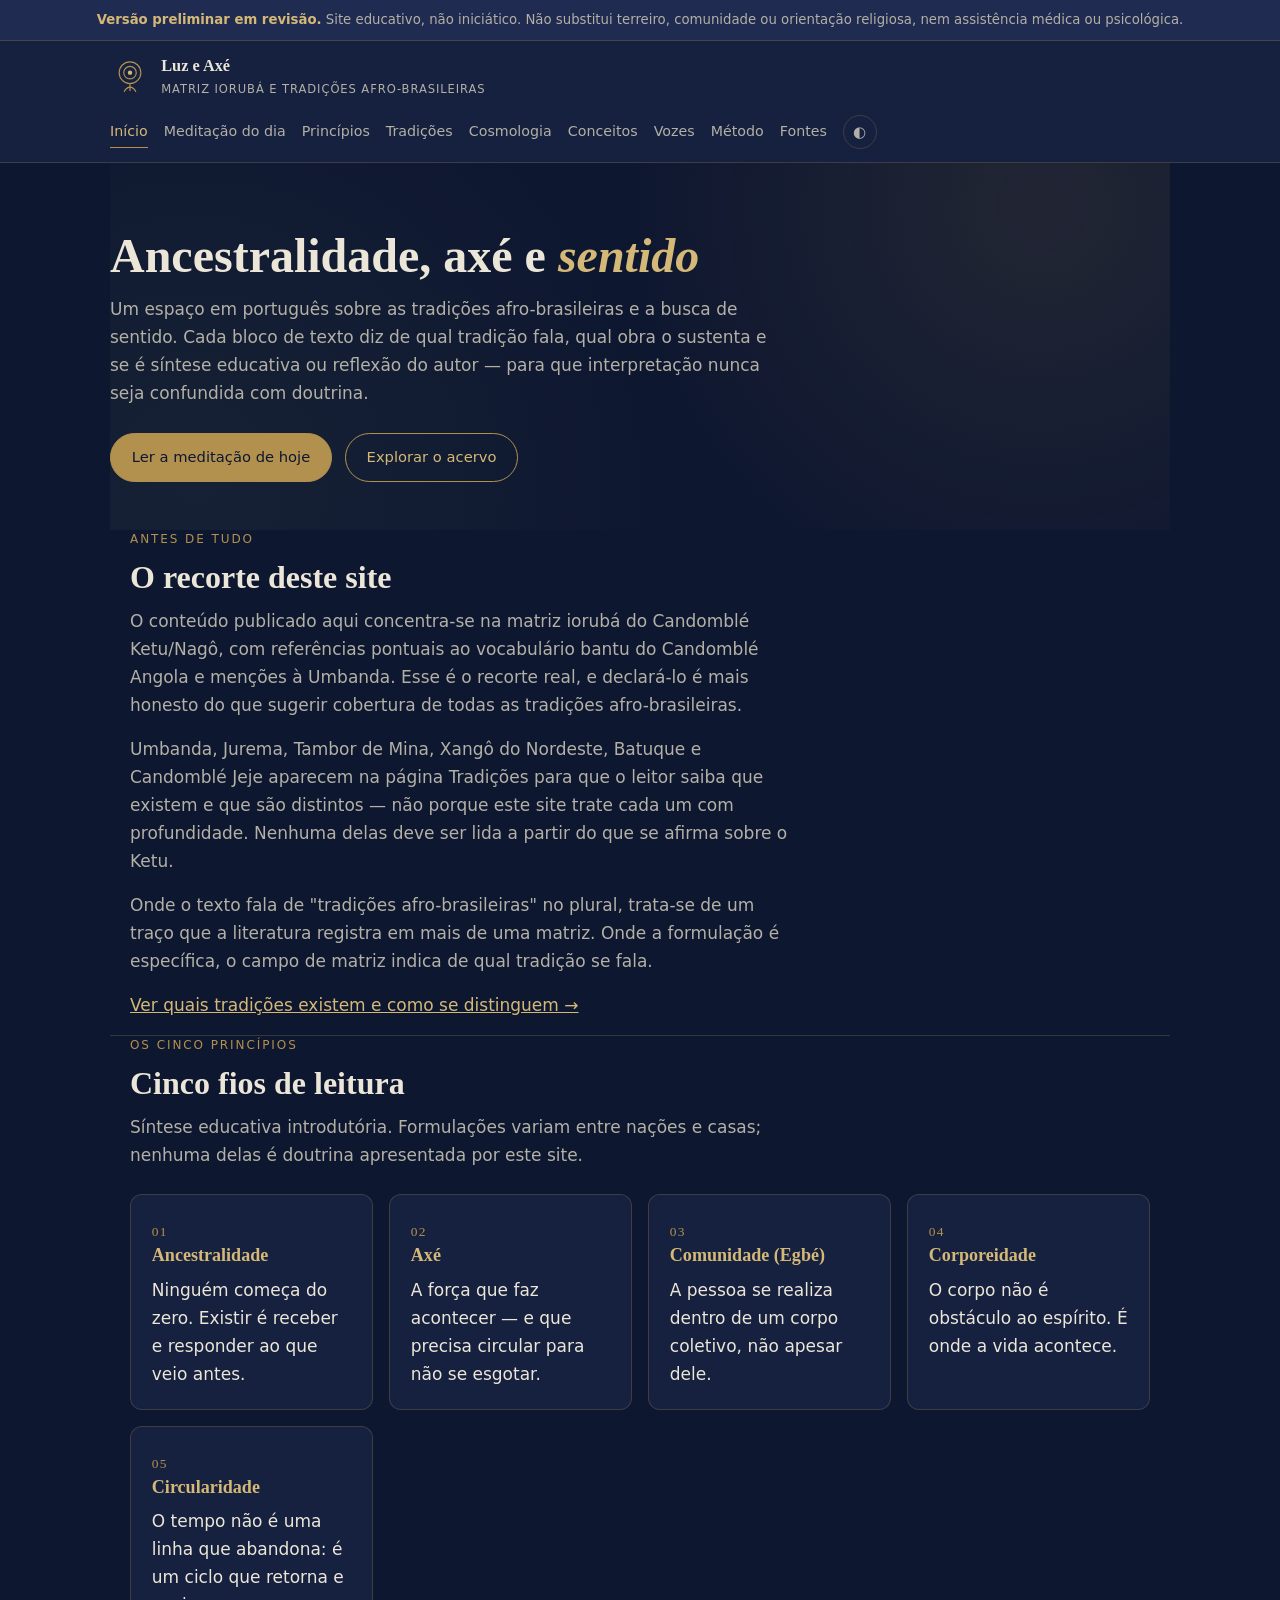
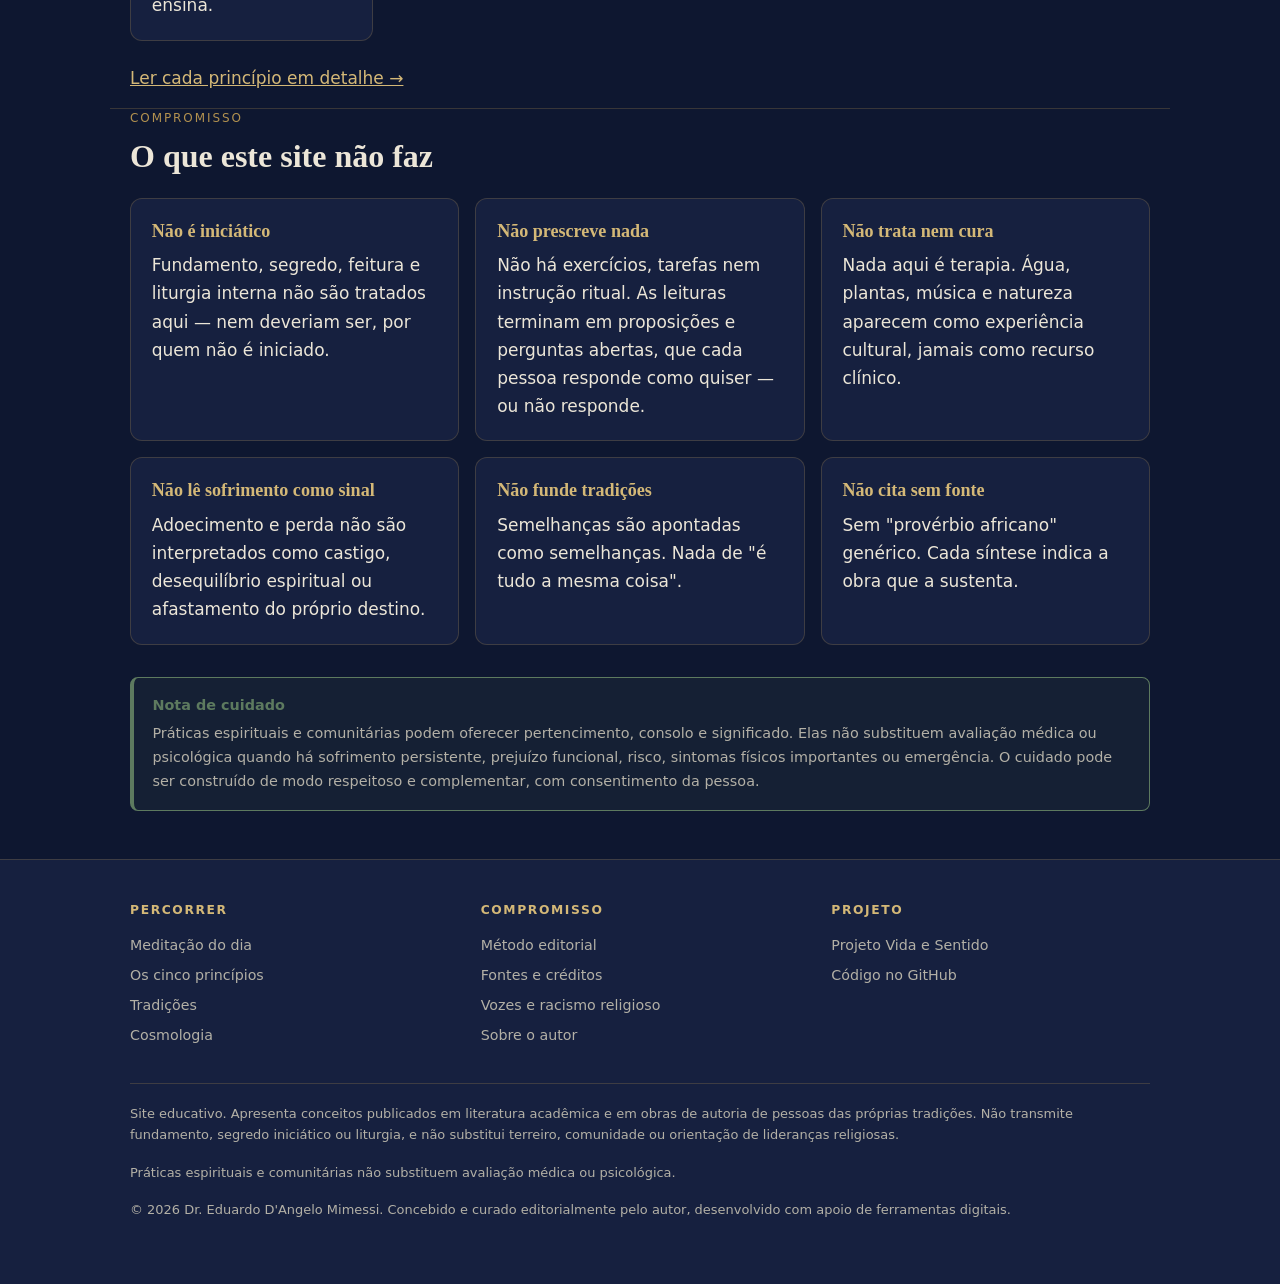
<file: docs/index.html>
<!doctype html>
<html lang="pt-BR" data-tema="escuro">
<head>
<meta charset="utf-8">
<meta name="viewport" content="width=device-width, initial-scale=1, viewport-fit=cover">
<title>Luz e Axé — Matriz iorubá e tradições afro-brasileiras</title>
<meta name="description" content="Ancestralidade, axé, comunidade, corporeidade e circularidade a partir da matriz iorubá do Candomblé Ketu, com fontes nomeadas e distinção explícita entre tradição e reflexão autoral.">
<meta name="author" content="Dr. Eduardo D'Angelo Mimessi">
<meta name="theme-color" content="#0e1730">
<link rel="canonical" href="https://luzeaxe.com.br/">
<meta property="og:type" content="website">
<meta property="og:locale" content="pt_BR">
<meta property="og:site_name" content="Luz e Axé">
<meta property="og:title" content="Luz e Axé — Matriz iorubá e tradições afro-brasileiras">
<meta property="og:description" content="Ancestralidade, axé, comunidade, corporeidade e circularidade a partir da matriz iorubá do Candomblé Ketu, com fontes nomeadas e distinção explícita entre tradição e reflexão autoral.">
<link rel="manifest" href="manifest.webmanifest">
<link rel="stylesheet" href="assets/css/site.css">
</head>
<body>
<a class="pular" href="#conteudo">Ir para o conteúdo</a>

<div class="tarja">
  <strong>Versão preliminar em revisão.</strong> Site educativo, não iniciático. Não substitui terreiro, comunidade ou orientação religiosa, nem assistência médica ou psicológica.
</div>

<header class="topo">
  <div class="envolt topo-linha">
    <a class="marca" href="index.html">
      <svg class="selo-marca" viewBox="0 0 48 48" aria-hidden="true" focusable="false">
  <circle cx="24" cy="20" r="13"/><circle cx="24" cy="20" r="7.5"/>
  <circle class="nucleo" cx="24" cy="20" r="2.6"/>
  <path d="M24 33 V42 M24 37 C20 38 18 40 17 43 M24 37 C28 38 30 40 31 43"/>
</svg>
      <span><b>Luz e Axé</b><span>Matriz iorubá e tradições afro-brasileiras</span></span>
    </a>
    <nav class="menu" aria-label="Principal">
        <a href="index.html" aria-current="page">Início</a>
        <a href="devocional.html">Meditação do dia</a>
        <a href="principios.html">Princípios</a>
        <a href="tradicoes.html">Tradições</a>
        <a href="orixas.html">Cosmologia</a>
        <a href="conceitos.html">Conceitos</a>
        <a href="vozes.html">Vozes</a>
        <a href="metodo-editorial.html">Método</a>
        <a href="fontes.html">Fontes</a>
      <button class="tema" type="button" aria-label="Alternar tema">◐</button>
    </nav>
  </div>
</header>

<main id="conteudo">

  <div class="envolt hero">
    <h1>Ancestralidade, axé e <em>sentido</em></h1>
    <p class="sub">Um espaço em português sobre as tradições afro-brasileiras e a busca de sentido. Cada bloco de texto diz de qual tradição fala, qual obra o sustenta e se é síntese educativa ou reflexão do autor — para que interpretação nunca seja confundida com doutrina.</p>
    <div class="acoes">
      <a class="botao cheio" href="devocional.html">Ler a meditação de hoje</a>
      <a class="botao" href="devocional.html#acervo">Explorar o acervo</a>
    </div>
  </div>

  <section class="envolt">
    <span class="olho">Antes de tudo</span>
    <h2>O recorte deste site</h2>
    <p class="sub">O conteúdo publicado aqui concentra-se na matriz iorubá do Candomblé Ketu/Nagô, com referências pontuais ao vocabulário bantu do Candomblé Angola e menções à Umbanda. Esse é o recorte real, e declará-lo é mais honesto do que sugerir cobertura de todas as tradições afro-brasileiras.</p>
    <p class="sub">Umbanda, Jurema, Tambor de Mina, Xangô do Nordeste, Batuque e Candomblé Jeje aparecem na página Tradições para que o leitor saiba que existem e que são distintos — não porque este site trate cada um com profundidade. Nenhuma delas deve ser lida a partir do que se afirma sobre o Ketu.</p>
    <p class="sub">Onde o texto fala de "tradições afro-brasileiras" no plural, trata-se de um traço que a literatura registra em mais de uma matriz. Onde a formulação é específica, o campo de matriz indica de qual tradição se fala.</p>
    <p style="margin-top:1rem"><a href="tradicoes.html">Ver quais tradições existem e como se distinguem →</a></p>
  </section>

  <section class="envolt">
    <span class="olho">Os cinco princípios</span>
    <h2>Cinco fios de leitura</h2>
    <p class="sub">Síntese educativa introdutória. Formulações variam entre nações e casas; nenhuma delas é doutrina apresentada por este site.</p>
    <div class="grade g3" style="margin-top:1.6rem">
      <article class="cartao">
        <span class="num">01</span>
        <h3>Ancestralidade</h3>
        <p>Ninguém começa do zero. Existir é receber e responder ao que veio antes.</p>
      </article>
      <article class="cartao">
        <span class="num">02</span>
        <h3>Axé</h3>
        <p>A força que faz acontecer — e que precisa circular para não se esgotar.</p>
      </article>
      <article class="cartao">
        <span class="num">03</span>
        <h3>Comunidade (Egbé)</h3>
        <p>A pessoa se realiza dentro de um corpo coletivo, não apesar dele.</p>
      </article>
      <article class="cartao">
        <span class="num">04</span>
        <h3>Corporeidade</h3>
        <p>O corpo não é obstáculo ao espírito. É onde a vida acontece.</p>
      </article>
      <article class="cartao">
        <span class="num">05</span>
        <h3>Circularidade</h3>
        <p>O tempo não é uma linha que abandona: é um ciclo que retorna e ensina.</p>
      </article>
    </div>
    <p style="margin-top:1.4rem"><a href="principios.html">Ler cada princípio em detalhe →</a></p>
  </section>

  <section class="envolt">
    <span class="olho">Compromisso</span>
    <h2>O que este site não faz</h2>
    <div class="grade g2" style="margin-top:1.4rem">
      <article class="cartao"><h3>Não é iniciático</h3><p>Fundamento, segredo, feitura e liturgia interna não são tratados aqui — nem deveriam ser, por quem não é iniciado.</p></article>
      <article class="cartao"><h3>Não prescreve nada</h3><p>Não há exercícios, tarefas nem instrução ritual. As leituras terminam em proposições e perguntas abertas, que cada pessoa responde como quiser — ou não responde.</p></article>
      <article class="cartao"><h3>Não trata nem cura</h3><p>Nada aqui é terapia. Água, plantas, música e natureza aparecem como experiência cultural, jamais como recurso clínico.</p></article>
      <article class="cartao"><h3>Não lê sofrimento como sinal</h3><p>Adoecimento e perda não são interpretados como castigo, desequilíbrio espiritual ou afastamento do próprio destino.</p></article>
      <article class="cartao"><h3>Não funde tradições</h3><p>Semelhanças são apontadas como semelhanças. Nada de "é tudo a mesma coisa".</p></article>
      <article class="cartao"><h3>Não cita sem fonte</h3><p>Sem "provérbio africano" genérico. Cada síntese indica a obra que a sustenta.</p></article>
    </div>
  </section>

  <div class="envolt" style="padding-bottom:3rem">
    <div class="nota-cuidado">
      <strong>Nota de cuidado</strong>
      <p>Práticas espirituais e comunitárias podem oferecer pertencimento, consolo e significado. Elas não substituem avaliação médica ou psicológica quando há sofrimento persistente, prejuízo funcional, risco, sintomas físicos importantes ou emergência. O cuidado pode ser construído de modo respeitoso e complementar, com consentimento da pessoa.</p>
    </div>
  </div>
</main>

<footer class="rodape">
  <div class="envolt">
    <div class="rodape-grade">
      <div>
        <h4>Percorrer</h4>
        <a href="devocional.html">Meditação do dia</a>
        <a href="principios.html">Os cinco princípios</a>
        <a href="tradicoes.html">Tradições</a>
        <a href="orixas.html">Cosmologia</a>
      </div>
      <div>
        <h4>Compromisso</h4>
        <a href="metodo-editorial.html">Método editorial</a>
        <a href="fontes.html">Fontes e créditos</a>
        <a href="vozes.html">Vozes e racismo religioso</a>
        <a href="autor.html">Sobre o autor</a>
      </div>
      <div>
        <h4>Projeto</h4>
        <a href="https://vidaesentido.com.br" rel="noopener">Projeto Vida e Sentido</a>
        <a href="https://github.com/edumimessi/luzeaxe" rel="noopener">Código no GitHub</a>
      </div>
    </div>
    <div class="legal">
      <p>Site educativo. Apresenta conceitos publicados em literatura acadêmica e em obras de autoria de pessoas das próprias tradições. Não transmite fundamento, segredo iniciático ou liturgia, e não substitui terreiro, comunidade ou orientação de lideranças religiosas.</p>
      <p>Práticas espirituais e comunitárias não substituem avaliação médica ou psicológica.</p>
      <p>© <span id="ano">2026</span> Dr. Eduardo D'Angelo Mimessi. Concebido e curado editorialmente pelo autor, desenvolvido com apoio de ferramentas digitais.</p>
    </div>
  </div>
</footer>
<script src="assets/js/app.js"></script>

</body>
</html>
</file>
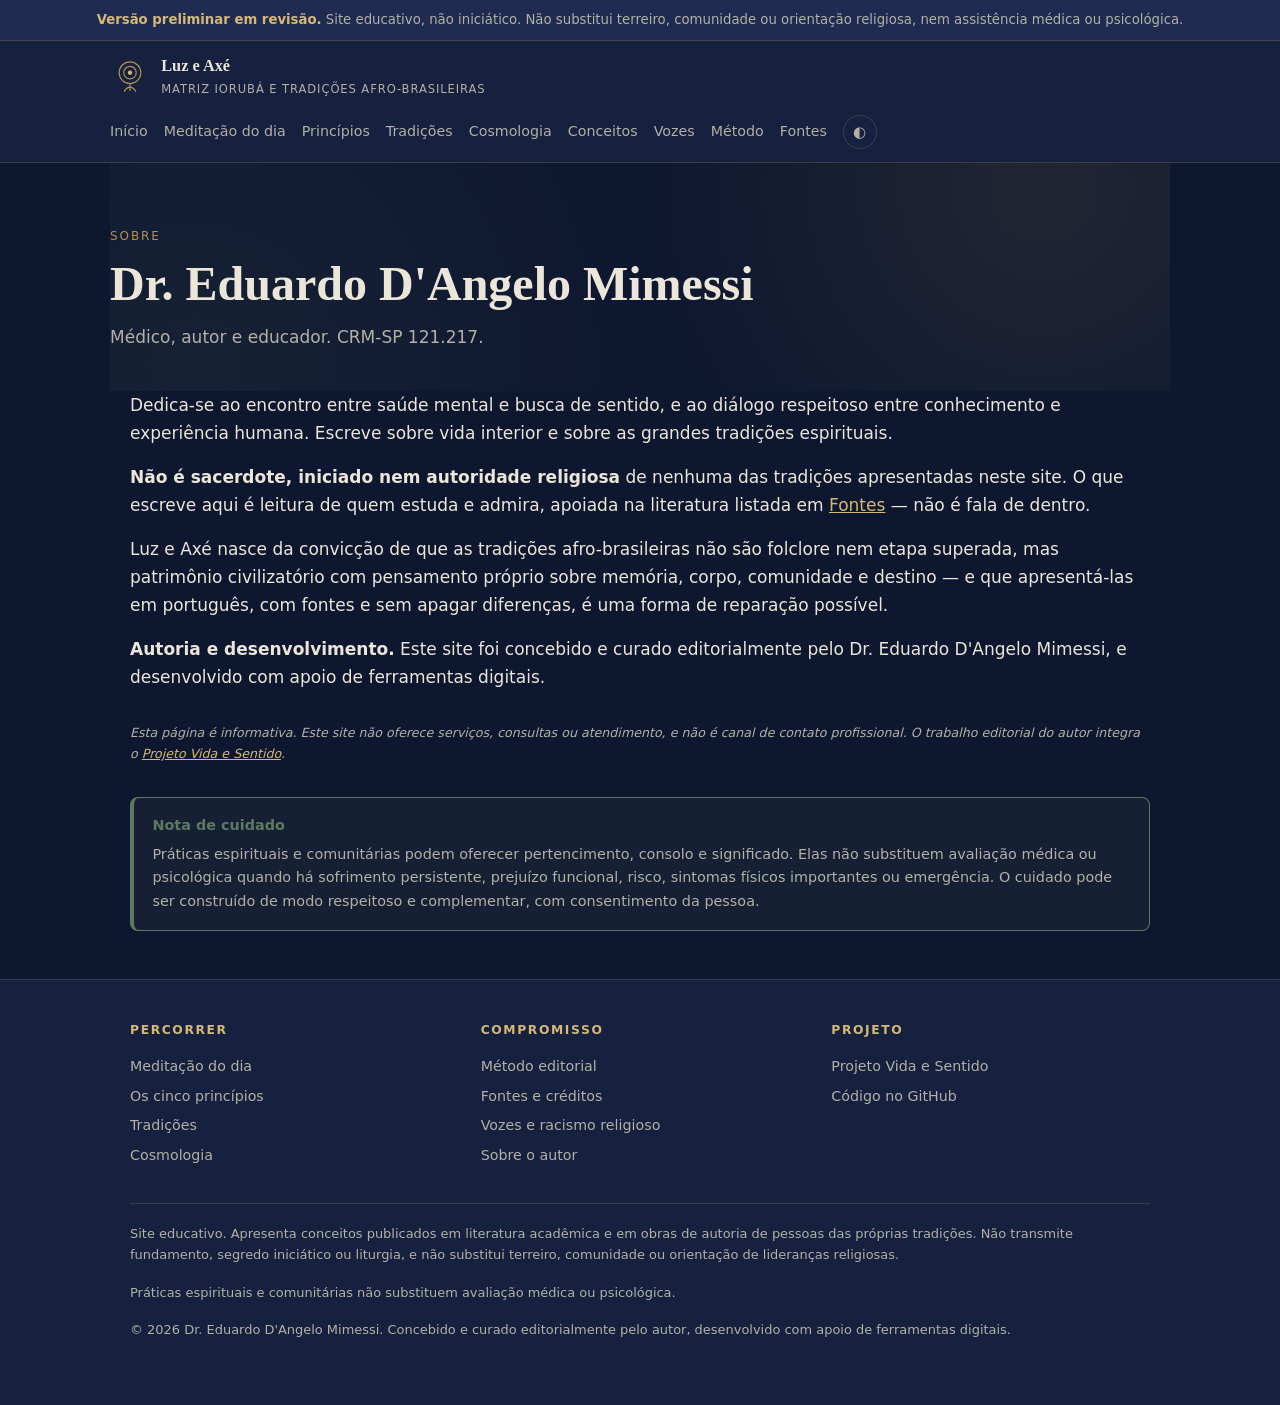
<file: docs/autor.html>
<!doctype html>
<html lang="pt-BR" data-tema="escuro">
<head>
<meta charset="utf-8">
<meta name="viewport" content="width=device-width, initial-scale=1, viewport-fit=cover">
<title>Sobre o autor — Luz e Axé</title>
<meta name="description" content="Dr. Eduardo D'Angelo Mimessi, médico, autor e educador. Quem escreve este site e em que condição.">
<meta name="author" content="Dr. Eduardo D'Angelo Mimessi">
<meta name="theme-color" content="#0e1730">
<link rel="canonical" href="https://luzeaxe.com.br/autor.html">
<meta property="og:type" content="website">
<meta property="og:locale" content="pt_BR">
<meta property="og:site_name" content="Luz e Axé">
<meta property="og:title" content="Sobre o autor — Luz e Axé">
<meta property="og:description" content="Dr. Eduardo D'Angelo Mimessi, médico, autor e educador. Quem escreve este site e em que condição.">
<link rel="manifest" href="manifest.webmanifest">
<link rel="stylesheet" href="assets/css/site.css">
</head>
<body>
<a class="pular" href="#conteudo">Ir para o conteúdo</a>

<div class="tarja">
  <strong>Versão preliminar em revisão.</strong> Site educativo, não iniciático. Não substitui terreiro, comunidade ou orientação religiosa, nem assistência médica ou psicológica.
</div>

<header class="topo">
  <div class="envolt topo-linha">
    <a class="marca" href="index.html">
      <svg class="selo-marca" viewBox="0 0 48 48" aria-hidden="true" focusable="false">
  <circle cx="24" cy="20" r="13"/><circle cx="24" cy="20" r="7.5"/>
  <circle class="nucleo" cx="24" cy="20" r="2.6"/>
  <path d="M24 33 V42 M24 37 C20 38 18 40 17 43 M24 37 C28 38 30 40 31 43"/>
</svg>
      <span><b>Luz e Axé</b><span>Matriz iorubá e tradições afro-brasileiras</span></span>
    </a>
    <nav class="menu" aria-label="Principal">
        <a href="index.html">Início</a>
        <a href="devocional.html">Meditação do dia</a>
        <a href="principios.html">Princípios</a>
        <a href="tradicoes.html">Tradições</a>
        <a href="orixas.html">Cosmologia</a>
        <a href="conceitos.html">Conceitos</a>
        <a href="vozes.html">Vozes</a>
        <a href="metodo-editorial.html">Método</a>
        <a href="fontes.html">Fontes</a>
      <button class="tema" type="button" aria-label="Alternar tema">◐</button>
    </nav>
  </div>
</header>

<main id="conteudo">

  <div class="envolt hero" style="padding-bottom:1.5rem">
    <span class="olho">Sobre</span>
    <h1>Dr. Eduardo D'Angelo Mimessi</h1>
    <p class="sub">Médico, autor e educador. CRM-SP 121.217.</p>
  </div>
  <section class="envolt" style="border-top:0;padding-top:0">
    <p>Dedica-se ao encontro entre saúde mental e busca de sentido, e ao diálogo respeitoso entre conhecimento e experiência humana. Escreve sobre vida interior e sobre as grandes tradições espirituais.</p>
    <p><strong>Não é sacerdote, iniciado nem autoridade religiosa</strong> de nenhuma das tradições apresentadas neste site. O que escreve aqui é leitura de quem estuda e admira, apoiada na literatura listada em <a href="fontes.html">Fontes</a> — não é fala de dentro.</p>
    <p>Luz e Axé nasce da convicção de que as tradições afro-brasileiras não são folclore nem etapa superada, mas patrimônio civilizatório com pensamento próprio sobre memória, corpo, comunidade e destino — e que apresentá-las em português, com fontes e sem apagar diferenças, é uma forma de reparação possível.</p>
    <p><strong>Autoria e desenvolvimento.</strong> Este site foi concebido e curado editorialmente pelo Dr. Eduardo D'Angelo Mimessi, e desenvolvido com apoio de ferramentas digitais.</p>
    <p class="origem" style="margin-top:2rem">Esta página é informativa. Este site não oferece serviços, consultas ou atendimento, e não é canal de contato profissional. O trabalho editorial do autor integra o <a href="https://vidaesentido.com.br" rel="noopener">Projeto Vida e Sentido</a>.</p>
  </section>

  <div class="envolt" style="padding-bottom:3rem">
    <div class="nota-cuidado">
      <strong>Nota de cuidado</strong>
      <p>Práticas espirituais e comunitárias podem oferecer pertencimento, consolo e significado. Elas não substituem avaliação médica ou psicológica quando há sofrimento persistente, prejuízo funcional, risco, sintomas físicos importantes ou emergência. O cuidado pode ser construído de modo respeitoso e complementar, com consentimento da pessoa.</p>
    </div>
  </div>
</main>

<footer class="rodape">
  <div class="envolt">
    <div class="rodape-grade">
      <div>
        <h4>Percorrer</h4>
        <a href="devocional.html">Meditação do dia</a>
        <a href="principios.html">Os cinco princípios</a>
        <a href="tradicoes.html">Tradições</a>
        <a href="orixas.html">Cosmologia</a>
      </div>
      <div>
        <h4>Compromisso</h4>
        <a href="metodo-editorial.html">Método editorial</a>
        <a href="fontes.html">Fontes e créditos</a>
        <a href="vozes.html">Vozes e racismo religioso</a>
        <a href="autor.html">Sobre o autor</a>
      </div>
      <div>
        <h4>Projeto</h4>
        <a href="https://vidaesentido.com.br" rel="noopener">Projeto Vida e Sentido</a>
        <a href="https://github.com/edumimessi/luzeaxe" rel="noopener">Código no GitHub</a>
      </div>
    </div>
    <div class="legal">
      <p>Site educativo. Apresenta conceitos publicados em literatura acadêmica e em obras de autoria de pessoas das próprias tradições. Não transmite fundamento, segredo iniciático ou liturgia, e não substitui terreiro, comunidade ou orientação de lideranças religiosas.</p>
      <p>Práticas espirituais e comunitárias não substituem avaliação médica ou psicológica.</p>
      <p>© <span id="ano">2026</span> Dr. Eduardo D'Angelo Mimessi. Concebido e curado editorialmente pelo autor, desenvolvido com apoio de ferramentas digitais.</p>
    </div>
  </div>
</footer>
<script src="assets/js/app.js"></script>

</body>
</html>
</file>
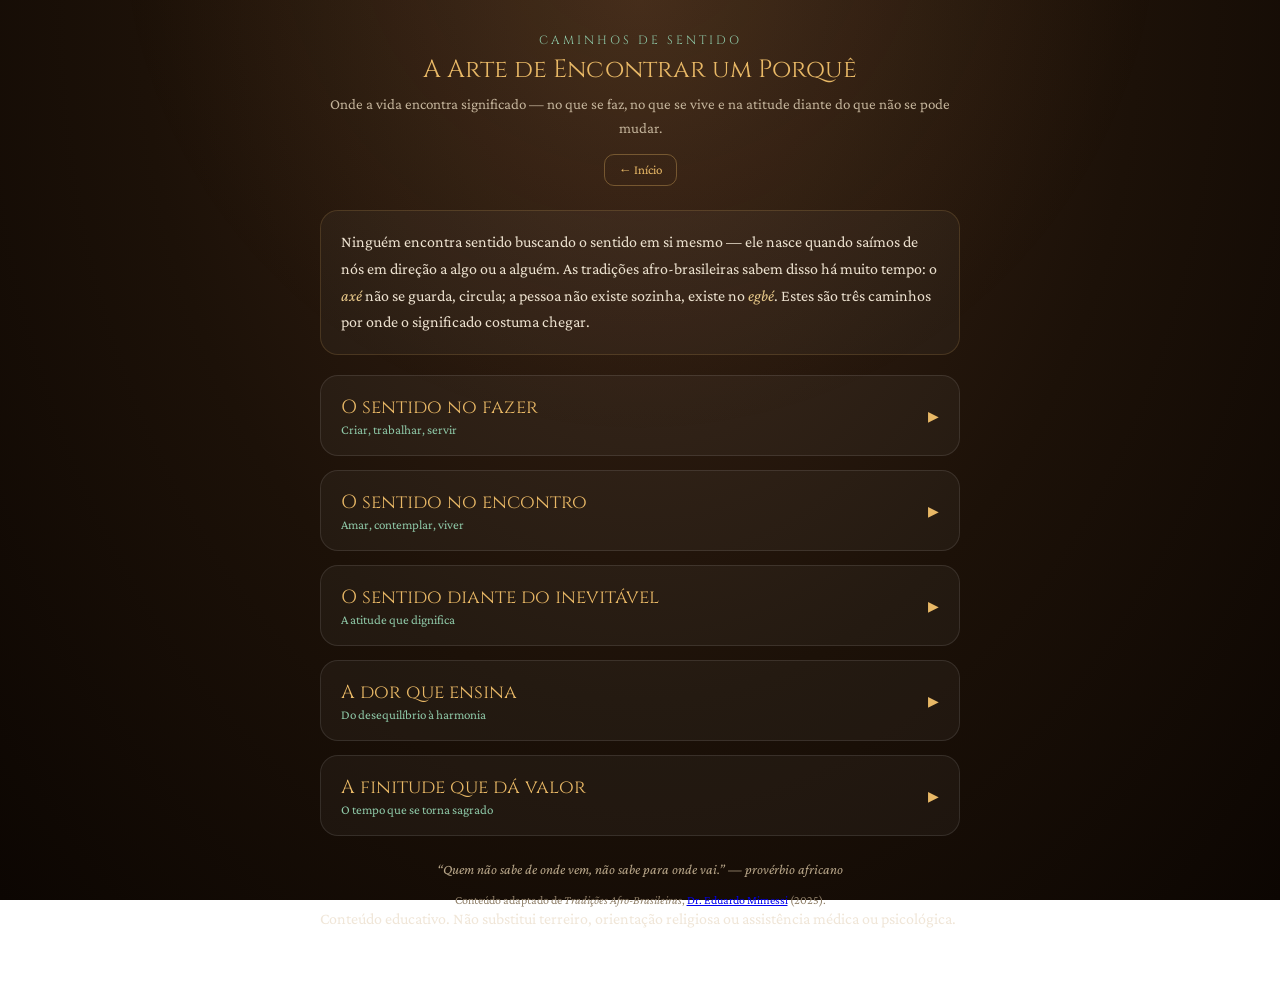
<file: docs/caminhos.html>
<!doctype html>
<html lang="pt-BR">
<head>
  <meta charset="UTF-8" />
  <meta name="viewport" content="width=device-width, initial-scale=1.0" />
  <title>Caminhos de Sentido — Luz e Axé</title>
  <meta name="description" content="Reflexões sobre propósito, valores e a arte de encontrar significado para a vida — inclusive diante do sofrimento — à luz das tradições afro-brasileiras. Por Dr. Eduardo Mimessi." />
  <meta name="theme-color" content="#1c1108" />
  <meta http-equiv="Cache-Control" content="no-cache, must-revalidate" />
  <link rel="preconnect" href="https://fonts.googleapis.com" />
  <link rel="preconnect" href="https://fonts.gstatic.com" crossorigin />
  <link href="https://fonts.googleapis.com/css2?family=Cinzel:wght@500;700&family=Crimson+Pro:ital,wght@0,400;0,600;1,400&display=swap" rel="stylesheet" />
  <style>
    * { margin:0; padding:0; box-sizing:border-box; }
    html,body { min-height:100%; }
    body { min-height:100vh; padding:32px 20px 56px; font-family:"Crimson Pro",Georgia,serif; color:#f0e6d8;
      background:radial-gradient(ellipse at 50% 0%, #3a2416 0%, #1c1108 55%, #0c0602 100%); background-attachment:fixed; }
    .rays { position:fixed; inset:0; pointer-events:none; z-index:0; opacity:.5;
      background:radial-gradient(circle at 50% -10%, rgba(232,184,102,.16), transparent 45%); }
    .wrap { position:relative; z-index:1; width:100%; max-width:640px; margin:0 auto; }
    header { text-align:center; margin-bottom:24px; }
    .kicker { font-family:"Cinzel",serif; font-size:12px; letter-spacing:3px; text-transform:uppercase; color:#8fc9a8; }
    .h1 { font-family:"Cinzel",serif; font-size:25px; color:#e8b866; margin-top:6px; line-height:1.25; }
    .lead { font-size:15px; color:#c3b39a; margin-top:8px; line-height:1.55; }
    .backlink { display:inline-block; margin-top:14px; font-size:13px; color:#e8b866; text-decoration:none;
      border:1px solid rgba(232,184,102,.35); padding:7px 14px; border-radius:10px; }
    .backlink:hover { background:rgba(232,184,102,.12); }
    .intro { background:rgba(255,255,255,.035); border:1px solid rgba(232,184,102,.16); border-radius:18px;
      padding:18px 20px; margin-bottom:20px; font-size:16px; line-height:1.68; color:#ece1cf; }
    .intro em { color:#e8c98a; }
    .p { background:rgba(255,255,255,.04); border:1px solid rgba(255,255,255,.10); border-radius:18px;
      padding:18px 20px; margin-bottom:14px; overflow:hidden; }
    .p > summary { cursor:pointer; list-style:none; display:flex; align-items:center; justify-content:space-between; gap:10px; }
    .p > summary::-webkit-details-marker { display:none; }
    .pn { font-family:"Cinzel",serif; font-size:19px; color:#e8b866; }
    .ps { font-size:13px; color:#8fc9a8; margin-top:2px; }
    .chev { color:#e8b866; transition:transform .2s; font-size:14px; }
    .p[open] > summary .chev { transform:rotate(90deg); }
    .body { margin-top:14px; }
    .body p { font-size:16.5px; line-height:1.72; color:#ece1cf; margin-bottom:13px; text-align:justify; }
    .body p:last-child { margin-bottom:0; }
    .body em { color:#e8c98a; }
    .foot { text-align:center; margin-top:22px; font-size:12px; color:#8f7f68; line-height:1.6; }
    .foot .frase { font-style:italic; color:#b8a689; font-size:14px; display:block; margin-bottom:10px; }
  </style>
</head>
<body>
  <div class="rays"></div>
  <div class="wrap">
    <header>
      <div class="kicker">Caminhos de Sentido</div>
      <div class="h1">A Arte de Encontrar um Porquê</div>
      <p class="lead">Onde a vida encontra significado — no que se faz, no que se vive e na atitude diante do que não se pode mudar.</p>
      <a class="backlink" href="index.html">← Início</a>
    </header>

    <div class="intro">
      <p>Ninguém encontra sentido buscando o sentido em si mesmo — ele nasce quando saímos de nós em direção a
      algo ou a alguém. As tradições afro-brasileiras sabem disso há muito tempo: o <em>axé</em> não se guarda,
      circula; a pessoa não existe sozinha, existe no <em>egbé</em>. Estes são três caminhos por onde o significado
      costuma chegar.</p>
    </div>

    <details class="p">
      <summary><div><div class="pn">O sentido no fazer</div><div class="ps">Criar, trabalhar, servir</div></div><span class="chev">▶</span></summary>
      <div class="body">
        <p>Há um sentido que nasce daquilo que fazemos e criamos — do trabalho que deixa uma marca, da obra que
        carrega a nossa visão de mundo, do gesto que transforma alguma coisa ao redor. É o <em>axé</em> em ação:
        a força vital que não se acumula parada, mas se realiza no criar e no fazer.</p>
        <p>E a forma mais profunda desse caminho talvez seja <em>servir</em>. Quando cuidamos de alguém, quando
        contribuímos para a comunidade, quando nos fazemos úteis a algo maior do que nós, deixamos de girar em
        torno de nós mesmos — e é justamente aí que a vida ganha peso. Quem se fixa apenas em si adoece; quem se
        entrega a uma tarefa que o transcende encontra um porquê para levantar de manhã.</p>
      </div>
    </details>

    <details class="p">
      <summary><div><div class="pn">O sentido no encontro</div><div class="ps">Amar, contemplar, viver</div></div><span class="chev">▶</span></summary>
      <div class="body">
        <p>Nem todo sentido vem do que fazemos: muito dele vem daquilo que nos deixamos viver. A beleza da
        natureza, a música, a dança, o sabor de um encontro verdadeiro — tudo isso é fonte legítima de plenitude.
        Nas tradições afro-brasileiras, o corpo não se opõe ao espírito: ele é caminho de saber e de comunhão.
        Sente-se o sagrado na pele, no ritmo, na presença.</p>
        <p>E a mais alta dessas vivências é o amor — não como simples atração, mas como a capacidade de enxergar
        o outro no que ele tem de único e insubstituível. Abrir-se para amar, para se maravilhar, para se deixar
        tocar pela existência: quem preserva essa capacidade nunca fica sem razões para viver, porque o mundo
        inteiro se torna oferta.</p>
      </div>
    </details>

    <details class="p">
      <summary><div><div class="pn">O sentido diante do inevitável</div><div class="ps">A atitude que dignifica</div></div><span class="chev">▶</span></summary>
      <div class="body">
        <p>Há dores que se podem mudar — e, para essas, agimos. Mas há aquilo que não se pode mudar: a perda, a
        doença que não passa, o limite que veio para ficar. Diante do imutável, ainda resta uma liberdade que
        ninguém nos tira: a de escolher <em>como</em> vamos atravessá-lo.</p>
        <p>As tradições afro-brasileiras nasceram e floresceram em meio à adversidade, e ensinaram algo raro:
        resistir sem perder a alegria. Dançar não porque a vida é fácil, mas porque a vida é sagrada. Celebrar
        mesmo em tempos difíceis é uma afirmação espiritual poderosa. Quando o sofrimento é inevitável, a maneira
        digna de enfrentá-lo pode se tornar, ela mesma, uma das formas mais altas de sentido.</p>
      </div>
    </details>

    <details class="p">
      <summary><div><div class="pn">A dor que ensina</div><div class="ps">Do desequilíbrio à harmonia</div></div><span class="chev">▶</span></summary>
      <div class="body">
        <p>Nossa época tem pressa de anestesiar toda dor, de negá-la ou medicá-la depressa. Mas há sofrimentos
        que, acolhidos, ensinam. Na visão afro-brasileira, a doença é um desequilíbrio, e a cura é o retorno à
        harmonia — não apenas do corpo, mas dos vínculos, da relação com a natureza, com a comunidade, com os que
        vieram antes.</p>
        <p>Curar, nesse sentido, é reconectar. É perguntar-se o que saiu do lugar e o que precisa ser reparado
        — nas relações, no ritmo de vida, na direção que se tomou. A dor deixa de ser apenas peso quando encontra
        um sentido: então ela se torna mestra, e não inimiga.</p>
      </div>
    </details>

    <details class="p">
      <summary><div><div class="pn">A finitude que dá valor</div><div class="ps">O tempo que se torna sagrado</div></div><span class="chev">▶</span></summary>
      <div class="body">
        <p>Vivemos como se o tempo fosse infinito, e por isso o desperdiçamos. Mas é justamente porque a vida
        acaba que cada gesto ganha valor. A cosmovisão afro-brasileira vê o tempo como círculo: tudo retorna,
        tudo se refaz, e a morte não é o fim de uma linha, mas parte de uma continuidade — os ancestrais não
        estão ausentes, seguem presentes em cada gesto e em cada palavra.</p>
        <p>Reconhecer a própria finitude não é motivo de angústia, mas de clareza. Pergunte-se: que legado eu
        gostaria de deixar? Que histórias e saberes quero transmitir a quem vier depois? Caminhar para frente
        com os pés firmados nas pegadas dos ancestrais — e, ao mesmo tempo, semeando para os que ainda virão —
        é descobrir um propósito que atravessa até a morte.</p>
      </div>
    </details>

    <p class="foot">
      <span class="frase">“Quem não sabe de onde vem, não sabe para onde vai.” — provérbio africano</span>
      Conteúdo adaptado de <em>Tradições Afro-Brasileiras</em>, <a href="autor.html">Dr. Eduardo Mimessi</a> (2025).
    </p>
  </div>
  <aside class="wrap" aria-label="Nota de cuidado">
    <p>Conteúdo educativo. Não substitui terreiro, orientação religiosa ou assistência médica ou psicológica.</p>
  </aside>
</body>
</html>
</file>
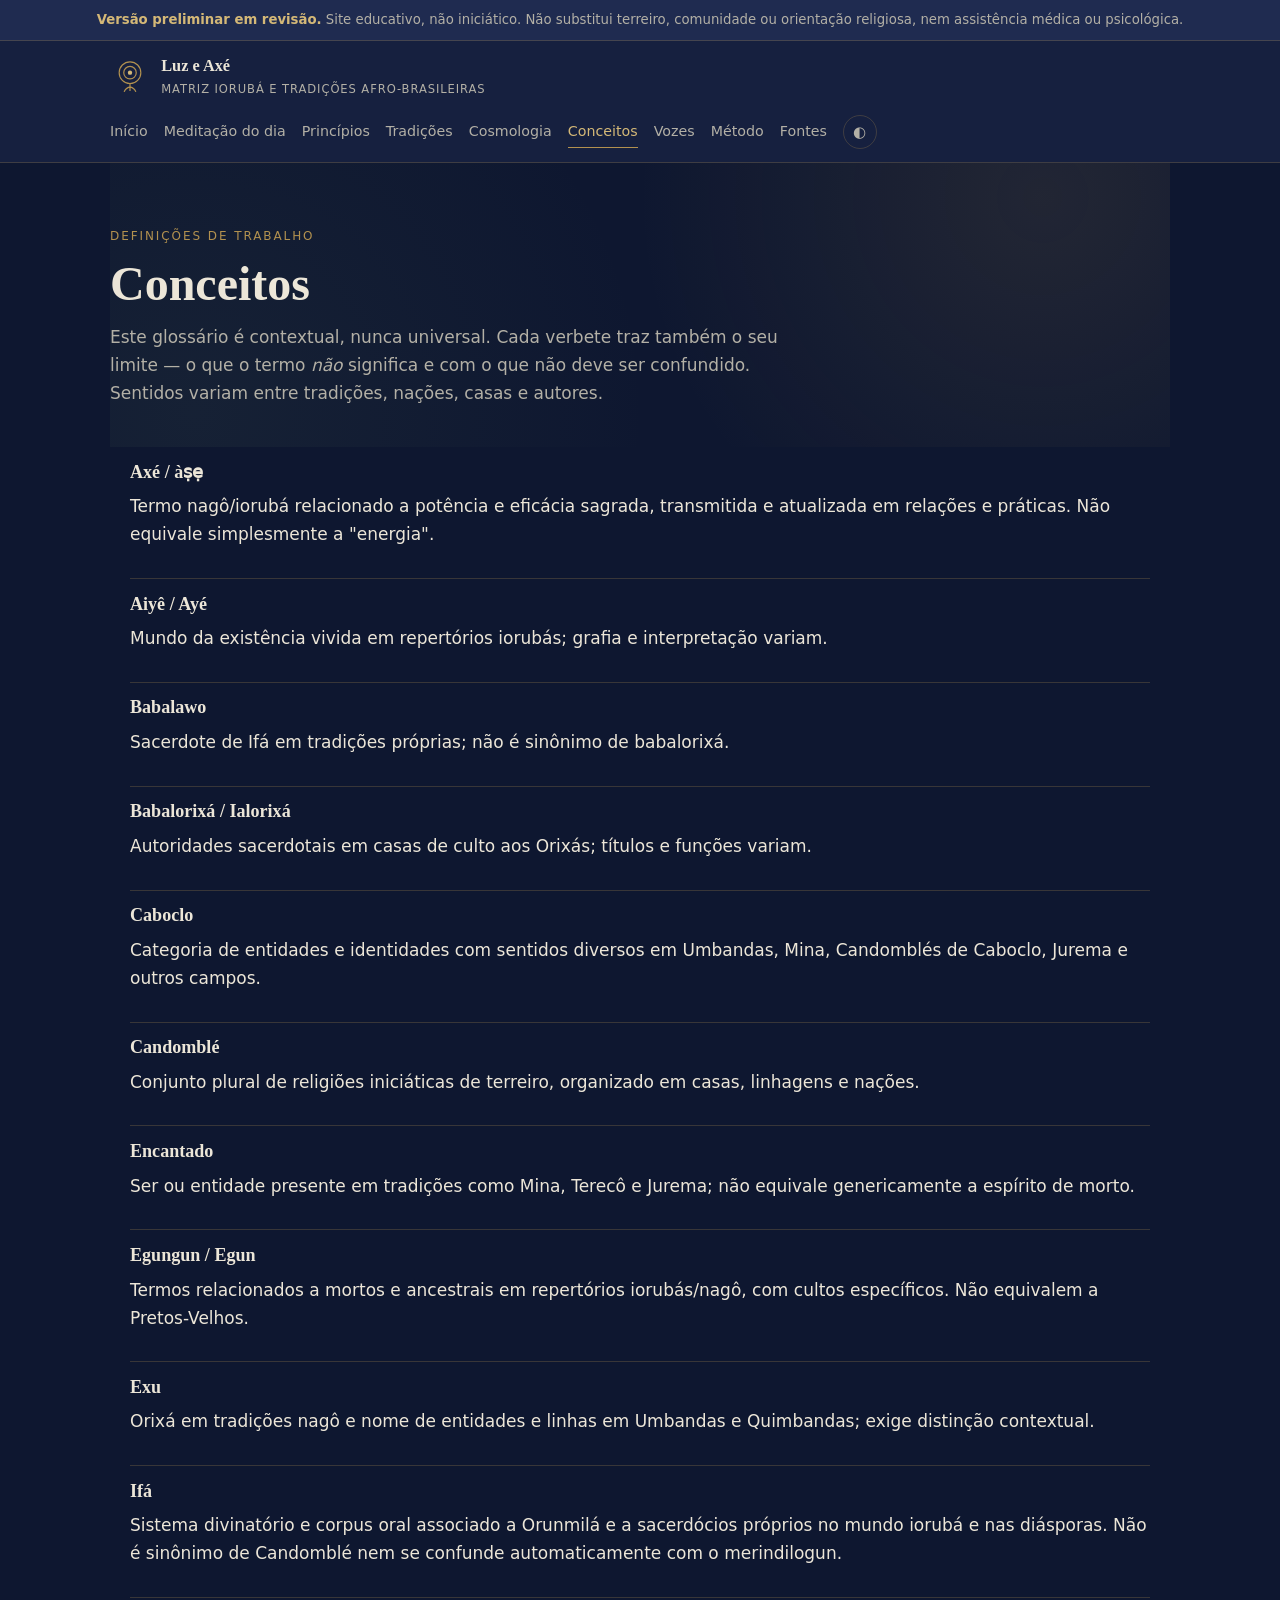
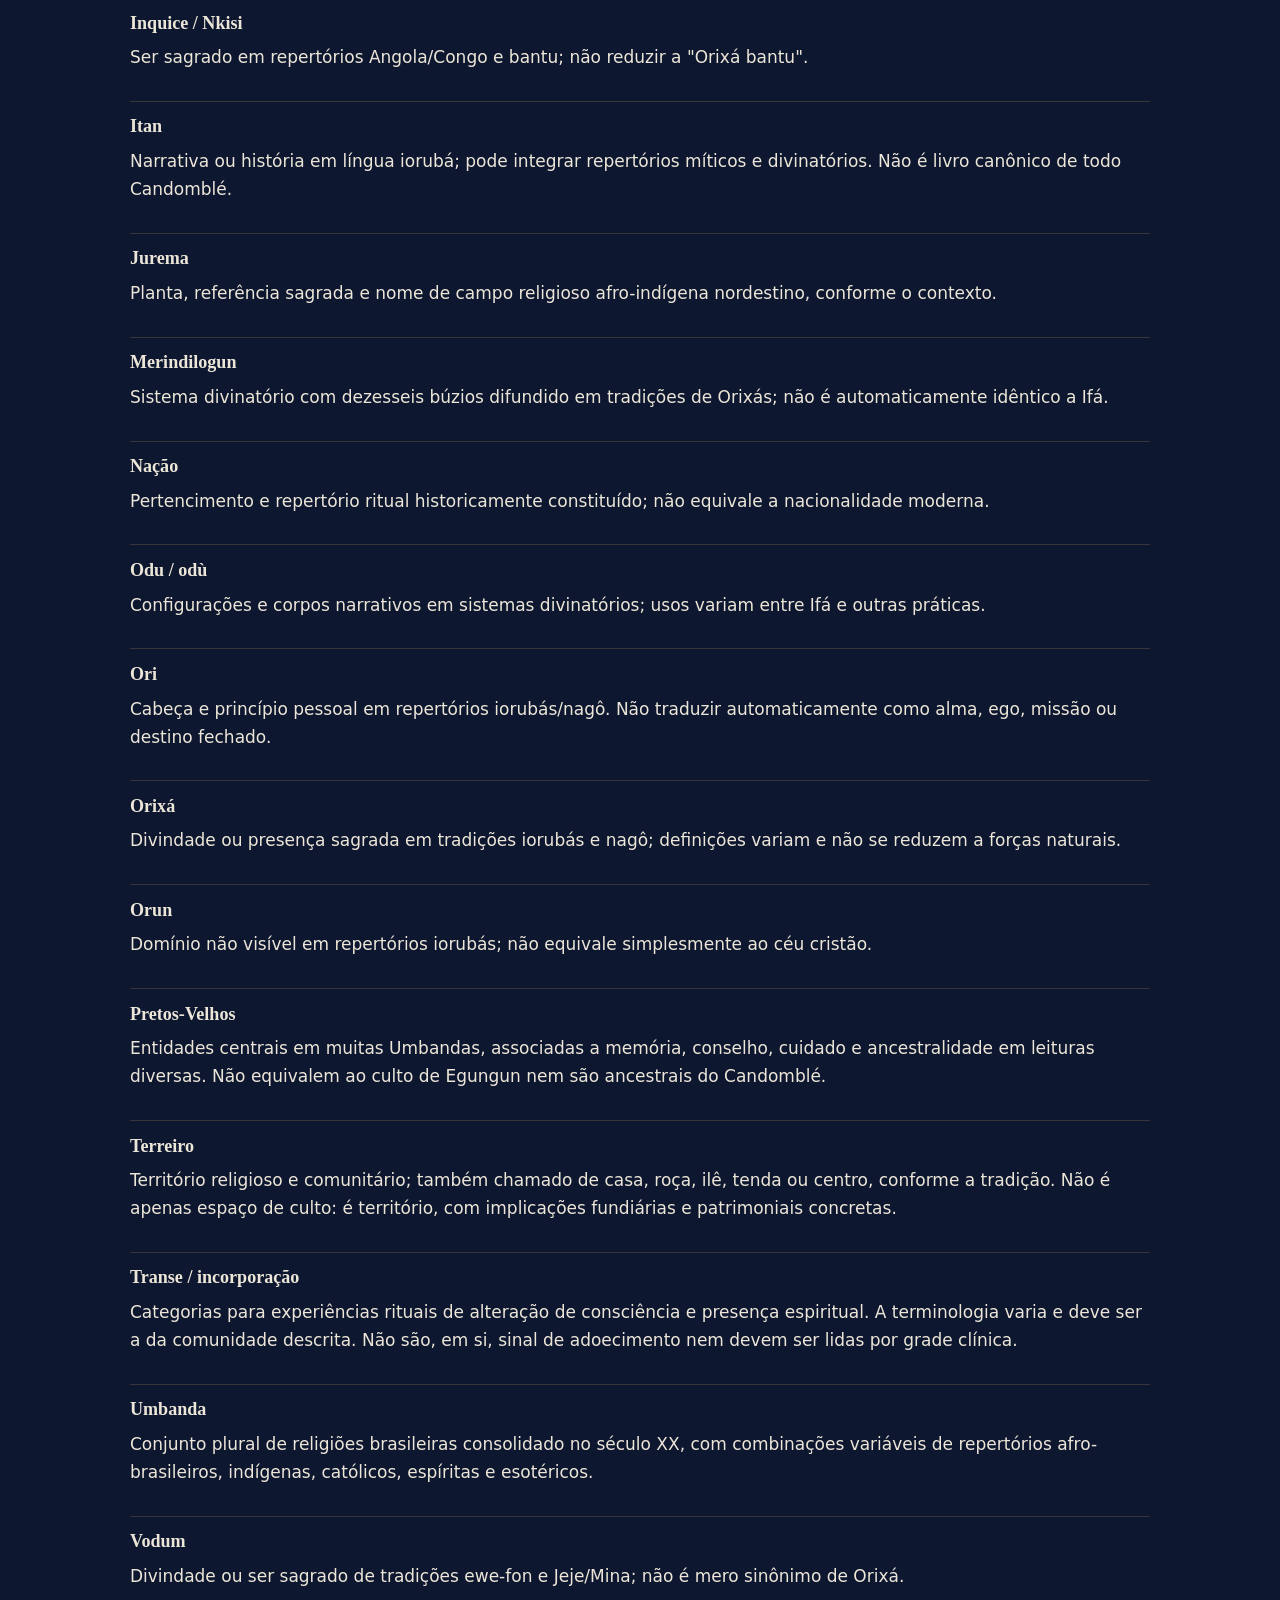
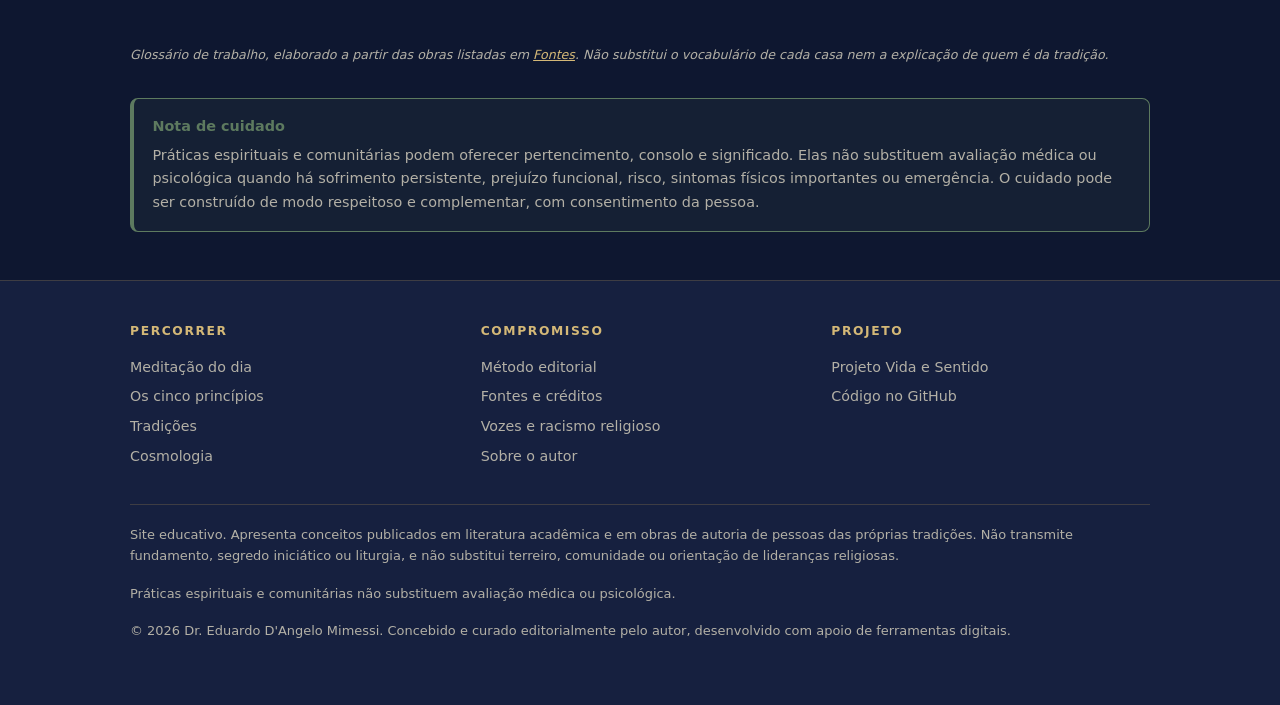
<file: docs/conceitos.html>
<!doctype html>
<html lang="pt-BR" data-tema="escuro">
<head>
<meta charset="utf-8">
<meta name="viewport" content="width=device-width, initial-scale=1, viewport-fit=cover">
<title>Conceitos — glossário de trabalho | Luz e Axé</title>
<meta name="description" content="Glossário contextual de termos das tradições afro-brasileiras: axé, ori, orixá, vodum, inquice, encantado, egun, preto-velho, exu, terreiro e outros, com limites declarados.">
<meta name="author" content="Dr. Eduardo D'Angelo Mimessi">
<meta name="theme-color" content="#0e1730">
<link rel="canonical" href="https://luzeaxe.com.br/conceitos.html">
<meta property="og:type" content="website">
<meta property="og:locale" content="pt_BR">
<meta property="og:site_name" content="Luz e Axé">
<meta property="og:title" content="Conceitos — glossário de trabalho | Luz e Axé">
<meta property="og:description" content="Glossário contextual de termos das tradições afro-brasileiras: axé, ori, orixá, vodum, inquice, encantado, egun, preto-velho, exu, terreiro e outros, com limites declarados.">
<link rel="manifest" href="manifest.webmanifest">
<link rel="stylesheet" href="assets/css/site.css">
</head>
<body>
<a class="pular" href="#conteudo">Ir para o conteúdo</a>

<div class="tarja">
  <strong>Versão preliminar em revisão.</strong> Site educativo, não iniciático. Não substitui terreiro, comunidade ou orientação religiosa, nem assistência médica ou psicológica.
</div>

<header class="topo">
  <div class="envolt topo-linha">
    <a class="marca" href="index.html">
      <svg class="selo-marca" viewBox="0 0 48 48" aria-hidden="true" focusable="false">
  <circle cx="24" cy="20" r="13"/><circle cx="24" cy="20" r="7.5"/>
  <circle class="nucleo" cx="24" cy="20" r="2.6"/>
  <path d="M24 33 V42 M24 37 C20 38 18 40 17 43 M24 37 C28 38 30 40 31 43"/>
</svg>
      <span><b>Luz e Axé</b><span>Matriz iorubá e tradições afro-brasileiras</span></span>
    </a>
    <nav class="menu" aria-label="Principal">
        <a href="index.html">Início</a>
        <a href="devocional.html">Meditação do dia</a>
        <a href="principios.html">Princípios</a>
        <a href="tradicoes.html">Tradições</a>
        <a href="orixas.html">Cosmologia</a>
        <a href="conceitos.html" aria-current="page">Conceitos</a>
        <a href="vozes.html">Vozes</a>
        <a href="metodo-editorial.html">Método</a>
        <a href="fontes.html">Fontes</a>
      <button class="tema" type="button" aria-label="Alternar tema">◐</button>
    </nav>
  </div>
</header>

<main id="conteudo">

  <div class="envolt hero" style="padding-bottom:1.5rem">
    <span class="olho">Definições de trabalho</span>
    <h1>Conceitos</h1>
    <p class="sub">Este glossário é contextual, nunca universal. Cada verbete traz também o seu limite — o que o termo <em>não</em> significa e com o que não deve ser confundido. Sentidos variam entre tradições, nações, casas e autores.</p>
  </div>
  <section class="envolt" style="border-top:0;padding-top:0">
    <ul class="limpa">
      <li><h3>Axé / àṣẹ</h3><p>Termo nagô/iorubá relacionado a potência e eficácia sagrada, transmitida e atualizada em relações e práticas. Não equivale simplesmente a "energia".</p></li>
      <li><h3>Aiyê / Ayé</h3><p>Mundo da existência vivida em repertórios iorubás; grafia e interpretação variam.</p></li>
      <li><h3>Babalawo</h3><p>Sacerdote de Ifá em tradições próprias; não é sinônimo de babalorixá.</p></li>
      <li><h3>Babalorixá / Ialorixá</h3><p>Autoridades sacerdotais em casas de culto aos Orixás; títulos e funções variam.</p></li>
      <li><h3>Caboclo</h3><p>Categoria de entidades e identidades com sentidos diversos em Umbandas, Mina, Candomblés de Caboclo, Jurema e outros campos.</p></li>
      <li><h3>Candomblé</h3><p>Conjunto plural de religiões iniciáticas de terreiro, organizado em casas, linhagens e nações.</p></li>
      <li><h3>Encantado</h3><p>Ser ou entidade presente em tradições como Mina, Terecô e Jurema; não equivale genericamente a espírito de morto.</p></li>
      <li><h3>Egungun / Egun</h3><p>Termos relacionados a mortos e ancestrais em repertórios iorubás/nagô, com cultos específicos. Não equivalem a Pretos-Velhos.</p></li>
      <li><h3>Exu</h3><p>Orixá em tradições nagô e nome de entidades e linhas em Umbandas e Quimbandas; exige distinção contextual.</p></li>
      <li><h3>Ifá</h3><p>Sistema divinatório e corpus oral associado a Orunmilá e a sacerdócios próprios no mundo iorubá e nas diásporas. Não é sinônimo de Candomblé nem se confunde automaticamente com o merindilogun.</p></li>
      <li><h3>Inquice / Nkisi</h3><p>Ser sagrado em repertórios Angola/Congo e bantu; não reduzir a "Orixá bantu".</p></li>
      <li><h3>Itan</h3><p>Narrativa ou história em língua iorubá; pode integrar repertórios míticos e divinatórios. Não é livro canônico de todo Candomblé.</p></li>
      <li><h3>Jurema</h3><p>Planta, referência sagrada e nome de campo religioso afro-indígena nordestino, conforme o contexto.</p></li>
      <li><h3>Merindilogun</h3><p>Sistema divinatório com dezesseis búzios difundido em tradições de Orixás; não é automaticamente idêntico a Ifá.</p></li>
      <li><h3>Nação</h3><p>Pertencimento e repertório ritual historicamente constituído; não equivale a nacionalidade moderna.</p></li>
      <li><h3>Odu / odù</h3><p>Configurações e corpos narrativos em sistemas divinatórios; usos variam entre Ifá e outras práticas.</p></li>
      <li><h3>Ori</h3><p>Cabeça e princípio pessoal em repertórios iorubás/nagô. Não traduzir automaticamente como alma, ego, missão ou destino fechado.</p></li>
      <li><h3>Orixá</h3><p>Divindade ou presença sagrada em tradições iorubás e nagô; definições variam e não se reduzem a forças naturais.</p></li>
      <li><h3>Orun</h3><p>Domínio não visível em repertórios iorubás; não equivale simplesmente ao céu cristão.</p></li>
      <li><h3>Pretos-Velhos</h3><p>Entidades centrais em muitas Umbandas, associadas a memória, conselho, cuidado e ancestralidade em leituras diversas. Não equivalem ao culto de Egungun nem são ancestrais do Candomblé.</p></li>
      <li><h3>Terreiro</h3><p>Território religioso e comunitário; também chamado de casa, roça, ilê, tenda ou centro, conforme a tradição. Não é apenas espaço de culto: é território, com implicações fundiárias e patrimoniais concretas.</p></li>
      <li><h3>Transe / incorporação</h3><p>Categorias para experiências rituais de alteração de consciência e presença espiritual. A terminologia varia e deve ser a da comunidade descrita. Não são, em si, sinal de adoecimento nem devem ser lidas por grade clínica.</p></li>
      <li><h3>Umbanda</h3><p>Conjunto plural de religiões brasileiras consolidado no século XX, com combinações variáveis de repertórios afro-brasileiros, indígenas, católicos, espíritas e esotéricos.</p></li>
      <li><h3>Vodum</h3><p>Divindade ou ser sagrado de tradições ewe-fon e Jeje/Mina; não é mero sinônimo de Orixá.</p></li>
    </ul>
    <p class="origem" style="margin-top:1.6rem">Glossário de trabalho, elaborado a partir das obras listadas em <a href="fontes.html">Fontes</a>. Não substitui o vocabulário de cada casa nem a explicação de quem é da tradição.</p>
  </section>

  <div class="envolt" style="padding-bottom:3rem">
    <div class="nota-cuidado">
      <strong>Nota de cuidado</strong>
      <p>Práticas espirituais e comunitárias podem oferecer pertencimento, consolo e significado. Elas não substituem avaliação médica ou psicológica quando há sofrimento persistente, prejuízo funcional, risco, sintomas físicos importantes ou emergência. O cuidado pode ser construído de modo respeitoso e complementar, com consentimento da pessoa.</p>
    </div>
  </div>
</main>

<footer class="rodape">
  <div class="envolt">
    <div class="rodape-grade">
      <div>
        <h4>Percorrer</h4>
        <a href="devocional.html">Meditação do dia</a>
        <a href="principios.html">Os cinco princípios</a>
        <a href="tradicoes.html">Tradições</a>
        <a href="orixas.html">Cosmologia</a>
      </div>
      <div>
        <h4>Compromisso</h4>
        <a href="metodo-editorial.html">Método editorial</a>
        <a href="fontes.html">Fontes e créditos</a>
        <a href="vozes.html">Vozes e racismo religioso</a>
        <a href="autor.html">Sobre o autor</a>
      </div>
      <div>
        <h4>Projeto</h4>
        <a href="https://vidaesentido.com.br" rel="noopener">Projeto Vida e Sentido</a>
        <a href="https://github.com/edumimessi/luzeaxe" rel="noopener">Código no GitHub</a>
      </div>
    </div>
    <div class="legal">
      <p>Site educativo. Apresenta conceitos publicados em literatura acadêmica e em obras de autoria de pessoas das próprias tradições. Não transmite fundamento, segredo iniciático ou liturgia, e não substitui terreiro, comunidade ou orientação de lideranças religiosas.</p>
      <p>Práticas espirituais e comunitárias não substituem avaliação médica ou psicológica.</p>
      <p>© <span id="ano">2026</span> Dr. Eduardo D'Angelo Mimessi. Concebido e curado editorialmente pelo autor, desenvolvido com apoio de ferramentas digitais.</p>
    </div>
  </div>
</footer>
<script src="assets/js/app.js"></script>

</body>
</html>
</file>
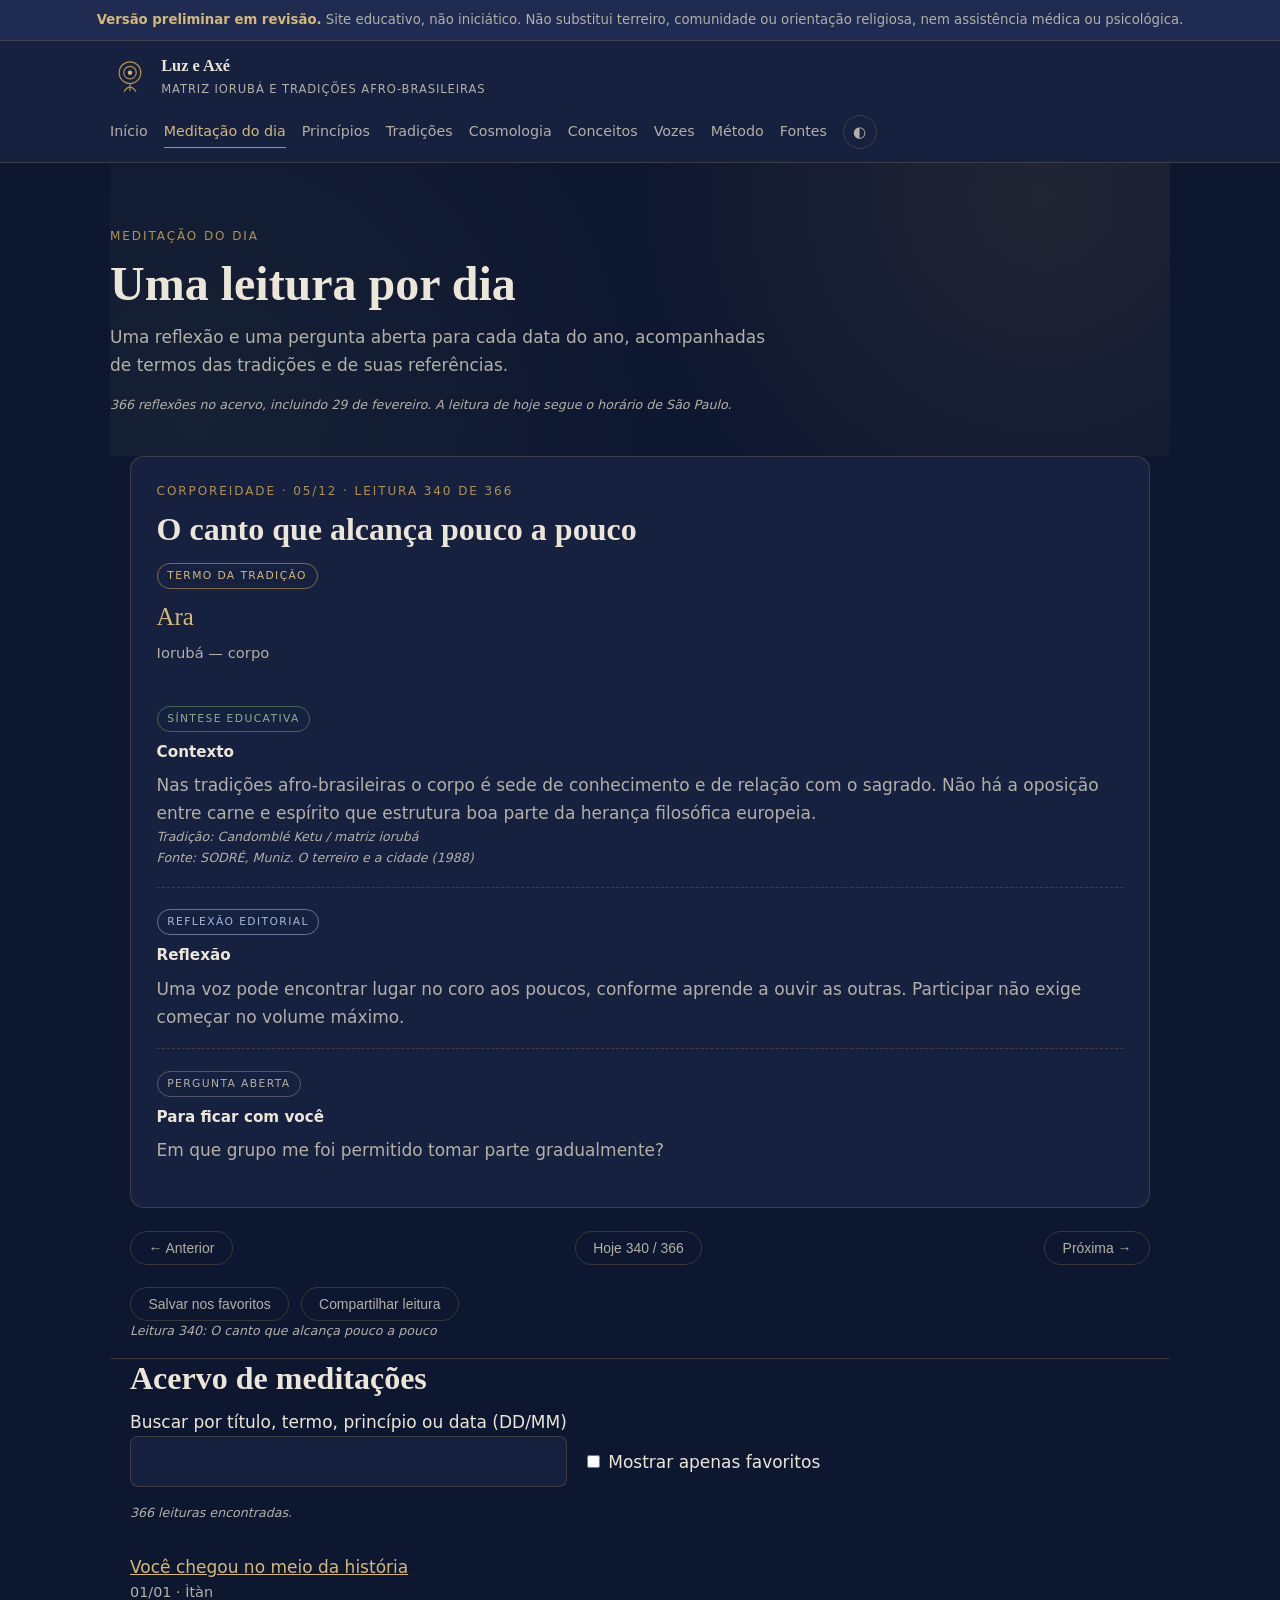
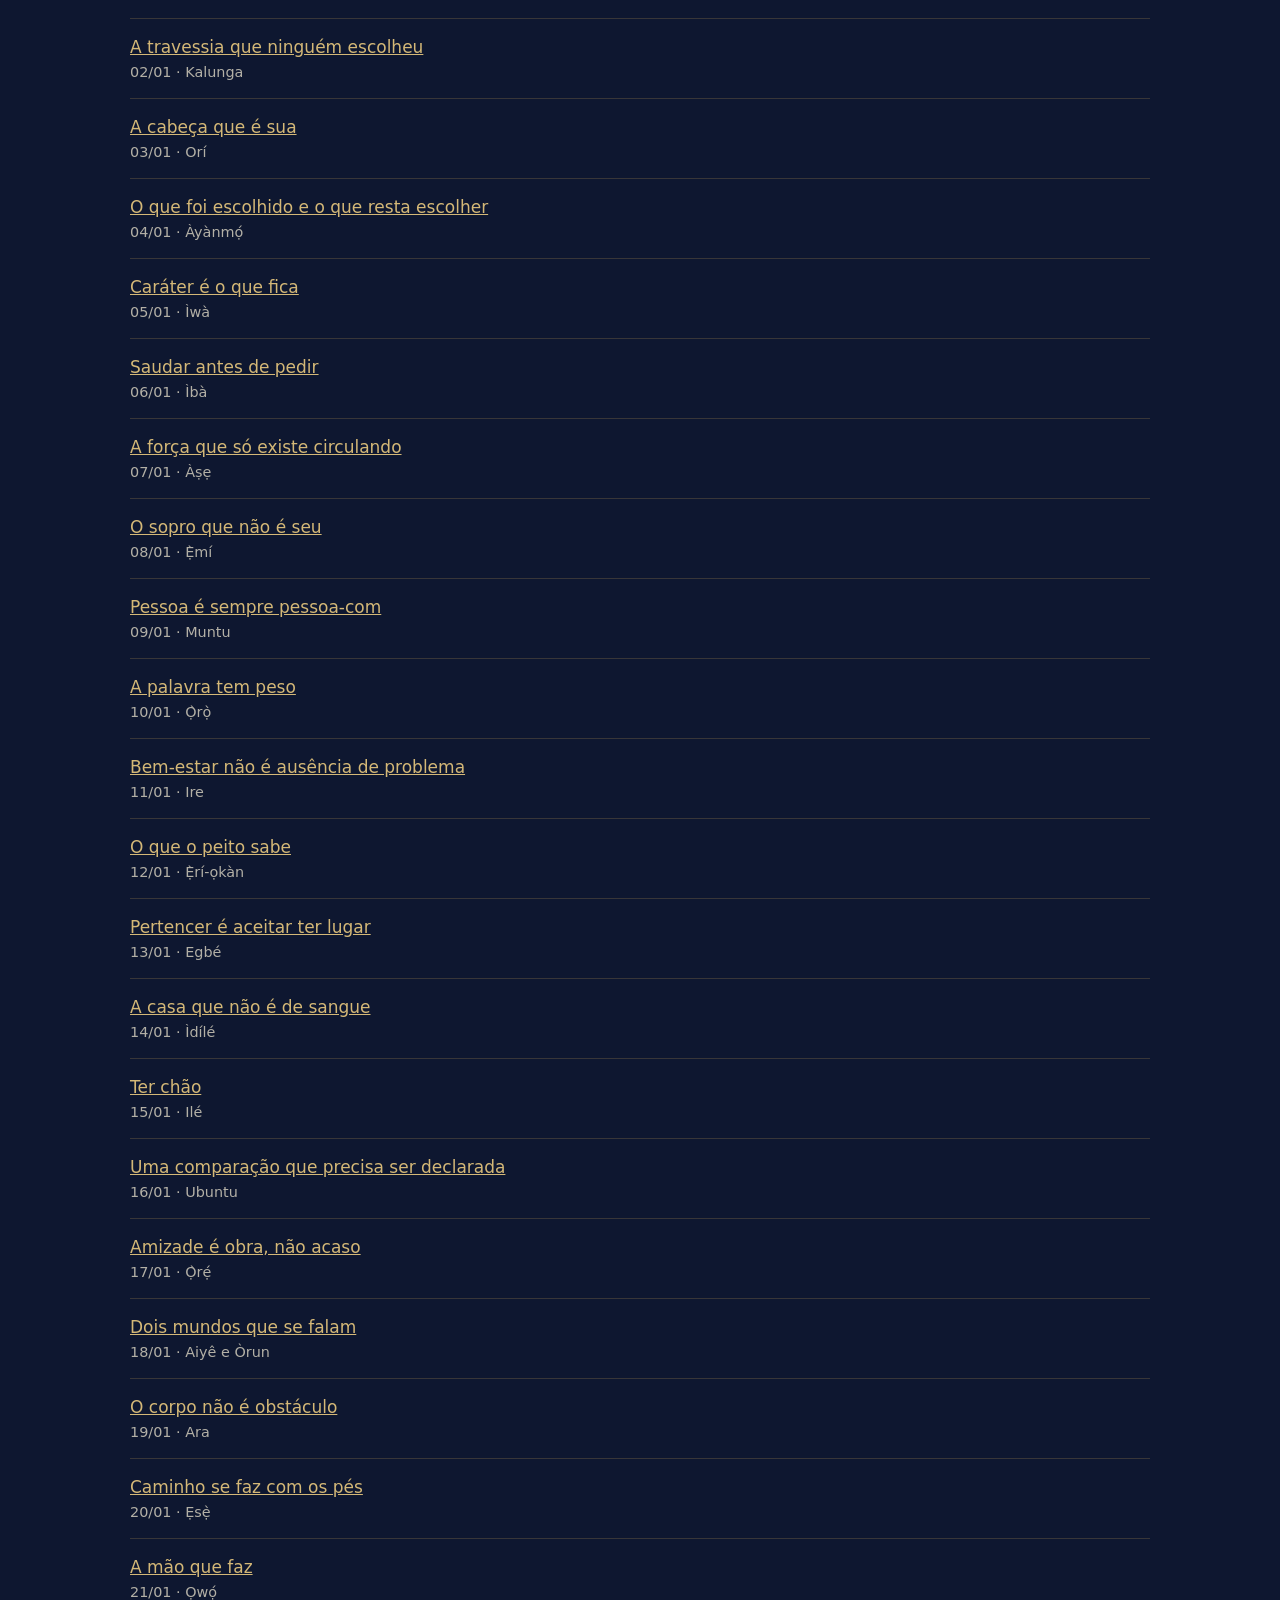
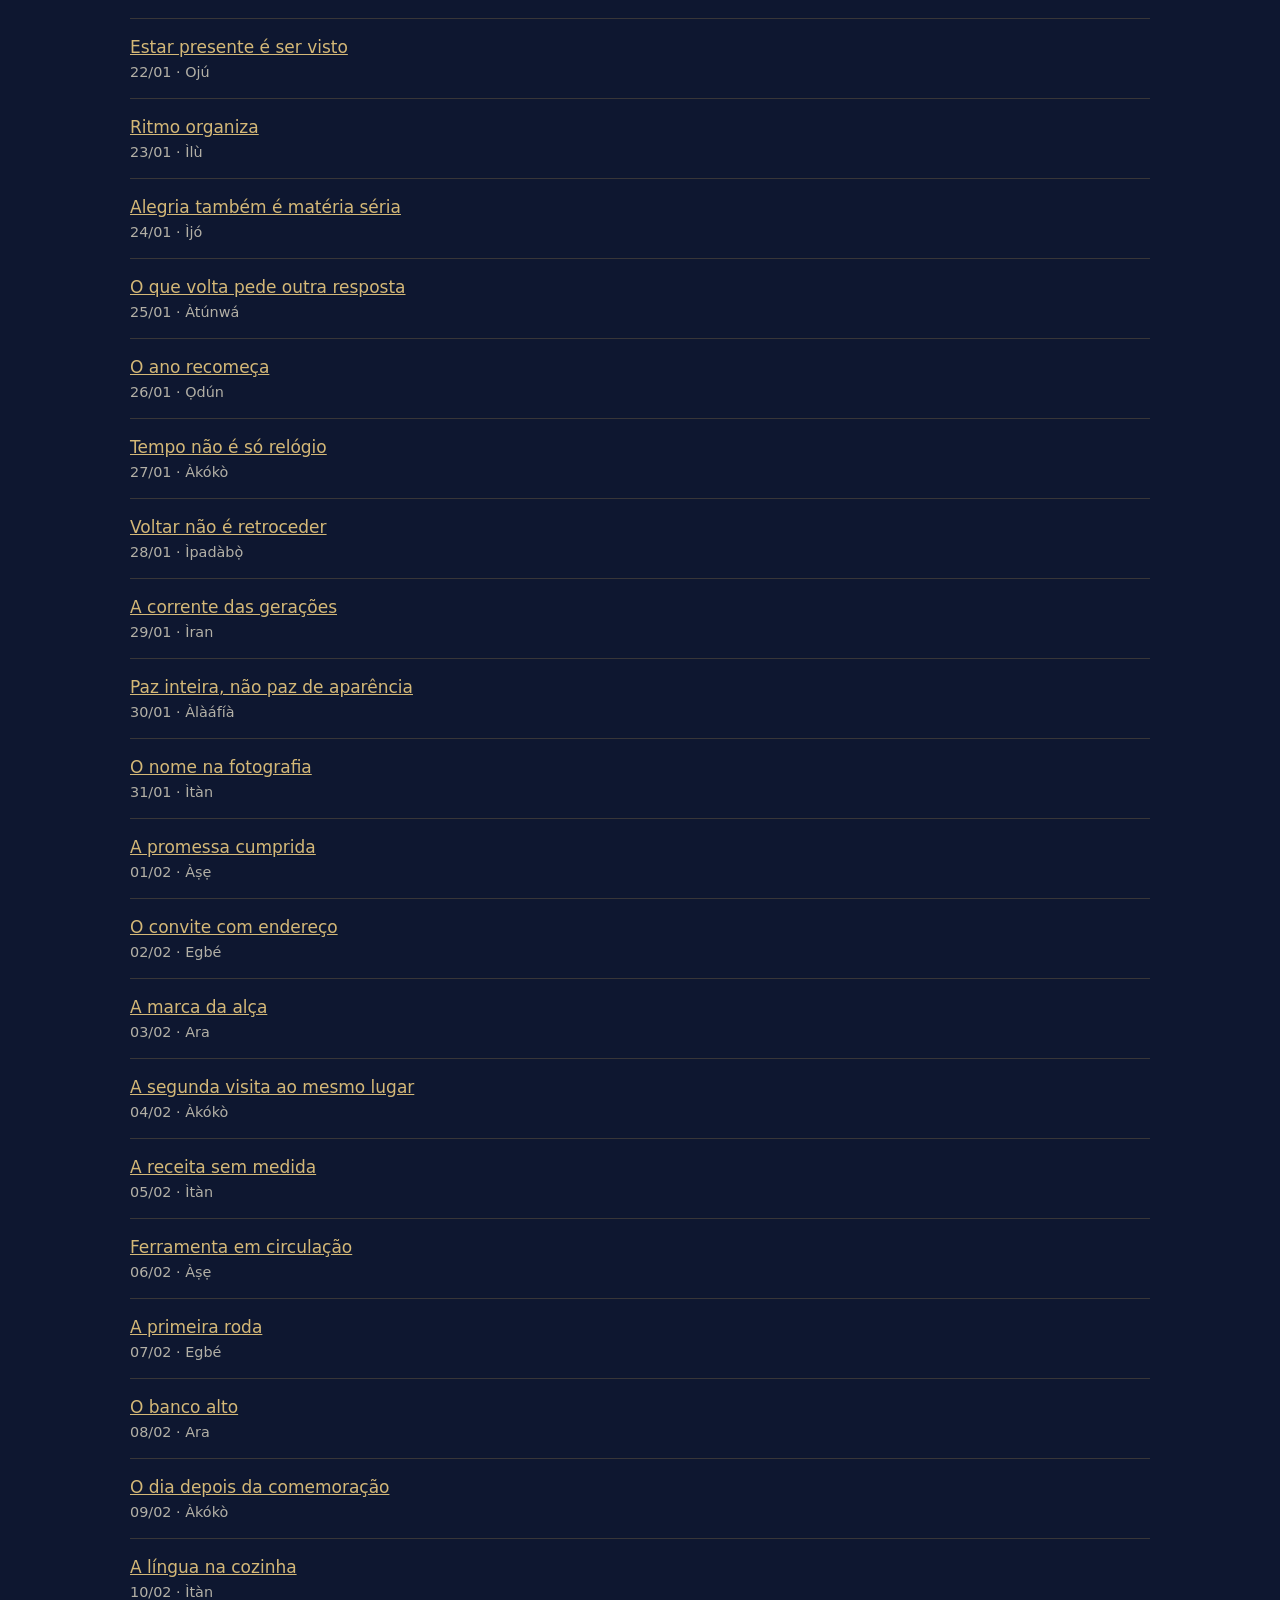
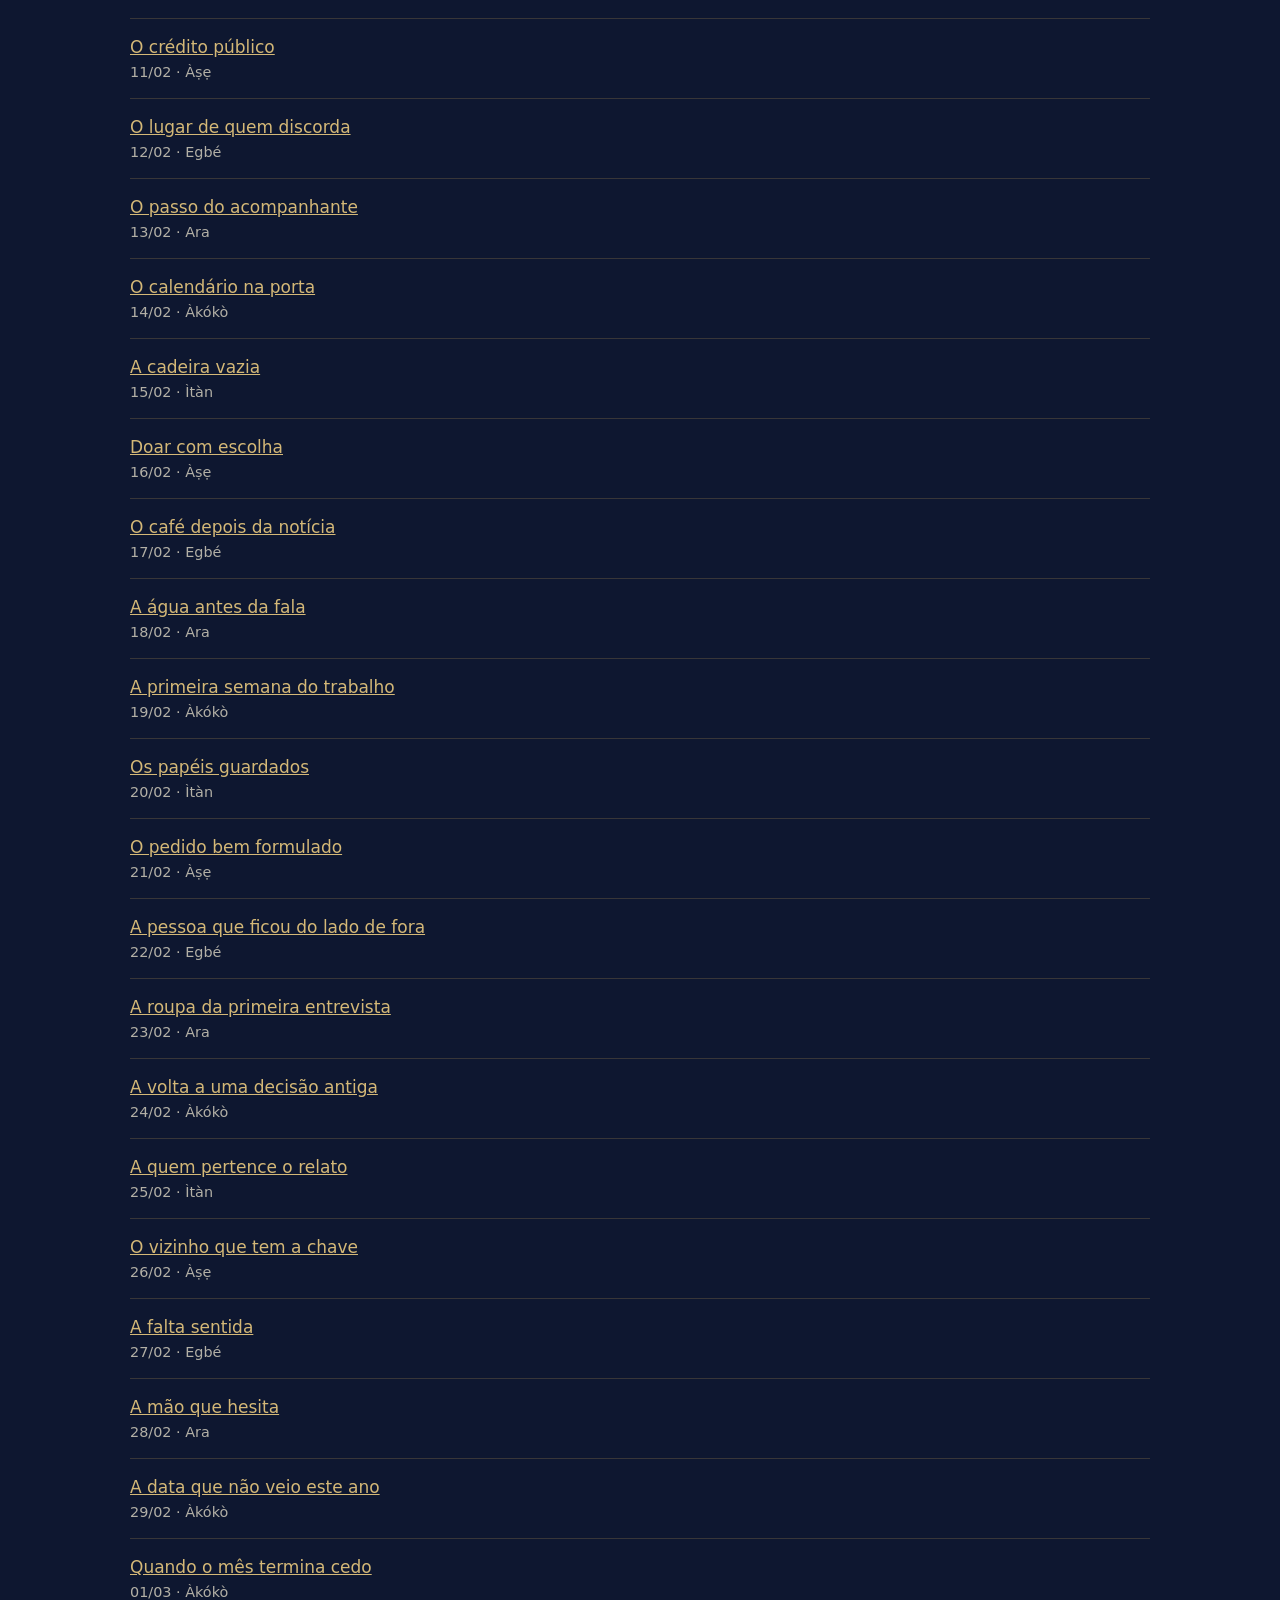
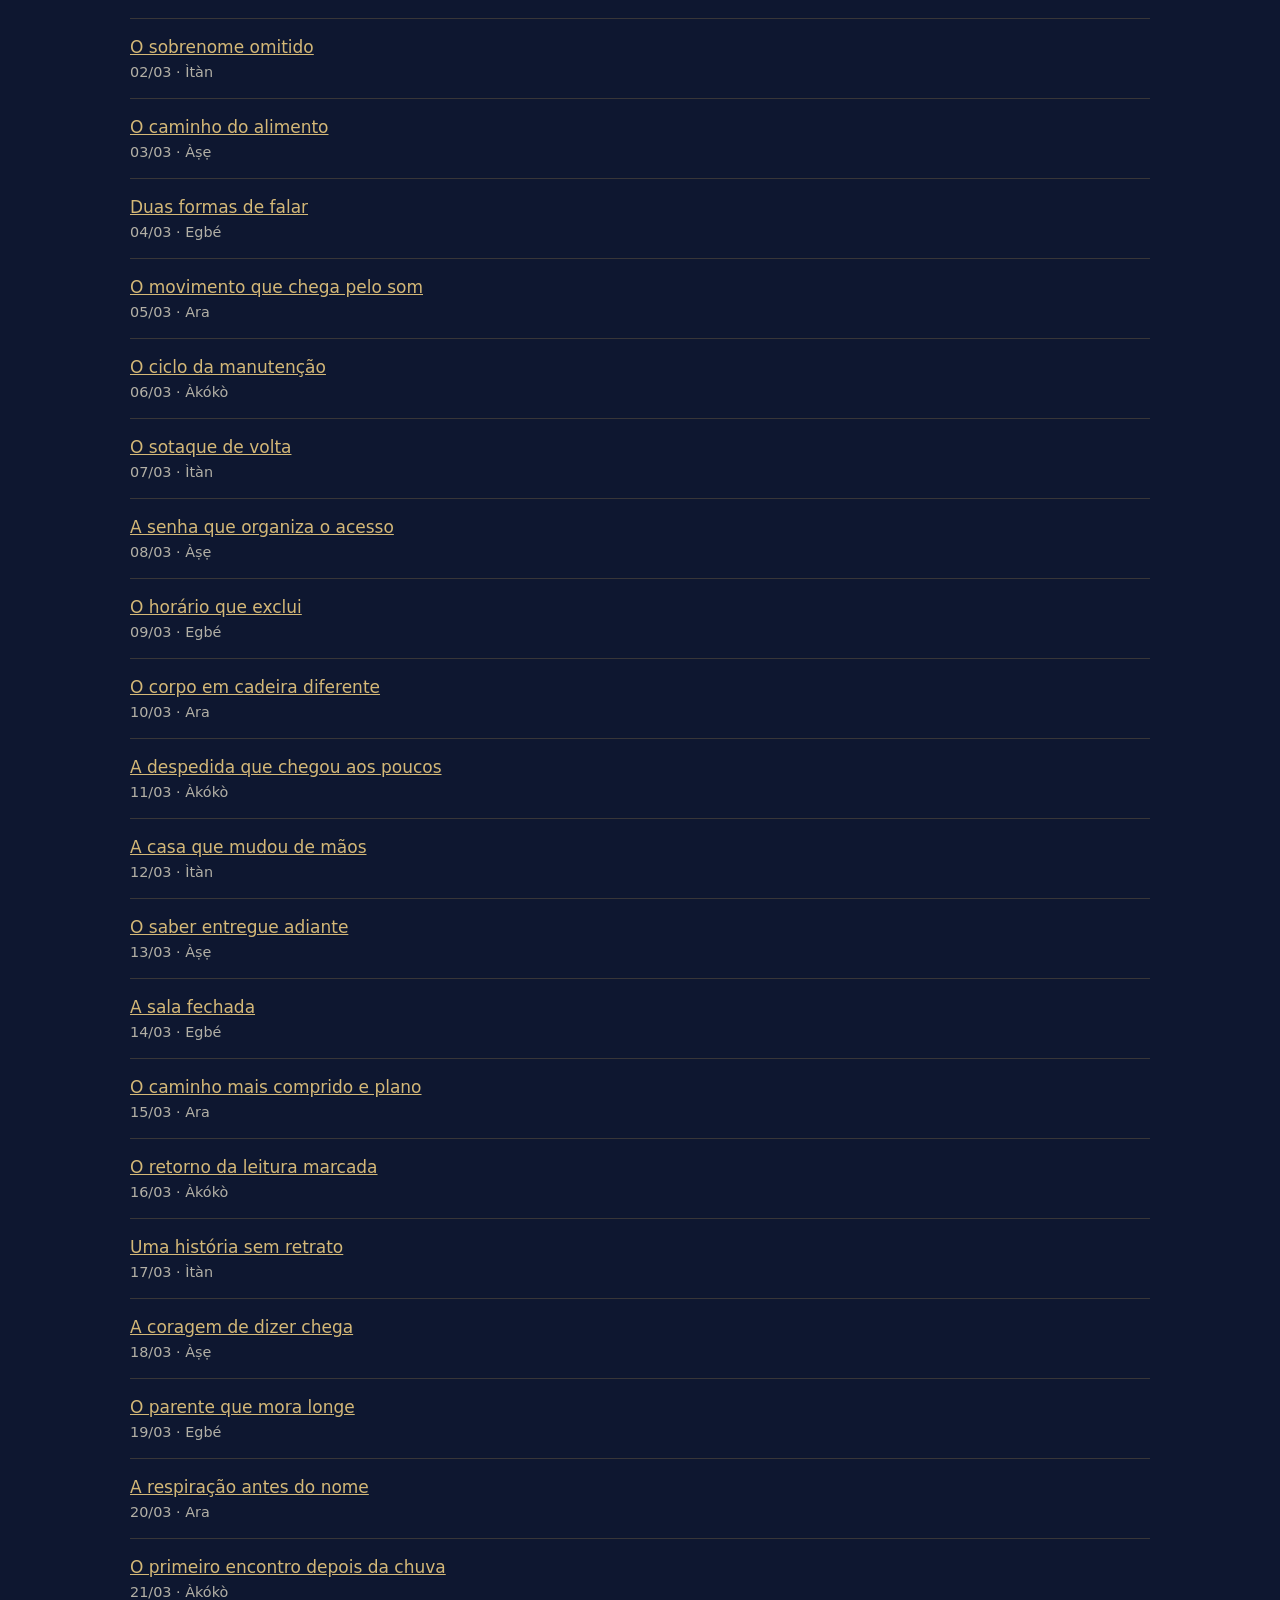
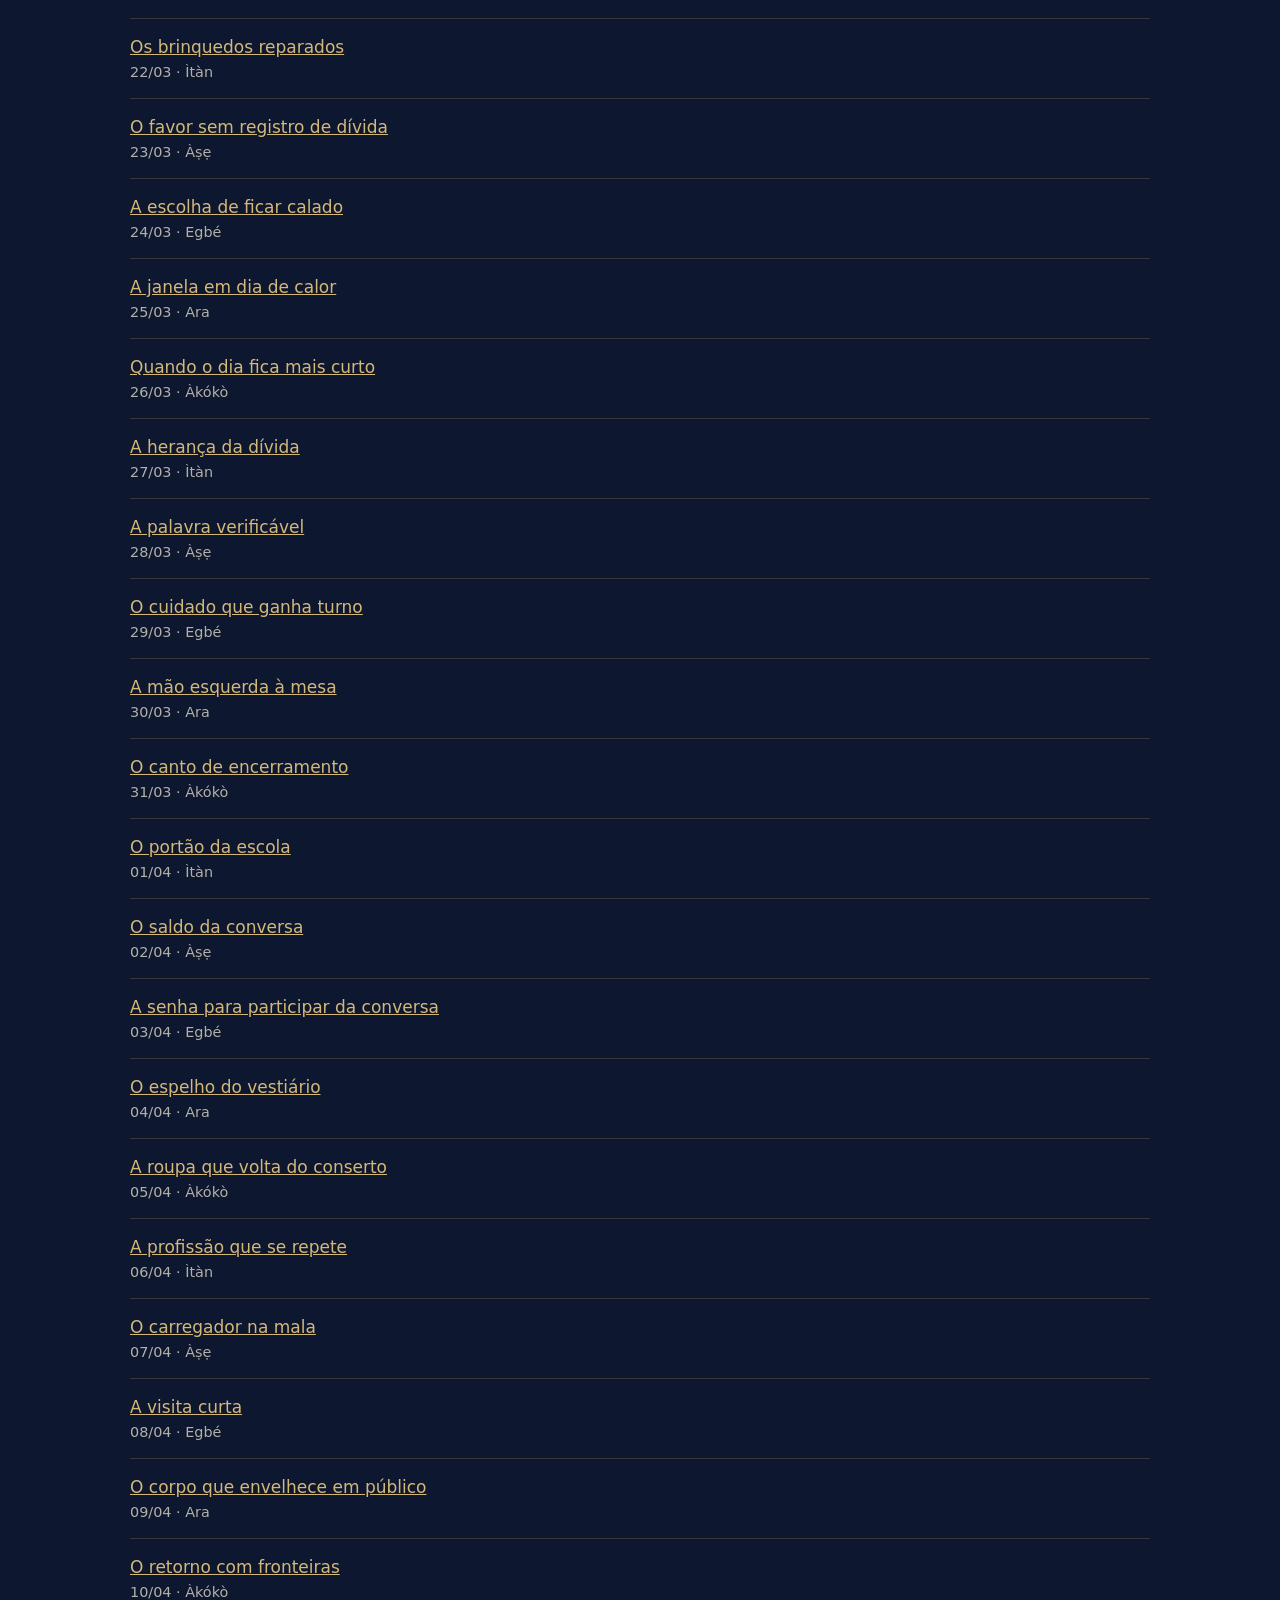
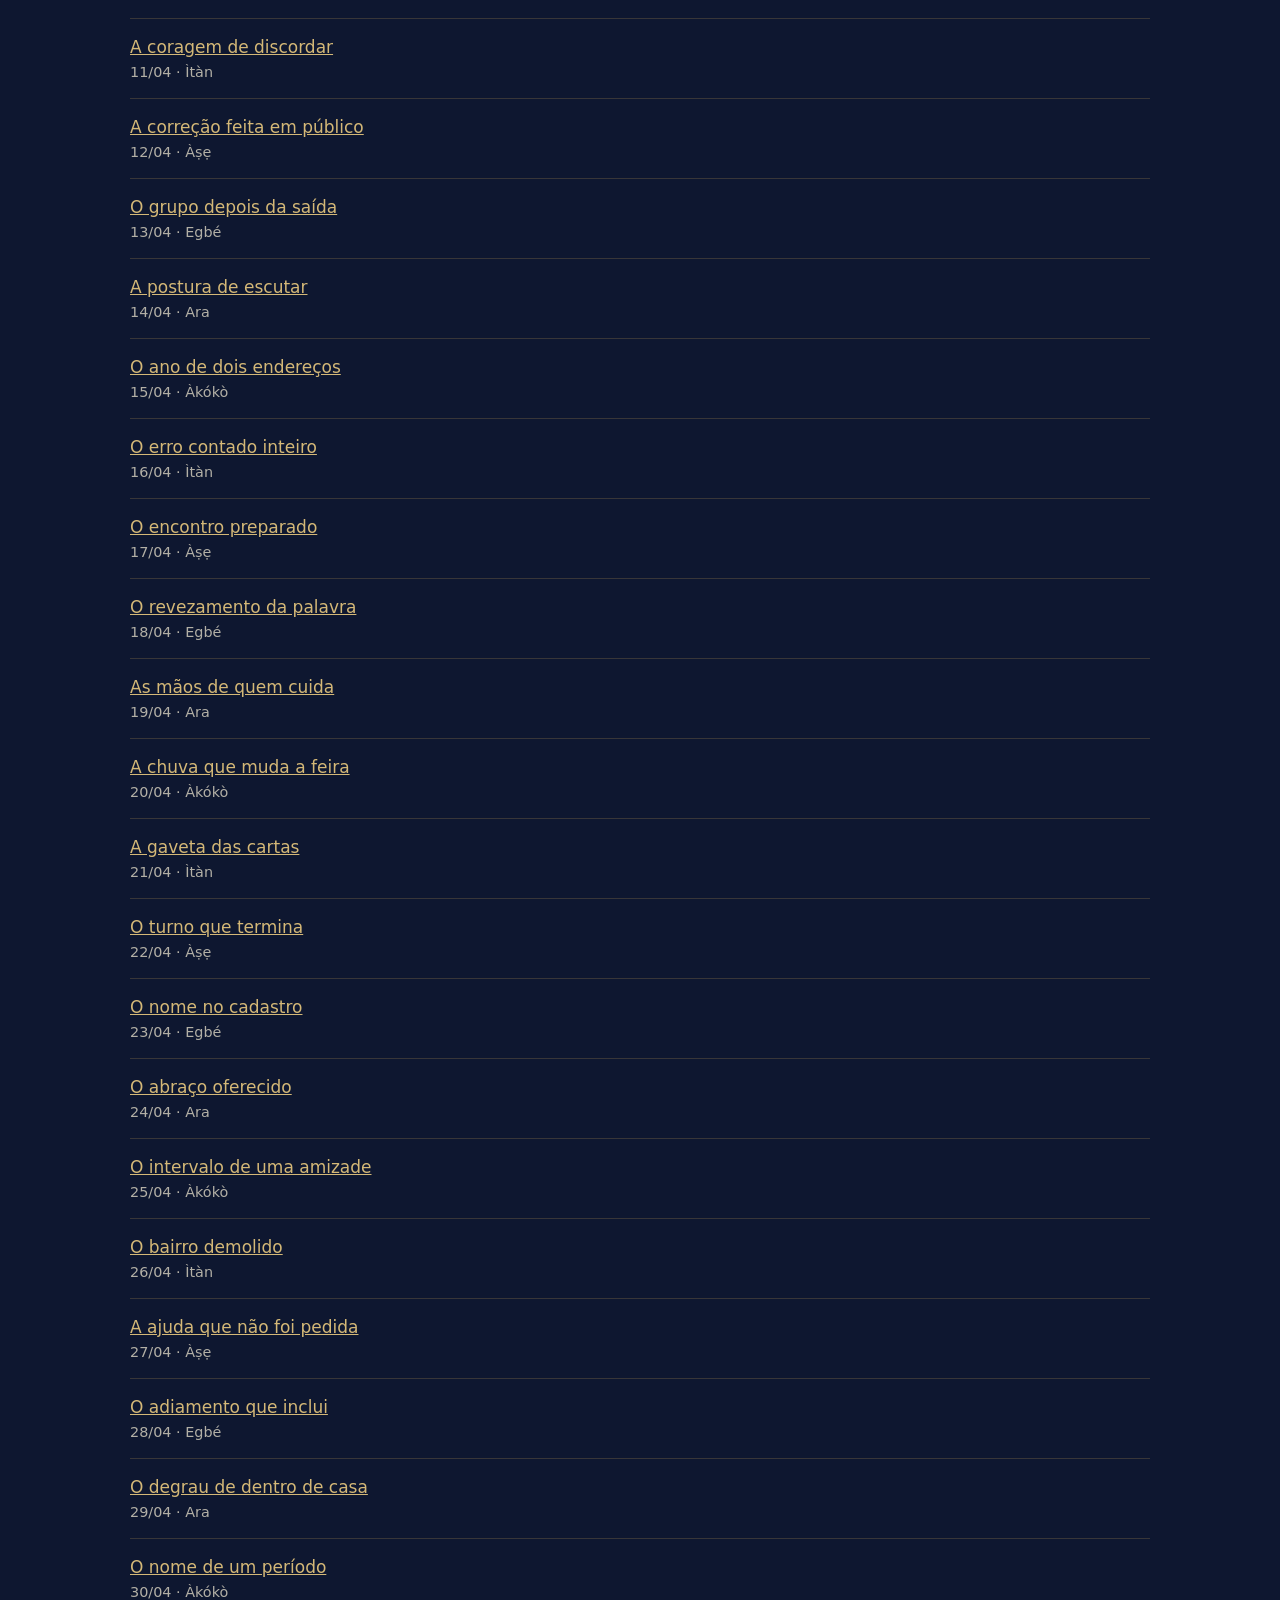
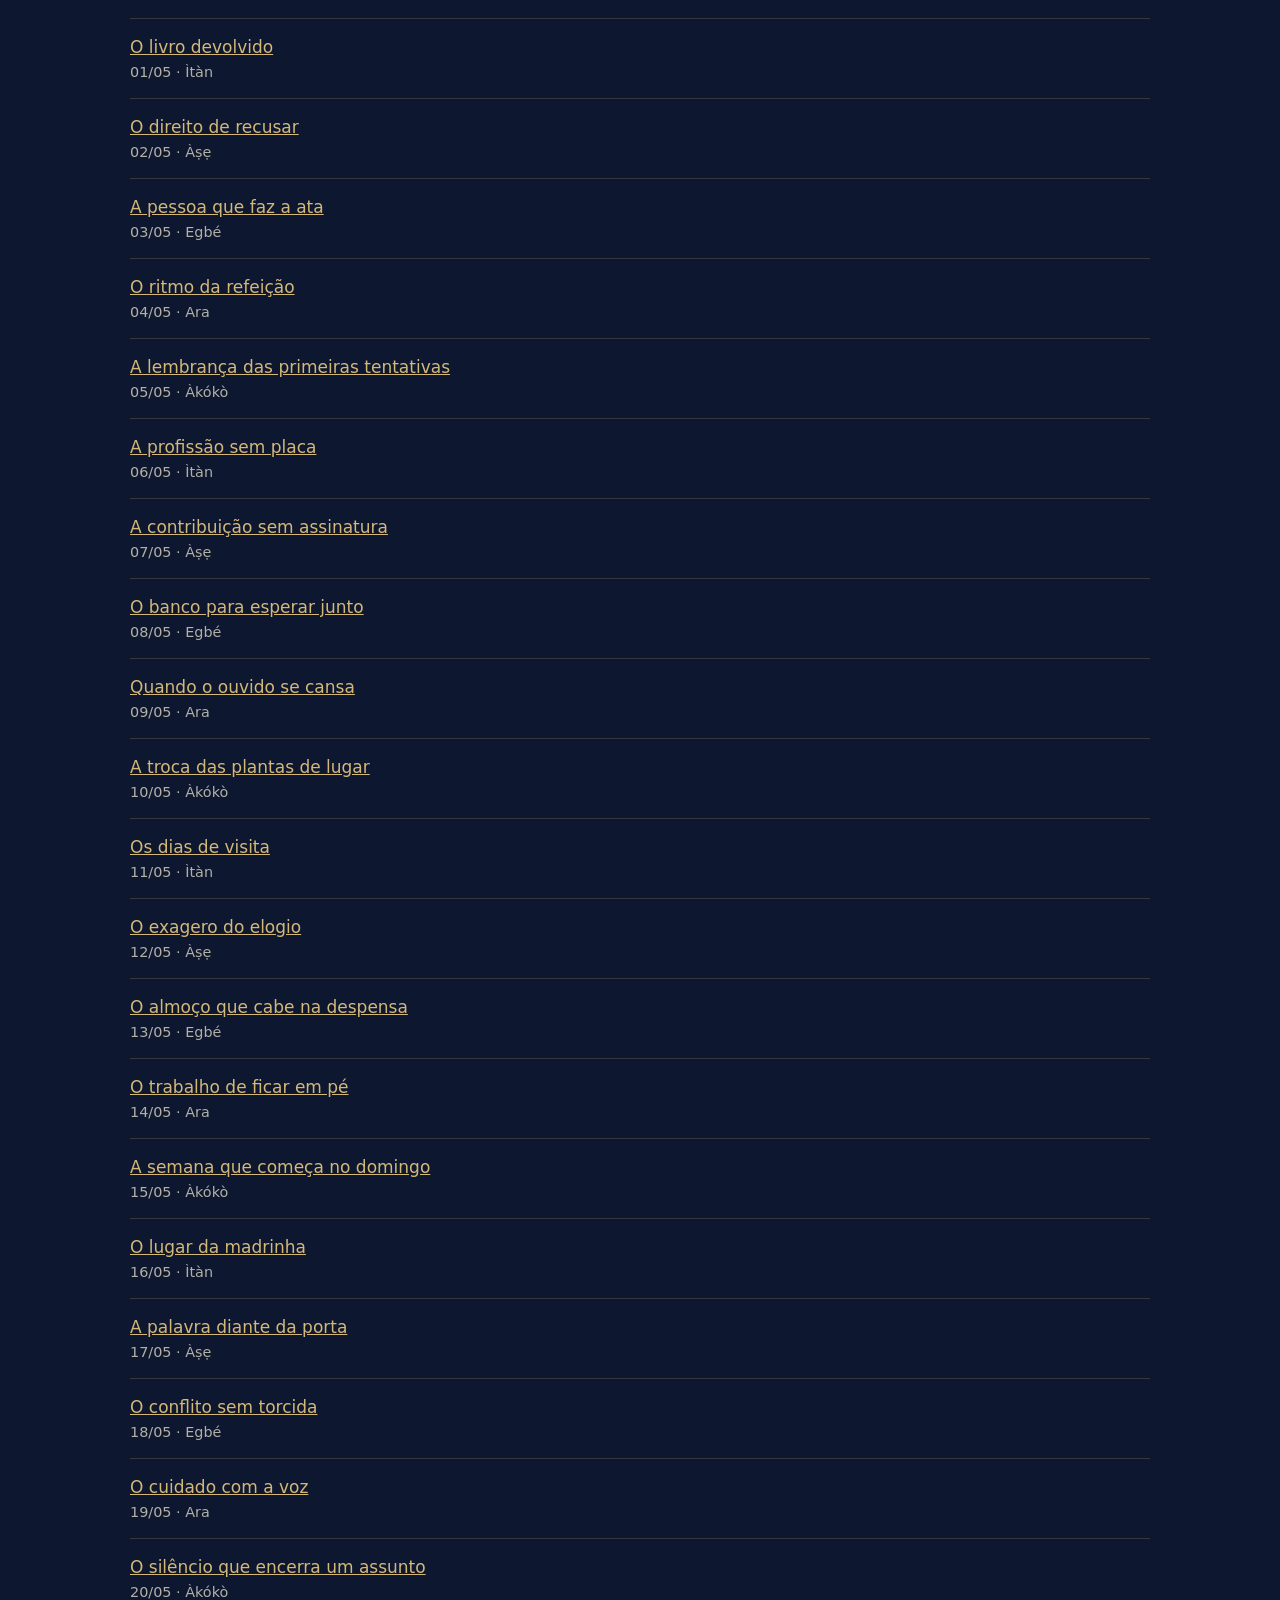
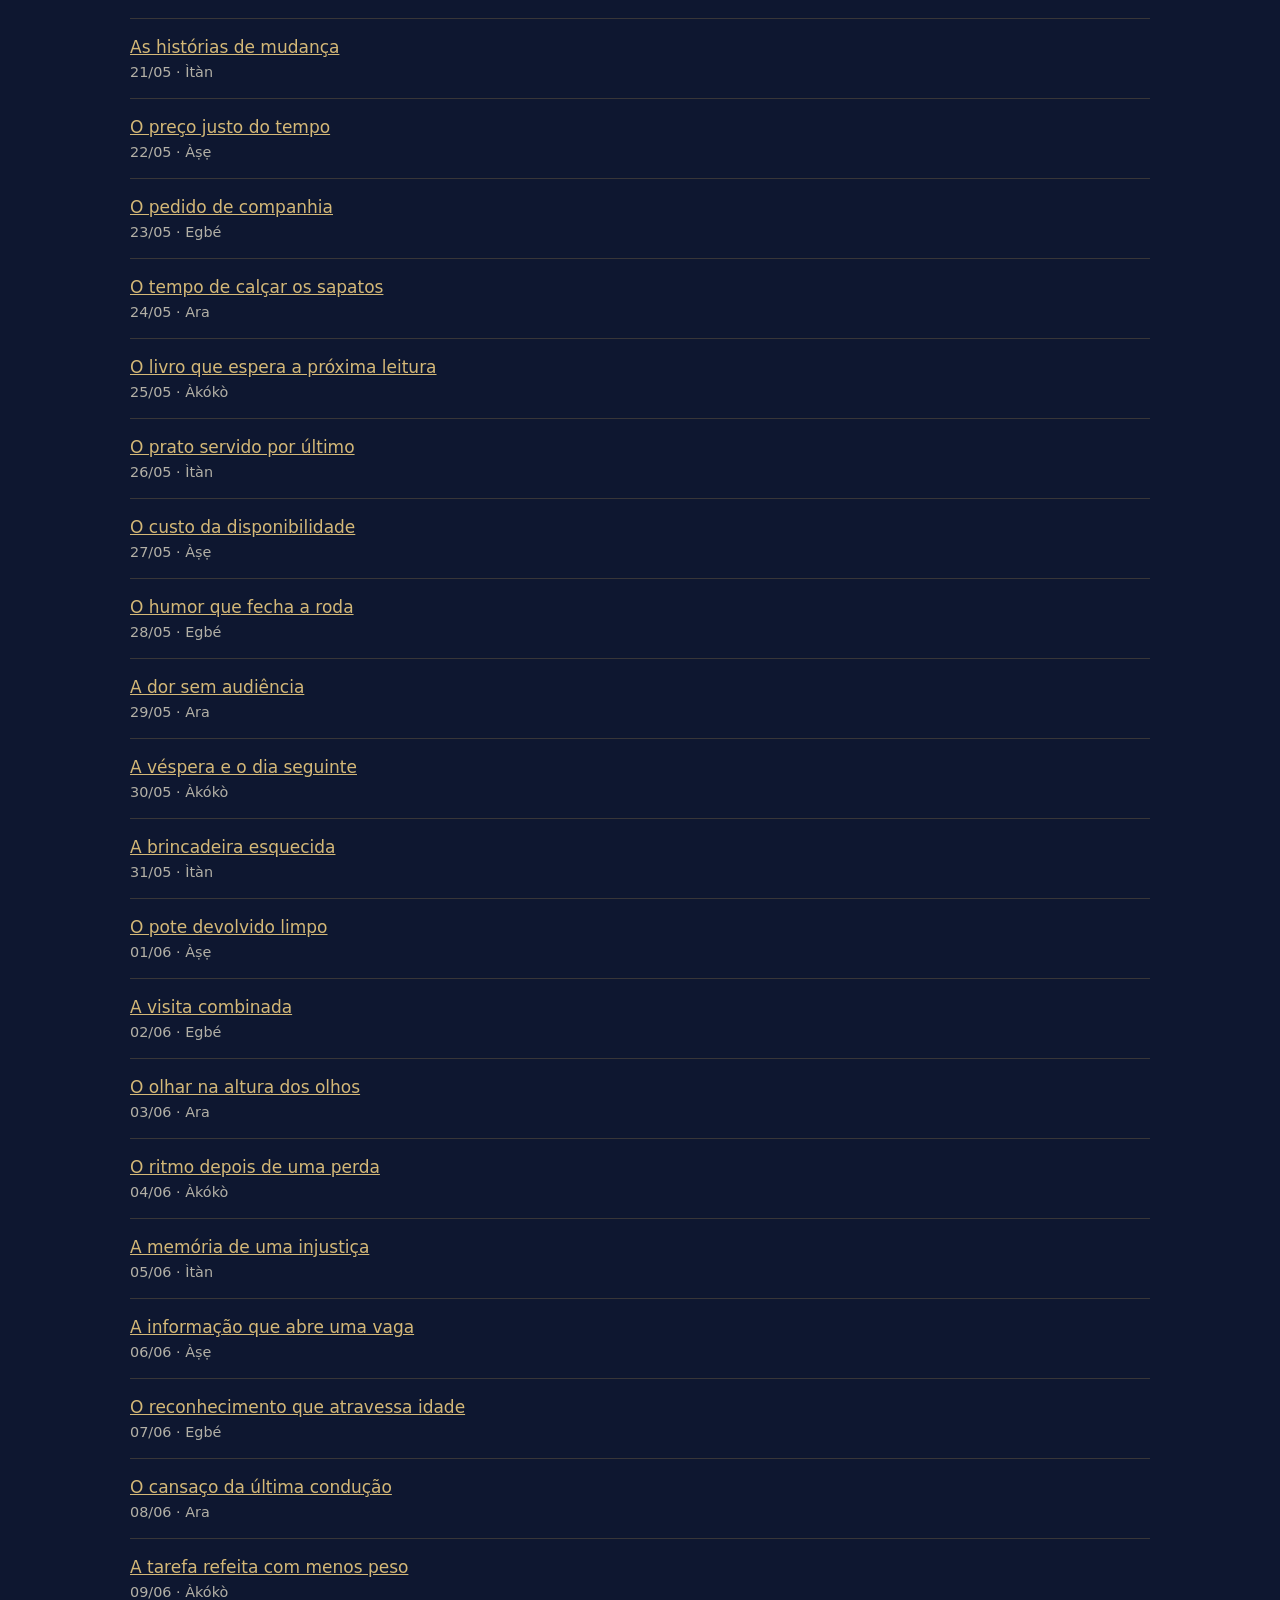
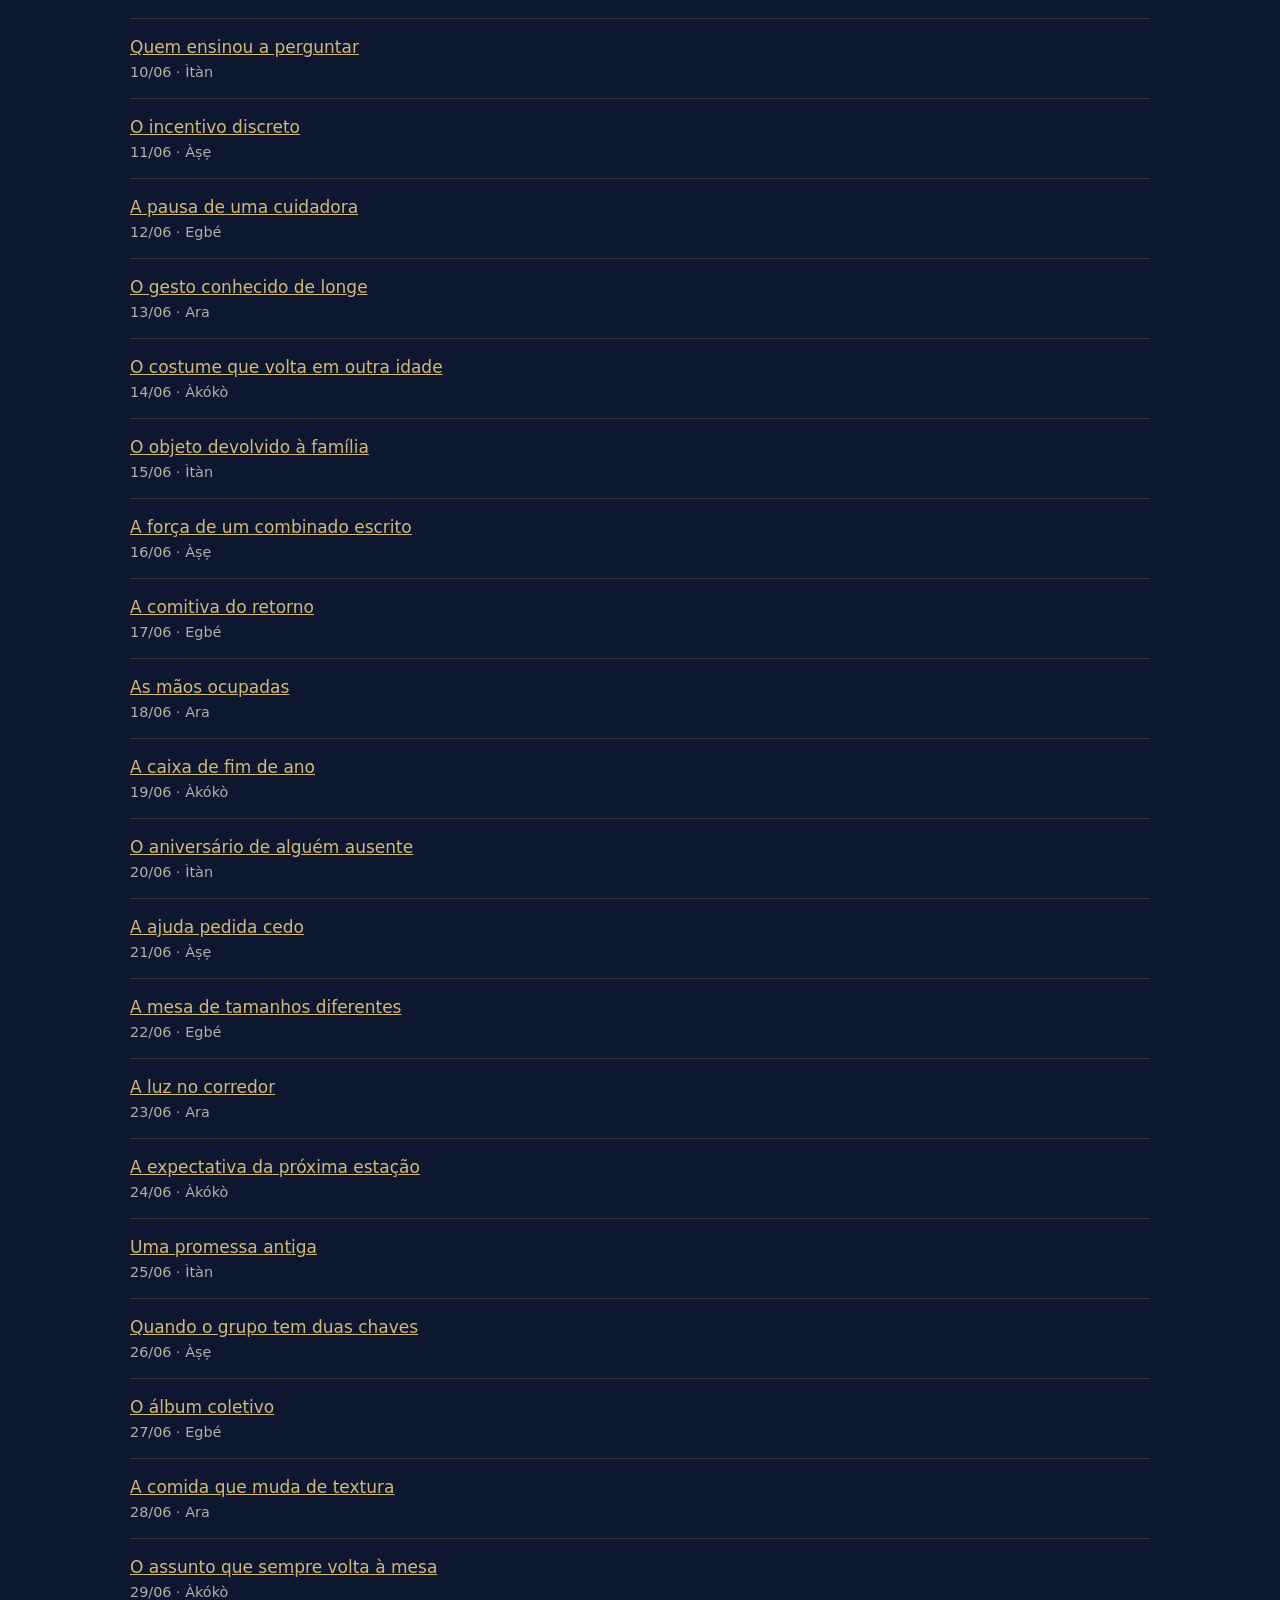
<file: docs/devocional.html>
<!doctype html>
<html lang="pt-BR" data-tema="escuro">
<head>
<meta charset="utf-8">
<meta name="viewport" content="width=device-width, initial-scale=1, viewport-fit=cover">
<title>Meditação do dia — Luz e Axé</title>
<meta name="description" content="Uma leitura por dia: termo da tradição com fonte, síntese educativa, reflexão autoral, diálogo existencial proposto pelo autor e uma aplicação para o dia.">
<meta name="author" content="Dr. Eduardo D'Angelo Mimessi">
<meta name="theme-color" content="#0e1730">
<link rel="canonical" href="https://luzeaxe.com.br/devocional.html">
<meta property="og:type" content="website">
<meta property="og:locale" content="pt_BR">
<meta property="og:site_name" content="Luz e Axé">
<meta property="og:title" content="Meditação do dia — Luz e Axé">
<meta property="og:description" content="Uma leitura por dia: termo da tradição com fonte, síntese educativa, reflexão autoral, diálogo existencial proposto pelo autor e uma aplicação para o dia.">
<link rel="manifest" href="manifest.webmanifest">
<link rel="stylesheet" href="assets/css/site.css">
</head>
<body>
<a class="pular" href="#conteudo">Ir para o conteúdo</a>

<div class="tarja">
  <strong>Versão preliminar em revisão.</strong> Site educativo, não iniciático. Não substitui terreiro, comunidade ou orientação religiosa, nem assistência médica ou psicológica.
</div>

<header class="topo">
  <div class="envolt topo-linha">
    <a class="marca" href="index.html">
      <svg class="selo-marca" viewBox="0 0 48 48" aria-hidden="true" focusable="false">
  <circle cx="24" cy="20" r="13"/><circle cx="24" cy="20" r="7.5"/>
  <circle class="nucleo" cx="24" cy="20" r="2.6"/>
  <path d="M24 33 V42 M24 37 C20 38 18 40 17 43 M24 37 C28 38 30 40 31 43"/>
</svg>
      <span><b>Luz e Axé</b><span>Matriz iorubá e tradições afro-brasileiras</span></span>
    </a>
    <nav class="menu" aria-label="Principal">
        <a href="index.html">Início</a>
        <a href="devocional.html" aria-current="page">Meditação do dia</a>
        <a href="principios.html">Princípios</a>
        <a href="tradicoes.html">Tradições</a>
        <a href="orixas.html">Cosmologia</a>
        <a href="conceitos.html">Conceitos</a>
        <a href="vozes.html">Vozes</a>
        <a href="metodo-editorial.html">Método</a>
        <a href="fontes.html">Fontes</a>
      <button class="tema" type="button" aria-label="Alternar tema">◐</button>
    </nav>
  </div>
</header>

<main id="conteudo">

  <div class="envolt hero" style="padding-bottom:1.5rem">
    <span class="olho">Meditação do dia</span>
    <h1>Uma leitura por dia</h1>
    <p class="sub">Uma reflexão e uma pergunta aberta para cada data do ano, acompanhadas de termos das tradições e de suas referências.</p>
    <p class="origem">366 reflexões no acervo, incluindo 29 de fevereiro. A leitura de hoje segue o horário de São Paulo.</p>
  </div>

  <section class="envolt" style="border-top:0;padding-top:0">
    <div class="leitor" id="leitor"><p>Carregando a leitura de hoje…</p></div>
    <div class="navega">
      <button type="button" id="anterior">← Anterior</button>
      <button type="button" id="hoje">Hoje <span id="posicao" aria-hidden="true"></span></button>
      <button type="button" id="proxima">Próxima →</button>
    </div>
    <div class="navega leitor-acoes">
      <button type="button" id="favoritar" aria-pressed="false">Salvar nos favoritos</button>
      <button type="button" id="compartilhar">Compartilhar leitura</button>
    </div>
    <p id="leitor-status" class="origem" role="status"></p>
    <div id="link-leitura" hidden>
      <label for="url-leitura">Link da leitura</label>
      <input id="url-leitura" type="url" readonly>
    </div>
  </section>

  <section class="envolt acervo" id="acervo">
    <h2>Acervo de meditações</h2>
    <div class="acervo-filtros">
      <label>Buscar por título, termo, princípio ou data (DD/MM)
        <input id="buscar-leitura" type="search" autocomplete="off">
      </label>
      <label class="so-favoritos"><input id="so-favoritos" type="checkbox"> Mostrar apenas favoritos</label>
    </div>
    <p id="resultado-acervo" class="origem" role="status"></p>
    <ul class="limpa acervo-lista">
      <li data-leitura="1" data-data="01/01"><a href="devocional.html?leitura=1#leitor">Você chegou no meio da história</a><span>01/01 · Ìtàn</span></li>
      <li data-leitura="2" data-data="02/01"><a href="devocional.html?leitura=2#leitor">A travessia que ninguém escolheu</a><span>02/01 · Kalunga</span></li>
      <li data-leitura="3" data-data="03/01"><a href="devocional.html?leitura=3#leitor">A cabeça que é sua</a><span>03/01 · Orí</span></li>
      <li data-leitura="4" data-data="04/01"><a href="devocional.html?leitura=4#leitor">O que foi escolhido e o que resta escolher</a><span>04/01 · Àyànmọ́</span></li>
      <li data-leitura="5" data-data="05/01"><a href="devocional.html?leitura=5#leitor">Caráter é o que fica</a><span>05/01 · Ìwà</span></li>
      <li data-leitura="6" data-data="06/01"><a href="devocional.html?leitura=6#leitor">Saudar antes de pedir</a><span>06/01 · Ìbà</span></li>
      <li data-leitura="7" data-data="07/01"><a href="devocional.html?leitura=7#leitor">A força que só existe circulando</a><span>07/01 · Àṣẹ</span></li>
      <li data-leitura="8" data-data="08/01"><a href="devocional.html?leitura=8#leitor">O sopro que não é seu</a><span>08/01 · Ẹ̀mí</span></li>
      <li data-leitura="9" data-data="09/01"><a href="devocional.html?leitura=9#leitor">Pessoa é sempre pessoa-com</a><span>09/01 · Muntu</span></li>
      <li data-leitura="10" data-data="10/01"><a href="devocional.html?leitura=10#leitor">A palavra tem peso</a><span>10/01 · Ọ̀rọ̀</span></li>
      <li data-leitura="11" data-data="11/01"><a href="devocional.html?leitura=11#leitor">Bem-estar não é ausência de problema</a><span>11/01 · Ire</span></li>
      <li data-leitura="12" data-data="12/01"><a href="devocional.html?leitura=12#leitor">O que o peito sabe</a><span>12/01 · Ẹ̀rí-ọkàn</span></li>
      <li data-leitura="13" data-data="13/01"><a href="devocional.html?leitura=13#leitor">Pertencer é aceitar ter lugar</a><span>13/01 · Egbé</span></li>
      <li data-leitura="14" data-data="14/01"><a href="devocional.html?leitura=14#leitor">A casa que não é de sangue</a><span>14/01 · Ìdílé</span></li>
      <li data-leitura="15" data-data="15/01"><a href="devocional.html?leitura=15#leitor">Ter chão</a><span>15/01 · Ilé</span></li>
      <li data-leitura="16" data-data="16/01"><a href="devocional.html?leitura=16#leitor">Uma comparação que precisa ser declarada</a><span>16/01 · Ubuntu</span></li>
      <li data-leitura="17" data-data="17/01"><a href="devocional.html?leitura=17#leitor">Amizade é obra, não acaso</a><span>17/01 · Ọ̀rẹ́</span></li>
      <li data-leitura="18" data-data="18/01"><a href="devocional.html?leitura=18#leitor">Dois mundos que se falam</a><span>18/01 · Aiyê e Òrun</span></li>
      <li data-leitura="19" data-data="19/01"><a href="devocional.html?leitura=19#leitor">O corpo não é obstáculo</a><span>19/01 · Ara</span></li>
      <li data-leitura="20" data-data="20/01"><a href="devocional.html?leitura=20#leitor">Caminho se faz com os pés</a><span>20/01 · Ẹsẹ̀</span></li>
      <li data-leitura="21" data-data="21/01"><a href="devocional.html?leitura=21#leitor">A mão que faz</a><span>21/01 · Ọwọ́</span></li>
      <li data-leitura="22" data-data="22/01"><a href="devocional.html?leitura=22#leitor">Estar presente é ser visto</a><span>22/01 · Ojú</span></li>
      <li data-leitura="23" data-data="23/01"><a href="devocional.html?leitura=23#leitor">Ritmo organiza</a><span>23/01 · Ìlù</span></li>
      <li data-leitura="24" data-data="24/01"><a href="devocional.html?leitura=24#leitor">Alegria também é matéria séria</a><span>24/01 · Ìjó</span></li>
      <li data-leitura="25" data-data="25/01"><a href="devocional.html?leitura=25#leitor">O que volta pede outra resposta</a><span>25/01 · Àtúnwá</span></li>
      <li data-leitura="26" data-data="26/01"><a href="devocional.html?leitura=26#leitor">O ano recomeça</a><span>26/01 · Ọdún</span></li>
      <li data-leitura="27" data-data="27/01"><a href="devocional.html?leitura=27#leitor">Tempo não é só relógio</a><span>27/01 · Àkókò</span></li>
      <li data-leitura="28" data-data="28/01"><a href="devocional.html?leitura=28#leitor">Voltar não é retroceder</a><span>28/01 · Ìpadàbọ̀</span></li>
      <li data-leitura="29" data-data="29/01"><a href="devocional.html?leitura=29#leitor">A corrente das gerações</a><span>29/01 · Ìran</span></li>
      <li data-leitura="30" data-data="30/01"><a href="devocional.html?leitura=30#leitor">Paz inteira, não paz de aparência</a><span>30/01 · Àlàáfíà</span></li>
      <li data-leitura="31" data-data="31/01"><a href="devocional.html?leitura=31#leitor">O nome na fotografia</a><span>31/01 · Ìtàn</span></li>
      <li data-leitura="32" data-data="01/02"><a href="devocional.html?leitura=32#leitor">A promessa cumprida</a><span>01/02 · Àṣẹ</span></li>
      <li data-leitura="33" data-data="02/02"><a href="devocional.html?leitura=33#leitor">O convite com endereço</a><span>02/02 · Egbé</span></li>
      <li data-leitura="34" data-data="03/02"><a href="devocional.html?leitura=34#leitor">A marca da alça</a><span>03/02 · Ara</span></li>
      <li data-leitura="35" data-data="04/02"><a href="devocional.html?leitura=35#leitor">A segunda visita ao mesmo lugar</a><span>04/02 · Àkókò</span></li>
      <li data-leitura="36" data-data="05/02"><a href="devocional.html?leitura=36#leitor">A receita sem medida</a><span>05/02 · Ìtàn</span></li>
      <li data-leitura="37" data-data="06/02"><a href="devocional.html?leitura=37#leitor">Ferramenta em circulação</a><span>06/02 · Àṣẹ</span></li>
      <li data-leitura="38" data-data="07/02"><a href="devocional.html?leitura=38#leitor">A primeira roda</a><span>07/02 · Egbé</span></li>
      <li data-leitura="39" data-data="08/02"><a href="devocional.html?leitura=39#leitor">O banco alto</a><span>08/02 · Ara</span></li>
      <li data-leitura="40" data-data="09/02"><a href="devocional.html?leitura=40#leitor">O dia depois da comemoração</a><span>09/02 · Àkókò</span></li>
      <li data-leitura="41" data-data="10/02"><a href="devocional.html?leitura=41#leitor">A língua na cozinha</a><span>10/02 · Ìtàn</span></li>
      <li data-leitura="42" data-data="11/02"><a href="devocional.html?leitura=42#leitor">O crédito público</a><span>11/02 · Àṣẹ</span></li>
      <li data-leitura="43" data-data="12/02"><a href="devocional.html?leitura=43#leitor">O lugar de quem discorda</a><span>12/02 · Egbé</span></li>
      <li data-leitura="44" data-data="13/02"><a href="devocional.html?leitura=44#leitor">O passo do acompanhante</a><span>13/02 · Ara</span></li>
      <li data-leitura="45" data-data="14/02"><a href="devocional.html?leitura=45#leitor">O calendário na porta</a><span>14/02 · Àkókò</span></li>
      <li data-leitura="46" data-data="15/02"><a href="devocional.html?leitura=46#leitor">A cadeira vazia</a><span>15/02 · Ìtàn</span></li>
      <li data-leitura="47" data-data="16/02"><a href="devocional.html?leitura=47#leitor">Doar com escolha</a><span>16/02 · Àṣẹ</span></li>
      <li data-leitura="48" data-data="17/02"><a href="devocional.html?leitura=48#leitor">O café depois da notícia</a><span>17/02 · Egbé</span></li>
      <li data-leitura="49" data-data="18/02"><a href="devocional.html?leitura=49#leitor">A água antes da fala</a><span>18/02 · Ara</span></li>
      <li data-leitura="50" data-data="19/02"><a href="devocional.html?leitura=50#leitor">A primeira semana do trabalho</a><span>19/02 · Àkókò</span></li>
      <li data-leitura="51" data-data="20/02"><a href="devocional.html?leitura=51#leitor">Os papéis guardados</a><span>20/02 · Ìtàn</span></li>
      <li data-leitura="52" data-data="21/02"><a href="devocional.html?leitura=52#leitor">O pedido bem formulado</a><span>21/02 · Àṣẹ</span></li>
      <li data-leitura="53" data-data="22/02"><a href="devocional.html?leitura=53#leitor">A pessoa que ficou do lado de fora</a><span>22/02 · Egbé</span></li>
      <li data-leitura="54" data-data="23/02"><a href="devocional.html?leitura=54#leitor">A roupa da primeira entrevista</a><span>23/02 · Ara</span></li>
      <li data-leitura="55" data-data="24/02"><a href="devocional.html?leitura=55#leitor">A volta a uma decisão antiga</a><span>24/02 · Àkókò</span></li>
      <li data-leitura="56" data-data="25/02"><a href="devocional.html?leitura=56#leitor">A quem pertence o relato</a><span>25/02 · Ìtàn</span></li>
      <li data-leitura="57" data-data="26/02"><a href="devocional.html?leitura=57#leitor">O vizinho que tem a chave</a><span>26/02 · Àṣẹ</span></li>
      <li data-leitura="58" data-data="27/02"><a href="devocional.html?leitura=58#leitor">A falta sentida</a><span>27/02 · Egbé</span></li>
      <li data-leitura="59" data-data="28/02"><a href="devocional.html?leitura=59#leitor">A mão que hesita</a><span>28/02 · Ara</span></li>
      <li data-leitura="60" data-data="29/02"><a href="devocional.html?leitura=60#leitor">A data que não veio este ano</a><span>29/02 · Àkókò</span></li>
      <li data-leitura="61" data-data="01/03"><a href="devocional.html?leitura=61#leitor">Quando o mês termina cedo</a><span>01/03 · Àkókò</span></li>
      <li data-leitura="62" data-data="02/03"><a href="devocional.html?leitura=62#leitor">O sobrenome omitido</a><span>02/03 · Ìtàn</span></li>
      <li data-leitura="63" data-data="03/03"><a href="devocional.html?leitura=63#leitor">O caminho do alimento</a><span>03/03 · Àṣẹ</span></li>
      <li data-leitura="64" data-data="04/03"><a href="devocional.html?leitura=64#leitor">Duas formas de falar</a><span>04/03 · Egbé</span></li>
      <li data-leitura="65" data-data="05/03"><a href="devocional.html?leitura=65#leitor">O movimento que chega pelo som</a><span>05/03 · Ara</span></li>
      <li data-leitura="66" data-data="06/03"><a href="devocional.html?leitura=66#leitor">O ciclo da manutenção</a><span>06/03 · Àkókò</span></li>
      <li data-leitura="67" data-data="07/03"><a href="devocional.html?leitura=67#leitor">O sotaque de volta</a><span>07/03 · Ìtàn</span></li>
      <li data-leitura="68" data-data="08/03"><a href="devocional.html?leitura=68#leitor">A senha que organiza o acesso</a><span>08/03 · Àṣẹ</span></li>
      <li data-leitura="69" data-data="09/03"><a href="devocional.html?leitura=69#leitor">O horário que exclui</a><span>09/03 · Egbé</span></li>
      <li data-leitura="70" data-data="10/03"><a href="devocional.html?leitura=70#leitor">O corpo em cadeira diferente</a><span>10/03 · Ara</span></li>
      <li data-leitura="71" data-data="11/03"><a href="devocional.html?leitura=71#leitor">A despedida que chegou aos poucos</a><span>11/03 · Àkókò</span></li>
      <li data-leitura="72" data-data="12/03"><a href="devocional.html?leitura=72#leitor">A casa que mudou de mãos</a><span>12/03 · Ìtàn</span></li>
      <li data-leitura="73" data-data="13/03"><a href="devocional.html?leitura=73#leitor">O saber entregue adiante</a><span>13/03 · Àṣẹ</span></li>
      <li data-leitura="74" data-data="14/03"><a href="devocional.html?leitura=74#leitor">A sala fechada</a><span>14/03 · Egbé</span></li>
      <li data-leitura="75" data-data="15/03"><a href="devocional.html?leitura=75#leitor">O caminho mais comprido e plano</a><span>15/03 · Ara</span></li>
      <li data-leitura="76" data-data="16/03"><a href="devocional.html?leitura=76#leitor">O retorno da leitura marcada</a><span>16/03 · Àkókò</span></li>
      <li data-leitura="77" data-data="17/03"><a href="devocional.html?leitura=77#leitor">Uma história sem retrato</a><span>17/03 · Ìtàn</span></li>
      <li data-leitura="78" data-data="18/03"><a href="devocional.html?leitura=78#leitor">A coragem de dizer chega</a><span>18/03 · Àṣẹ</span></li>
      <li data-leitura="79" data-data="19/03"><a href="devocional.html?leitura=79#leitor">O parente que mora longe</a><span>19/03 · Egbé</span></li>
      <li data-leitura="80" data-data="20/03"><a href="devocional.html?leitura=80#leitor">A respiração antes do nome</a><span>20/03 · Ara</span></li>
      <li data-leitura="81" data-data="21/03"><a href="devocional.html?leitura=81#leitor">O primeiro encontro depois da chuva</a><span>21/03 · Àkókò</span></li>
      <li data-leitura="82" data-data="22/03"><a href="devocional.html?leitura=82#leitor">Os brinquedos reparados</a><span>22/03 · Ìtàn</span></li>
      <li data-leitura="83" data-data="23/03"><a href="devocional.html?leitura=83#leitor">O favor sem registro de dívida</a><span>23/03 · Àṣẹ</span></li>
      <li data-leitura="84" data-data="24/03"><a href="devocional.html?leitura=84#leitor">A escolha de ficar calado</a><span>24/03 · Egbé</span></li>
      <li data-leitura="85" data-data="25/03"><a href="devocional.html?leitura=85#leitor">A janela em dia de calor</a><span>25/03 · Ara</span></li>
      <li data-leitura="86" data-data="26/03"><a href="devocional.html?leitura=86#leitor">Quando o dia fica mais curto</a><span>26/03 · Àkókò</span></li>
      <li data-leitura="87" data-data="27/03"><a href="devocional.html?leitura=87#leitor">A herança da dívida</a><span>27/03 · Ìtàn</span></li>
      <li data-leitura="88" data-data="28/03"><a href="devocional.html?leitura=88#leitor">A palavra verificável</a><span>28/03 · Àṣẹ</span></li>
      <li data-leitura="89" data-data="29/03"><a href="devocional.html?leitura=89#leitor">O cuidado que ganha turno</a><span>29/03 · Egbé</span></li>
      <li data-leitura="90" data-data="30/03"><a href="devocional.html?leitura=90#leitor">A mão esquerda à mesa</a><span>30/03 · Ara</span></li>
      <li data-leitura="91" data-data="31/03"><a href="devocional.html?leitura=91#leitor">O canto de encerramento</a><span>31/03 · Àkókò</span></li>
      <li data-leitura="92" data-data="01/04"><a href="devocional.html?leitura=92#leitor">O portão da escola</a><span>01/04 · Ìtàn</span></li>
      <li data-leitura="93" data-data="02/04"><a href="devocional.html?leitura=93#leitor">O saldo da conversa</a><span>02/04 · Àṣẹ</span></li>
      <li data-leitura="94" data-data="03/04"><a href="devocional.html?leitura=94#leitor">A senha para participar da conversa</a><span>03/04 · Egbé</span></li>
      <li data-leitura="95" data-data="04/04"><a href="devocional.html?leitura=95#leitor">O espelho do vestiário</a><span>04/04 · Ara</span></li>
      <li data-leitura="96" data-data="05/04"><a href="devocional.html?leitura=96#leitor">A roupa que volta do conserto</a><span>05/04 · Àkókò</span></li>
      <li data-leitura="97" data-data="06/04"><a href="devocional.html?leitura=97#leitor">A profissão que se repete</a><span>06/04 · Ìtàn</span></li>
      <li data-leitura="98" data-data="07/04"><a href="devocional.html?leitura=98#leitor">O carregador na mala</a><span>07/04 · Àṣẹ</span></li>
      <li data-leitura="99" data-data="08/04"><a href="devocional.html?leitura=99#leitor">A visita curta</a><span>08/04 · Egbé</span></li>
      <li data-leitura="100" data-data="09/04"><a href="devocional.html?leitura=100#leitor">O corpo que envelhece em público</a><span>09/04 · Ara</span></li>
      <li data-leitura="101" data-data="10/04"><a href="devocional.html?leitura=101#leitor">O retorno com fronteiras</a><span>10/04 · Àkókò</span></li>
      <li data-leitura="102" data-data="11/04"><a href="devocional.html?leitura=102#leitor">A coragem de discordar</a><span>11/04 · Ìtàn</span></li>
      <li data-leitura="103" data-data="12/04"><a href="devocional.html?leitura=103#leitor">A correção feita em público</a><span>12/04 · Àṣẹ</span></li>
      <li data-leitura="104" data-data="13/04"><a href="devocional.html?leitura=104#leitor">O grupo depois da saída</a><span>13/04 · Egbé</span></li>
      <li data-leitura="105" data-data="14/04"><a href="devocional.html?leitura=105#leitor">A postura de escutar</a><span>14/04 · Ara</span></li>
      <li data-leitura="106" data-data="15/04"><a href="devocional.html?leitura=106#leitor">O ano de dois endereços</a><span>15/04 · Àkókò</span></li>
      <li data-leitura="107" data-data="16/04"><a href="devocional.html?leitura=107#leitor">O erro contado inteiro</a><span>16/04 · Ìtàn</span></li>
      <li data-leitura="108" data-data="17/04"><a href="devocional.html?leitura=108#leitor">O encontro preparado</a><span>17/04 · Àṣẹ</span></li>
      <li data-leitura="109" data-data="18/04"><a href="devocional.html?leitura=109#leitor">O revezamento da palavra</a><span>18/04 · Egbé</span></li>
      <li data-leitura="110" data-data="19/04"><a href="devocional.html?leitura=110#leitor">As mãos de quem cuida</a><span>19/04 · Ara</span></li>
      <li data-leitura="111" data-data="20/04"><a href="devocional.html?leitura=111#leitor">A chuva que muda a feira</a><span>20/04 · Àkókò</span></li>
      <li data-leitura="112" data-data="21/04"><a href="devocional.html?leitura=112#leitor">A gaveta das cartas</a><span>21/04 · Ìtàn</span></li>
      <li data-leitura="113" data-data="22/04"><a href="devocional.html?leitura=113#leitor">O turno que termina</a><span>22/04 · Àṣẹ</span></li>
      <li data-leitura="114" data-data="23/04"><a href="devocional.html?leitura=114#leitor">O nome no cadastro</a><span>23/04 · Egbé</span></li>
      <li data-leitura="115" data-data="24/04"><a href="devocional.html?leitura=115#leitor">O abraço oferecido</a><span>24/04 · Ara</span></li>
      <li data-leitura="116" data-data="25/04"><a href="devocional.html?leitura=116#leitor">O intervalo de uma amizade</a><span>25/04 · Àkókò</span></li>
      <li data-leitura="117" data-data="26/04"><a href="devocional.html?leitura=117#leitor">O bairro demolido</a><span>26/04 · Ìtàn</span></li>
      <li data-leitura="118" data-data="27/04"><a href="devocional.html?leitura=118#leitor">A ajuda que não foi pedida</a><span>27/04 · Àṣẹ</span></li>
      <li data-leitura="119" data-data="28/04"><a href="devocional.html?leitura=119#leitor">O adiamento que inclui</a><span>28/04 · Egbé</span></li>
      <li data-leitura="120" data-data="29/04"><a href="devocional.html?leitura=120#leitor">O degrau de dentro de casa</a><span>29/04 · Ara</span></li>
      <li data-leitura="121" data-data="30/04"><a href="devocional.html?leitura=121#leitor">O nome de um período</a><span>30/04 · Àkókò</span></li>
      <li data-leitura="122" data-data="01/05"><a href="devocional.html?leitura=122#leitor">O livro devolvido</a><span>01/05 · Ìtàn</span></li>
      <li data-leitura="123" data-data="02/05"><a href="devocional.html?leitura=123#leitor">O direito de recusar</a><span>02/05 · Àṣẹ</span></li>
      <li data-leitura="124" data-data="03/05"><a href="devocional.html?leitura=124#leitor">A pessoa que faz a ata</a><span>03/05 · Egbé</span></li>
      <li data-leitura="125" data-data="04/05"><a href="devocional.html?leitura=125#leitor">O ritmo da refeição</a><span>04/05 · Ara</span></li>
      <li data-leitura="126" data-data="05/05"><a href="devocional.html?leitura=126#leitor">A lembrança das primeiras tentativas</a><span>05/05 · Àkókò</span></li>
      <li data-leitura="127" data-data="06/05"><a href="devocional.html?leitura=127#leitor">A profissão sem placa</a><span>06/05 · Ìtàn</span></li>
      <li data-leitura="128" data-data="07/05"><a href="devocional.html?leitura=128#leitor">A contribuição sem assinatura</a><span>07/05 · Àṣẹ</span></li>
      <li data-leitura="129" data-data="08/05"><a href="devocional.html?leitura=129#leitor">O banco para esperar junto</a><span>08/05 · Egbé</span></li>
      <li data-leitura="130" data-data="09/05"><a href="devocional.html?leitura=130#leitor">Quando o ouvido se cansa</a><span>09/05 · Ara</span></li>
      <li data-leitura="131" data-data="10/05"><a href="devocional.html?leitura=131#leitor">A troca das plantas de lugar</a><span>10/05 · Àkókò</span></li>
      <li data-leitura="132" data-data="11/05"><a href="devocional.html?leitura=132#leitor">Os dias de visita</a><span>11/05 · Ìtàn</span></li>
      <li data-leitura="133" data-data="12/05"><a href="devocional.html?leitura=133#leitor">O exagero do elogio</a><span>12/05 · Àṣẹ</span></li>
      <li data-leitura="134" data-data="13/05"><a href="devocional.html?leitura=134#leitor">O almoço que cabe na despensa</a><span>13/05 · Egbé</span></li>
      <li data-leitura="135" data-data="14/05"><a href="devocional.html?leitura=135#leitor">O trabalho de ficar em pé</a><span>14/05 · Ara</span></li>
      <li data-leitura="136" data-data="15/05"><a href="devocional.html?leitura=136#leitor">A semana que começa no domingo</a><span>15/05 · Àkókò</span></li>
      <li data-leitura="137" data-data="16/05"><a href="devocional.html?leitura=137#leitor">O lugar da madrinha</a><span>16/05 · Ìtàn</span></li>
      <li data-leitura="138" data-data="17/05"><a href="devocional.html?leitura=138#leitor">A palavra diante da porta</a><span>17/05 · Àṣẹ</span></li>
      <li data-leitura="139" data-data="18/05"><a href="devocional.html?leitura=139#leitor">O conflito sem torcida</a><span>18/05 · Egbé</span></li>
      <li data-leitura="140" data-data="19/05"><a href="devocional.html?leitura=140#leitor">O cuidado com a voz</a><span>19/05 · Ara</span></li>
      <li data-leitura="141" data-data="20/05"><a href="devocional.html?leitura=141#leitor">O silêncio que encerra um assunto</a><span>20/05 · Àkókò</span></li>
      <li data-leitura="142" data-data="21/05"><a href="devocional.html?leitura=142#leitor">As histórias de mudança</a><span>21/05 · Ìtàn</span></li>
      <li data-leitura="143" data-data="22/05"><a href="devocional.html?leitura=143#leitor">O preço justo do tempo</a><span>22/05 · Àṣẹ</span></li>
      <li data-leitura="144" data-data="23/05"><a href="devocional.html?leitura=144#leitor">O pedido de companhia</a><span>23/05 · Egbé</span></li>
      <li data-leitura="145" data-data="24/05"><a href="devocional.html?leitura=145#leitor">O tempo de calçar os sapatos</a><span>24/05 · Ara</span></li>
      <li data-leitura="146" data-data="25/05"><a href="devocional.html?leitura=146#leitor">O livro que espera a próxima leitura</a><span>25/05 · Àkókò</span></li>
      <li data-leitura="147" data-data="26/05"><a href="devocional.html?leitura=147#leitor">O prato servido por último</a><span>26/05 · Ìtàn</span></li>
      <li data-leitura="148" data-data="27/05"><a href="devocional.html?leitura=148#leitor">O custo da disponibilidade</a><span>27/05 · Àṣẹ</span></li>
      <li data-leitura="149" data-data="28/05"><a href="devocional.html?leitura=149#leitor">O humor que fecha a roda</a><span>28/05 · Egbé</span></li>
      <li data-leitura="150" data-data="29/05"><a href="devocional.html?leitura=150#leitor">A dor sem audiência</a><span>29/05 · Ara</span></li>
      <li data-leitura="151" data-data="30/05"><a href="devocional.html?leitura=151#leitor">A véspera e o dia seguinte</a><span>30/05 · Àkókò</span></li>
      <li data-leitura="152" data-data="31/05"><a href="devocional.html?leitura=152#leitor">A brincadeira esquecida</a><span>31/05 · Ìtàn</span></li>
      <li data-leitura="153" data-data="01/06"><a href="devocional.html?leitura=153#leitor">O pote devolvido limpo</a><span>01/06 · Àṣẹ</span></li>
      <li data-leitura="154" data-data="02/06"><a href="devocional.html?leitura=154#leitor">A visita combinada</a><span>02/06 · Egbé</span></li>
      <li data-leitura="155" data-data="03/06"><a href="devocional.html?leitura=155#leitor">O olhar na altura dos olhos</a><span>03/06 · Ara</span></li>
      <li data-leitura="156" data-data="04/06"><a href="devocional.html?leitura=156#leitor">O ritmo depois de uma perda</a><span>04/06 · Àkókò</span></li>
      <li data-leitura="157" data-data="05/06"><a href="devocional.html?leitura=157#leitor">A memória de uma injustiça</a><span>05/06 · Ìtàn</span></li>
      <li data-leitura="158" data-data="06/06"><a href="devocional.html?leitura=158#leitor">A informação que abre uma vaga</a><span>06/06 · Àṣẹ</span></li>
      <li data-leitura="159" data-data="07/06"><a href="devocional.html?leitura=159#leitor">O reconhecimento que atravessa idade</a><span>07/06 · Egbé</span></li>
      <li data-leitura="160" data-data="08/06"><a href="devocional.html?leitura=160#leitor">O cansaço da última condução</a><span>08/06 · Ara</span></li>
      <li data-leitura="161" data-data="09/06"><a href="devocional.html?leitura=161#leitor">A tarefa refeita com menos peso</a><span>09/06 · Àkókò</span></li>
      <li data-leitura="162" data-data="10/06"><a href="devocional.html?leitura=162#leitor">Quem ensinou a perguntar</a><span>10/06 · Ìtàn</span></li>
      <li data-leitura="163" data-data="11/06"><a href="devocional.html?leitura=163#leitor">O incentivo discreto</a><span>11/06 · Àṣẹ</span></li>
      <li data-leitura="164" data-data="12/06"><a href="devocional.html?leitura=164#leitor">A pausa de uma cuidadora</a><span>12/06 · Egbé</span></li>
      <li data-leitura="165" data-data="13/06"><a href="devocional.html?leitura=165#leitor">O gesto conhecido de longe</a><span>13/06 · Ara</span></li>
      <li data-leitura="166" data-data="14/06"><a href="devocional.html?leitura=166#leitor">O costume que volta em outra idade</a><span>14/06 · Àkókò</span></li>
      <li data-leitura="167" data-data="15/06"><a href="devocional.html?leitura=167#leitor">O objeto devolvido à família</a><span>15/06 · Ìtàn</span></li>
      <li data-leitura="168" data-data="16/06"><a href="devocional.html?leitura=168#leitor">A força de um combinado escrito</a><span>16/06 · Àṣẹ</span></li>
      <li data-leitura="169" data-data="17/06"><a href="devocional.html?leitura=169#leitor">A comitiva do retorno</a><span>17/06 · Egbé</span></li>
      <li data-leitura="170" data-data="18/06"><a href="devocional.html?leitura=170#leitor">As mãos ocupadas</a><span>18/06 · Ara</span></li>
      <li data-leitura="171" data-data="19/06"><a href="devocional.html?leitura=171#leitor">A caixa de fim de ano</a><span>19/06 · Àkókò</span></li>
      <li data-leitura="172" data-data="20/06"><a href="devocional.html?leitura=172#leitor">O aniversário de alguém ausente</a><span>20/06 · Ìtàn</span></li>
      <li data-leitura="173" data-data="21/06"><a href="devocional.html?leitura=173#leitor">A ajuda pedida cedo</a><span>21/06 · Àṣẹ</span></li>
      <li data-leitura="174" data-data="22/06"><a href="devocional.html?leitura=174#leitor">A mesa de tamanhos diferentes</a><span>22/06 · Egbé</span></li>
      <li data-leitura="175" data-data="23/06"><a href="devocional.html?leitura=175#leitor">A luz no corredor</a><span>23/06 · Ara</span></li>
      <li data-leitura="176" data-data="24/06"><a href="devocional.html?leitura=176#leitor">A expectativa da próxima estação</a><span>24/06 · Àkókò</span></li>
      <li data-leitura="177" data-data="25/06"><a href="devocional.html?leitura=177#leitor">Uma promessa antiga</a><span>25/06 · Ìtàn</span></li>
      <li data-leitura="178" data-data="26/06"><a href="devocional.html?leitura=178#leitor">Quando o grupo tem duas chaves</a><span>26/06 · Àṣẹ</span></li>
      <li data-leitura="179" data-data="27/06"><a href="devocional.html?leitura=179#leitor">O álbum coletivo</a><span>27/06 · Egbé</span></li>
      <li data-leitura="180" data-data="28/06"><a href="devocional.html?leitura=180#leitor">A comida que muda de textura</a><span>28/06 · Ara</span></li>
      <li data-leitura="181" data-data="29/06"><a href="devocional.html?leitura=181#leitor">O assunto que sempre volta à mesa</a><span>29/06 · Àkókò</span></li>
      <li data-leitura="182" data-data="30/06"><a href="devocional.html?leitura=182#leitor">Os registros da cozinha coletiva</a><span>30/06 · Ìtàn</span></li>
      <li data-leitura="183" data-data="01/07"><a href="devocional.html?leitura=183#leitor">O envelope da vaquinha</a><span>01/07 · Àṣẹ</span></li>
      <li data-leitura="184" data-data="02/07"><a href="devocional.html?leitura=184#leitor">O pedido feito reservadamente</a><span>02/07 · Egbé</span></li>
      <li data-leitura="185" data-data="03/07"><a href="devocional.html?leitura=185#leitor">O movimento interrompido</a><span>03/07 · Ara</span></li>
      <li data-leitura="186" data-data="04/07"><a href="devocional.html?leitura=186#leitor">O regresso ao caminho curto</a><span>04/07 · Àkókò</span></li>
      <li data-leitura="187" data-data="05/07"><a href="devocional.html?leitura=187#leitor">O apelido que feriu</a><span>05/07 · Ìtàn</span></li>
      <li data-leitura="188" data-data="06/07"><a href="devocional.html?leitura=188#leitor">A pausa antes do envio</a><span>06/07 · Àṣẹ</span></li>
      <li data-leitura="189" data-data="07/07"><a href="devocional.html?leitura=189#leitor">A disputa pela presidência da mesa</a><span>07/07 · Egbé</span></li>
      <li data-leitura="190" data-data="08/07"><a href="devocional.html?leitura=190#leitor">O corpo no transporte lotado</a><span>08/07 · Ara</span></li>
      <li data-leitura="191" data-data="09/07"><a href="devocional.html?leitura=191#leitor">A última página da agenda</a><span>09/07 · Àkókò</span></li>
      <li data-leitura="192" data-data="10/07"><a href="devocional.html?leitura=192#leitor">Uma origem com lacunas</a><span>10/07 · Ìtàn</span></li>
      <li data-leitura="193" data-data="11/07"><a href="devocional.html?leitura=193#leitor">Uma gentileza sem plateia</a><span>11/07 · Àṣẹ</span></li>
      <li data-leitura="194" data-data="12/07"><a href="devocional.html?leitura=194#leitor">O encontro sem consumo</a><span>12/07 · Egbé</span></li>
      <li data-leitura="195" data-data="13/07"><a href="devocional.html?leitura=195#leitor">A língua das mãos</a><span>13/07 · Ara</span></li>
      <li data-leitura="196" data-data="14/07"><a href="devocional.html?leitura=196#leitor">O descanso após a entrega</a><span>14/07 · Àkókò</span></li>
      <li data-leitura="197" data-data="15/07"><a href="devocional.html?leitura=197#leitor">O vínculo após a mudança</a><span>15/07 · Ìtàn</span></li>
      <li data-leitura="198" data-data="16/07"><a href="devocional.html?leitura=198#leitor">A energia de recomeçar um projeto</a><span>16/07 · Àṣẹ</span></li>
      <li data-leitura="199" data-data="17/07"><a href="devocional.html?leitura=199#leitor">O sentido de guardar segredo</a><span>17/07 · Egbé</span></li>
      <li data-leitura="200" data-data="18/07"><a href="devocional.html?leitura=200#leitor">O cheiro do sabonete antigo</a><span>18/07 · Ara</span></li>
      <li data-leitura="201" data-data="19/07"><a href="devocional.html?leitura=201#leitor">A conversa que transforma o aniversário</a><span>19/07 · Àkókò</span></li>
      <li data-leitura="202" data-data="20/07"><a href="devocional.html?leitura=202#leitor">A história de quem permaneceu</a><span>20/07 · Ìtàn</span></li>
      <li data-leitura="203" data-data="21/07"><a href="devocional.html?leitura=203#leitor">A devolução do microfone</a><span>21/07 · Àṣẹ</span></li>
      <li data-leitura="204" data-data="22/07"><a href="devocional.html?leitura=204#leitor">A cadeira da pessoa tímida</a><span>22/07 · Egbé</span></li>
      <li data-leitura="205" data-data="23/07"><a href="devocional.html?leitura=205#leitor">A pausa entre dois andares</a><span>23/07 · Ara</span></li>
      <li data-leitura="206" data-data="24/07"><a href="devocional.html?leitura=206#leitor">O mês de aprender o trajeto</a><span>24/07 · Àkókò</span></li>
      <li data-leitura="207" data-data="25/07"><a href="devocional.html?leitura=207#leitor">O aviso no portão</a><span>25/07 · Ìtàn</span></li>
      <li data-leitura="208" data-data="26/07"><a href="devocional.html?leitura=208#leitor">O texto acessível</a><span>26/07 · Àṣẹ</span></li>
      <li data-leitura="209" data-data="27/07"><a href="devocional.html?leitura=209#leitor">A ajuda que alterna direção</a><span>27/07 · Egbé</span></li>
      <li data-leitura="210" data-data="28/07"><a href="devocional.html?leitura=210#leitor">A mão apoiada na parede</a><span>28/07 · Ara</span></li>
      <li data-leitura="211" data-data="29/07"><a href="devocional.html?leitura=211#leitor">O reparo que volta a abrir</a><span>29/07 · Àkókò</span></li>
      <li data-leitura="212" data-data="30/07"><a href="devocional.html?leitura=212#leitor">O documento com outro nome</a><span>30/07 · Ìtàn</span></li>
      <li data-leitura="213" data-data="31/07"><a href="devocional.html?leitura=213#leitor">A manutenção esquecida</a><span>31/07 · Àṣẹ</span></li>
      <li data-leitura="214" data-data="01/08"><a href="devocional.html?leitura=214#leitor">A fronteira do pertencimento</a><span>01/08 · Egbé</span></li>
      <li data-leitura="215" data-data="02/08"><a href="devocional.html?leitura=215#leitor">O cansaço da máscara social</a><span>02/08 · Ara</span></li>
      <li data-leitura="216" data-data="03/08"><a href="devocional.html?leitura=216#leitor">Os domingos no lugar antigo</a><span>03/08 · Àkókò</span></li>
      <li data-leitura="217" data-data="04/08"><a href="devocional.html?leitura=217#leitor">A mochila emprestada</a><span>04/08 · Ìtàn</span></li>
      <li data-leitura="218" data-data="05/08"><a href="devocional.html?leitura=218#leitor">O combinado sobre excedentes</a><span>05/08 · Àṣẹ</span></li>
      <li data-leitura="219" data-data="06/08"><a href="devocional.html?leitura=219#leitor">O assunto que amadurece</a><span>06/08 · Egbé</span></li>
      <li data-leitura="220" data-data="07/08"><a href="devocional.html?leitura=220#leitor">A temperatura da visita</a><span>07/08 · Ara</span></li>
      <li data-leitura="221" data-data="08/08"><a href="devocional.html?leitura=221#leitor">A mensagem de muitos anos atrás</a><span>08/08 · Àkókò</span></li>
      <li data-leitura="222" data-data="09/08"><a href="devocional.html?leitura=222#leitor">O costume do domingo</a><span>09/08 · Ìtàn</span></li>
      <li data-leitura="223" data-data="10/08"><a href="devocional.html?leitura=223#leitor">A pausa na discussão</a><span>10/08 · Àṣẹ</span></li>
      <li data-leitura="224" data-data="11/08"><a href="devocional.html?leitura=224#leitor">A palavra de quem chegou cedo</a><span>11/08 · Egbé</span></li>
      <li data-leitura="225" data-data="12/08"><a href="devocional.html?leitura=225#leitor">A travessia da avenida</a><span>12/08 · Ara</span></li>
      <li data-leitura="226" data-data="13/08"><a href="devocional.html?leitura=226#leitor">O descanso no meio da colheita</a><span>13/08 · Àkókò</span></li>
      <li data-leitura="227" data-data="14/08"><a href="devocional.html?leitura=227#leitor">Quem trouxe as notícias</a><span>14/08 · Ìtàn</span></li>
      <li data-leitura="228" data-data="15/08"><a href="devocional.html?leitura=228#leitor">O trabalho dividido por inteiro</a><span>15/08 · Àṣẹ</span></li>
      <li data-leitura="229" data-data="16/08"><a href="devocional.html?leitura=229#leitor">A preferência escrita na lista</a><span>16/08 · Egbé</span></li>
      <li data-leitura="230" data-data="17/08"><a href="devocional.html?leitura=230#leitor">A ferramenta que cabe na mão</a><span>17/08 · Ara</span></li>
      <li data-leitura="231" data-data="18/08"><a href="devocional.html?leitura=231#leitor">O encontro marcado sem repetição automática</a><span>18/08 · Àkókò</span></li>
      <li data-leitura="232" data-data="19/08"><a href="devocional.html?leitura=232#leitor">A primeira pessoa a pedir desculpas</a><span>19/08 · Ìtàn</span></li>
      <li data-leitura="233" data-data="20/08"><a href="devocional.html?leitura=233#leitor">O dinheiro com destino combinado</a><span>20/08 · Àṣẹ</span></li>
      <li data-leitura="234" data-data="21/08"><a href="devocional.html?leitura=234#leitor">A conversa com quem saiu</a><span>21/08 · Egbé</span></li>
      <li data-leitura="235" data-data="22/08"><a href="devocional.html?leitura=235#leitor">O corpo depois da noite em claro</a><span>22/08 · Ara</span></li>
      <li data-leitura="236" data-data="23/08"><a href="devocional.html?leitura=236#leitor">A música ouvida em outro ano</a><span>23/08 · Àkókò</span></li>
      <li data-leitura="237" data-data="24/08"><a href="devocional.html?leitura=237#leitor">A medida do dinheiro</a><span>24/08 · Ìtàn</span></li>
      <li data-leitura="238" data-data="25/08"><a href="devocional.html?leitura=238#leitor">As condições de uma oportunidade</a><span>25/08 · Àṣẹ</span></li>
      <li data-leitura="239" data-data="26/08"><a href="devocional.html?leitura=239#leitor">Um brinde com água</a><span>26/08 · Egbé</span></li>
      <li data-leitura="240" data-data="27/08"><a href="devocional.html?leitura=240#leitor">O lugar do travesseiro</a><span>27/08 · Ara</span></li>
      <li data-leitura="241" data-data="28/08"><a href="devocional.html?leitura=241#leitor">A conta que vence todo mês</a><span>28/08 · Àkókò</span></li>
      <li data-leitura="242" data-data="29/08"><a href="devocional.html?leitura=242#leitor">O ofício que ficou na cidade natal</a><span>29/08 · Ìtàn</span></li>
      <li data-leitura="243" data-data="30/08"><a href="devocional.html?leitura=243#leitor">O silêncio depois do agradecimento</a><span>30/08 · Àṣẹ</span></li>
      <li data-leitura="244" data-data="31/08"><a href="devocional.html?leitura=244#leitor">A reunião que termina na hora</a><span>31/08 · Egbé</span></li>
      <li data-leitura="245" data-data="01/09"><a href="devocional.html?leitura=245#leitor">O balanço que embala</a><span>01/09 · Ara</span></li>
      <li data-leitura="246" data-data="02/09"><a href="devocional.html?leitura=246#leitor">O aprendizado em espiral</a><span>02/09 · Àkókò</span></li>
      <li data-leitura="247" data-data="03/09"><a href="devocional.html?leitura=247#leitor">O solo da casa alugada</a><span>03/09 · Ìtàn</span></li>
      <li data-leitura="248" data-data="04/09"><a href="devocional.html?leitura=248#leitor">O ofício mostrado devagar</a><span>04/09 · Àṣẹ</span></li>
      <li data-leitura="249" data-data="05/09"><a href="devocional.html?leitura=249#leitor">A troca de gerações na coordenação</a><span>05/09 · Egbé</span></li>
      <li data-leitura="250" data-data="06/09"><a href="devocional.html?leitura=250#leitor">A expressão após a pergunta</a><span>06/09 · Ara</span></li>
      <li data-leitura="251" data-data="07/09"><a href="devocional.html?leitura=251#leitor">O começo de uma nova função</a><span>07/09 · Àkókò</span></li>
      <li data-leitura="252" data-data="08/09"><a href="devocional.html?leitura=252#leitor">A história ouvida na varanda</a><span>08/09 · Ìtàn</span></li>
      <li data-leitura="253" data-data="09/09"><a href="devocional.html?leitura=253#leitor">A circulação do mérito</a><span>09/09 · Àṣẹ</span></li>
      <li data-leitura="254" data-data="10/09"><a href="devocional.html?leitura=254#leitor">O erro de falar por alguém</a><span>10/09 · Egbé</span></li>
      <li data-leitura="255" data-data="11/09"><a href="devocional.html?leitura=255#leitor">O chão frio</a><span>11/09 · Ara</span></li>
      <li data-leitura="256" data-data="12/09"><a href="devocional.html?leitura=256#leitor">O exercício de esperar a resposta</a><span>12/09 · Àkókò</span></li>
      <li data-leitura="257" data-data="13/09"><a href="devocional.html?leitura=257#leitor">O cuidado com os originais</a><span>13/09 · Ìtàn</span></li>
      <li data-leitura="258" data-data="14/09"><a href="devocional.html?leitura=258#leitor">O lugar da devolutiva</a><span>14/09 · Àṣẹ</span></li>
      <li data-leitura="259" data-data="15/09"><a href="devocional.html?leitura=259#leitor">A solidariedade que deixa escolher</a><span>15/09 · Egbé</span></li>
      <li data-leitura="260" data-data="16/09"><a href="devocional.html?leitura=260#leitor">A mesa baixa de desenho</a><span>16/09 · Ara</span></li>
      <li data-leitura="261" data-data="17/09"><a href="devocional.html?leitura=261#leitor">O futuro das anotações</a><span>17/09 · Àkókò</span></li>
      <li data-leitura="262" data-data="18/09"><a href="devocional.html?leitura=262#leitor">O nome de quem pagou a passagem</a><span>18/09 · Ìtàn</span></li>
      <li data-leitura="263" data-data="19/09"><a href="devocional.html?leitura=263#leitor">O caminho do dinheiro poupado</a><span>19/09 · Àṣẹ</span></li>
      <li data-leitura="264" data-data="20/09"><a href="devocional.html?leitura=264#leitor">A porta que fecha para descansar</a><span>20/09 · Egbé</span></li>
      <li data-leitura="265" data-data="21/09"><a href="devocional.html?leitura=265#leitor">A mochila de um lado só</a><span>21/09 · Ara</span></li>
      <li data-leitura="266" data-data="22/09"><a href="devocional.html?leitura=266#leitor">O reencontro com uma dificuldade</a><span>22/09 · Àkókò</span></li>
      <li data-leitura="267" data-data="23/09"><a href="devocional.html?leitura=267#leitor">A primeira noite no lugar novo</a><span>23/09 · Ìtàn</span></li>
      <li data-leitura="268" data-data="24/09"><a href="devocional.html?leitura=268#leitor">Uma pergunta que poupa trabalho</a><span>24/09 · Àṣẹ</span></li>
      <li data-leitura="269" data-data="25/09"><a href="devocional.html?leitura=269#leitor">A conversa em torno de um conserto</a><span>25/09 · Egbé</span></li>
      <li data-leitura="270" data-data="26/09"><a href="devocional.html?leitura=270#leitor">O banco ao sol</a><span>26/09 · Ara</span></li>
      <li data-leitura="271" data-data="27/09"><a href="devocional.html?leitura=271#leitor">Um ano sem a antiga referência</a><span>27/09 · Àkókò</span></li>
      <li data-leitura="272" data-data="28/09"><a href="devocional.html?leitura=272#leitor">O presente reaproveitado</a><span>28/09 · Ìtàn</span></li>
      <li data-leitura="273" data-data="29/09"><a href="devocional.html?leitura=273#leitor">O consentimento para recomendar</a><span>29/09 · Àṣẹ</span></li>
      <li data-leitura="274" data-data="30/09"><a href="devocional.html?leitura=274#leitor">O luto de quem não era parente</a><span>30/09 · Egbé</span></li>
      <li data-leitura="275" data-data="01/10"><a href="devocional.html?leitura=275#leitor">A conversa sem olhar fixo</a><span>01/10 · Ara</span></li>
      <li data-leitura="276" data-data="02/10"><a href="devocional.html?leitura=276#leitor">O fim da época das caixas</a><span>02/10 · Àkókò</span></li>
      <li data-leitura="277" data-data="03/10"><a href="devocional.html?leitura=277#leitor">O sobrenome escolhido</a><span>03/10 · Ìtàn</span></li>
      <li data-leitura="278" data-data="04/10"><a href="devocional.html?leitura=278#leitor">O recurso que ninguém entende</a><span>04/10 · Àṣẹ</span></li>
      <li data-leitura="279" data-data="05/10"><a href="devocional.html?leitura=279#leitor">A presença que se comunica de outro modo</a><span>05/10 · Egbé</span></li>
      <li data-leitura="280" data-data="06/10"><a href="devocional.html?leitura=280#leitor">O costume de carregar tudo</a><span>06/10 · Ara</span></li>
      <li data-leitura="281" data-data="07/10"><a href="devocional.html?leitura=281#leitor">O sábado da limpeza</a><span>07/10 · Àkókò</span></li>
      <li data-leitura="282" data-data="08/10"><a href="devocional.html?leitura=282#leitor">As histórias da fila</a><span>08/10 · Ìtàn</span></li>
      <li data-leitura="283" data-data="09/10"><a href="devocional.html?leitura=283#leitor">A volta do apoio recebido</a><span>09/10 · Àṣẹ</span></li>
      <li data-leitura="284" data-data="10/10"><a href="devocional.html?leitura=284#leitor">O pedido de perdão com consequências</a><span>10/10 · Egbé</span></li>
      <li data-leitura="285" data-data="11/10"><a href="devocional.html?leitura=285#leitor">A sala que ecoa</a><span>11/10 · Ara</span></li>
      <li data-leitura="286" data-data="12/10"><a href="devocional.html?leitura=286#leitor">A pausa que deu medida ao projeto</a><span>12/10 · Àkókò</span></li>
      <li data-leitura="287" data-data="13/10"><a href="devocional.html?leitura=287#leitor">O que os netos perguntam</a><span>13/10 · Ìtàn</span></li>
      <li data-leitura="288" data-data="14/10"><a href="devocional.html?leitura=288#leitor">O sim com prazo</a><span>14/10 · Àṣẹ</span></li>
      <li data-leitura="289" data-data="15/10"><a href="devocional.html?leitura=289#leitor">A confiança na troca de plantão</a><span>15/10 · Egbé</span></li>
      <li data-leitura="290" data-data="16/10"><a href="devocional.html?leitura=290#leitor">O ritmo entre dois instrumentos</a><span>16/10 · Ara</span></li>
      <li data-leitura="291" data-data="17/10"><a href="devocional.html?leitura=291#leitor">O aniversário do primeiro passo</a><span>17/10 · Àkókò</span></li>
      <li data-leitura="292" data-data="18/10"><a href="devocional.html?leitura=292#leitor">A pessoa no fundo da fotografia</a><span>18/10 · Ìtàn</span></li>
      <li data-leitura="293" data-data="19/10"><a href="devocional.html?leitura=293#leitor">A disposição da cadeira</a><span>19/10 · Àṣẹ</span></li>
      <li data-leitura="294" data-data="20/10"><a href="devocional.html?leitura=294#leitor">O assunto levado à pessoa certa</a><span>20/10 · Egbé</span></li>
      <li data-leitura="295" data-data="21/10"><a href="devocional.html?leitura=295#leitor">O corpo na altura da prateleira</a><span>21/10 · Ara</span></li>
      <li data-leitura="296" data-data="22/10"><a href="devocional.html?leitura=296#leitor">O relógio da pessoa que espera</a><span>22/10 · Àkókò</span></li>
      <li data-leitura="297" data-data="23/10"><a href="devocional.html?leitura=297#leitor">A força de nomear a origem</a><span>23/10 · Ìtàn</span></li>
      <li data-leitura="298" data-data="24/10"><a href="devocional.html?leitura=298#leitor">O telefonema assumido</a><span>24/10 · Àṣẹ</span></li>
      <li data-leitura="299" data-data="25/10"><a href="devocional.html?leitura=299#leitor">O respeito pela refeição de outro</a><span>25/10 · Egbé</span></li>
      <li data-leitura="300" data-data="26/10"><a href="devocional.html?leitura=300#leitor">A espera por uma sombra</a><span>26/10 · Ara</span></li>
      <li data-leitura="301" data-data="27/10"><a href="devocional.html?leitura=301#leitor">O cuidado com o penúltimo dia</a><span>27/10 · Àkókò</span></li>
      <li data-leitura="302" data-data="28/10"><a href="devocional.html?leitura=302#leitor">Uma lembrança que amadurece</a><span>28/10 · Ìtàn</span></li>
      <li data-leitura="303" data-data="29/10"><a href="devocional.html?leitura=303#leitor">A revisão feita por outra pessoa</a><span>29/10 · Àṣẹ</span></li>
      <li data-leitura="304" data-data="30/10"><a href="devocional.html?leitura=304#leitor">A regra escrita para todos</a><span>30/10 · Egbé</span></li>
      <li data-leitura="305" data-data="31/10"><a href="devocional.html?leitura=305#leitor">A diferença de um sapato</a><span>31/10 · Ara</span></li>
      <li data-leitura="306" data-data="01/11"><a href="devocional.html?leitura=306#leitor">A agenda de quem tem filhos</a><span>01/11 · Àkókò</span></li>
      <li data-leitura="307" data-data="02/11"><a href="devocional.html?leitura=307#leitor">A palavra dada em outro tempo</a><span>02/11 · Ìtàn</span></li>
      <li data-leitura="308" data-data="03/11"><a href="devocional.html?leitura=308#leitor">O registro do reparo</a><span>03/11 · Àṣẹ</span></li>
      <li data-leitura="309" data-data="04/11"><a href="devocional.html?leitura=309#leitor">A fronteira da brincadeira</a><span>04/11 · Egbé</span></li>
      <li data-leitura="310" data-data="05/11"><a href="devocional.html?leitura=310#leitor">O toque na campainha</a><span>05/11 · Ara</span></li>
      <li data-leitura="311" data-data="06/11"><a href="devocional.html?leitura=311#leitor">O lugar lembrado por uma visita futura</a><span>06/11 · Àkókò</span></li>
      <li data-leitura="312" data-data="07/11"><a href="devocional.html?leitura=312#leitor">A mudança de bairro de uma avó</a><span>07/11 · Ìtàn</span></li>
      <li data-leitura="313" data-data="08/11"><a href="devocional.html?leitura=313#leitor">A conversa que estabelece responsabilidade</a><span>08/11 · Àṣẹ</span></li>
      <li data-leitura="314" data-data="09/11"><a href="devocional.html?leitura=314#leitor">A visita ao outro lado do bairro</a><span>09/11 · Egbé</span></li>
      <li data-leitura="315" data-data="10/11"><a href="devocional.html?leitura=315#leitor">O passo aprendido com música</a><span>10/11 · Ara</span></li>
      <li data-leitura="316" data-data="11/11"><a href="devocional.html?leitura=316#leitor">O acordo provisório que ficou</a><span>11/11 · Àkókò</span></li>
      <li data-leitura="317" data-data="12/11"><a href="devocional.html?leitura=317#leitor">A lista dos ausentes</a><span>12/11 · Ìtàn</span></li>
      <li data-leitura="318" data-data="13/11"><a href="devocional.html?leitura=318#leitor">O que falta no elogio a uma equipe</a><span>13/11 · Àṣẹ</span></li>
      <li data-leitura="319" data-data="14/11"><a href="devocional.html?leitura=319#leitor">A carta de boas-vindas</a><span>14/11 · Egbé</span></li>
      <li data-leitura="320" data-data="15/11"><a href="devocional.html?leitura=320#leitor">O caderno de letra grande</a><span>15/11 · Ara</span></li>
      <li data-leitura="321" data-data="16/11"><a href="devocional.html?leitura=321#leitor">O encontro entre marés de trabalho</a><span>16/11 · Àkókò</span></li>
      <li data-leitura="322" data-data="17/11"><a href="devocional.html?leitura=322#leitor">As histórias de quem voltou</a><span>17/11 · Ìtàn</span></li>
      <li data-leitura="323" data-data="18/11"><a href="devocional.html?leitura=323#leitor">A ação possível no dia comum</a><span>18/11 · Àṣẹ</span></li>
      <li data-leitura="324" data-data="19/11"><a href="devocional.html?leitura=324#leitor">O minuto reservado à dúvida</a><span>19/11 · Egbé</span></li>
      <li data-leitura="325" data-data="20/11"><a href="devocional.html?leitura=325#leitor">O celular entre duas pessoas</a><span>20/11 · Ara</span></li>
      <li data-leitura="326" data-data="21/11"><a href="devocional.html?leitura=326#leitor">O tempo necessário para elogiar</a><span>21/11 · Àkókò</span></li>
      <li data-leitura="327" data-data="22/11"><a href="devocional.html?leitura=327#leitor">O retrato que foi levado para longe</a><span>22/11 · Ìtàn</span></li>
      <li data-leitura="328" data-data="23/11"><a href="devocional.html?leitura=328#leitor">O verbo de uma oferta</a><span>23/11 · Àṣẹ</span></li>
      <li data-leitura="329" data-data="24/11"><a href="devocional.html?leitura=329#leitor">O acordo de difícil revisão</a><span>24/11 · Egbé</span></li>
      <li data-leitura="330" data-data="25/11"><a href="devocional.html?leitura=330#leitor">A escolha do assento</a><span>25/11 · Ara</span></li>
      <li data-leitura="331" data-data="26/11"><a href="devocional.html?leitura=331#leitor">O erro reencontrado no caderno</a><span>26/11 · Àkókò</span></li>
      <li data-leitura="332" data-data="27/11"><a href="devocional.html?leitura=332#leitor">O barulho do rádio</a><span>27/11 · Ìtàn</span></li>
      <li data-leitura="333" data-data="28/11"><a href="devocional.html?leitura=333#leitor">A correspondência respondida</a><span>28/11 · Àṣẹ</span></li>
      <li data-leitura="334" data-data="29/11"><a href="devocional.html?leitura=334#leitor">A pessoa lembrada pela ausência</a><span>29/11 · Egbé</span></li>
      <li data-leitura="335" data-data="30/11"><a href="devocional.html?leitura=335#leitor">O ar depois da porta</a><span>30/11 · Ara</span></li>
      <li data-leitura="336" data-data="01/12"><a href="devocional.html?leitura=336#leitor">A chegada do segundo inverno</a><span>01/12 · Àkókò</span></li>
      <li data-leitura="337" data-data="02/12"><a href="devocional.html?leitura=337#leitor">O banco da praça</a><span>02/12 · Ìtàn</span></li>
      <li data-leitura="338" data-data="03/12"><a href="devocional.html?leitura=338#leitor">O cuidado com a medida</a><span>03/12 · Àṣẹ</span></li>
      <li data-leitura="339" data-data="04/12"><a href="devocional.html?leitura=339#leitor">O cuidado com o vizinho recém-chegado</a><span>04/12 · Egbé</span></li>
      <li data-leitura="340" data-data="05/12"><a href="devocional.html?leitura=340#leitor">O canto que alcança pouco a pouco</a><span>05/12 · Ara</span></li>
      <li data-leitura="341" data-data="06/12"><a href="devocional.html?leitura=341#leitor">O compromisso de todo dia quinze</a><span>06/12 · Àkókò</span></li>
      <li data-leitura="342" data-data="07/12"><a href="devocional.html?leitura=342#leitor">Entre a saudade e o arquivo</a><span>07/12 · Ìtàn</span></li>
      <li data-leitura="343" data-data="08/12"><a href="devocional.html?leitura=343#leitor">O tempo reservado para quem chega</a><span>08/12 · Àṣẹ</span></li>
      <li data-leitura="344" data-data="09/12"><a href="devocional.html?leitura=344#leitor">A responsabilidade que cabe ao grupo</a><span>09/12 · Egbé</span></li>
      <li data-leitura="345" data-data="10/12"><a href="devocional.html?leitura=345#leitor">A medida do intervalo escolar</a><span>10/12 · Ara</span></li>
      <li data-leitura="346" data-data="11/12"><a href="devocional.html?leitura=346#leitor">A solução guardada para o próximo ano</a><span>11/12 · Àkókò</span></li>
      <li data-leitura="347" data-data="12/12"><a href="devocional.html?leitura=347#leitor">A mesa posta para mais um</a><span>12/12 · Ìtàn</span></li>
      <li data-leitura="348" data-data="13/12"><a href="devocional.html?leitura=348#leitor">A distância entre intenção e efeito</a><span>13/12 · Àṣẹ</span></li>
      <li data-leitura="349" data-data="14/12"><a href="devocional.html?leitura=349#leitor">O parentesco da amizade</a><span>14/12 · Egbé</span></li>
      <li data-leitura="350" data-data="15/12"><a href="devocional.html?leitura=350#leitor">O toque das páginas</a><span>15/12 · Ara</span></li>
      <li data-leitura="351" data-data="16/12"><a href="devocional.html?leitura=351#leitor">O intervalo entre duas versões de mim</a><span>16/12 · Àkókò</span></li>
      <li data-leitura="352" data-data="17/12"><a href="devocional.html?leitura=352#leitor">Quando falta o autor da lembrança</a><span>17/12 · Ìtàn</span></li>
      <li data-leitura="353" data-data="18/12"><a href="devocional.html?leitura=353#leitor">O tempo de permitir resposta</a><span>18/12 · Àṣẹ</span></li>
      <li data-leitura="354" data-data="19/12"><a href="devocional.html?leitura=354#leitor">O momento de receber crítica</a><span>19/12 · Egbé</span></li>
      <li data-leitura="355" data-data="20/12"><a href="devocional.html?leitura=355#leitor">O caminho para ver o céu</a><span>20/12 · Ara</span></li>
      <li data-leitura="356" data-data="21/12"><a href="devocional.html?leitura=356#leitor">A última vez sem anúncio</a><span>21/12 · Àkókò</span></li>
      <li data-leitura="357" data-data="22/12"><a href="devocional.html?leitura=357#leitor">A carta que ficou sem resposta</a><span>22/12 · Ìtàn</span></li>
      <li data-leitura="358" data-data="23/12"><a href="devocional.html?leitura=358#leitor">A gratidão que chega a tempo</a><span>23/12 · Àṣẹ</span></li>
      <li data-leitura="359" data-data="24/12"><a href="devocional.html?leitura=359#leitor">O acordo sobre como sair</a><span>24/12 · Egbé</span></li>
      <li data-leitura="360" data-data="25/12"><a href="devocional.html?leitura=360#leitor">A mão em trabalho fino</a><span>25/12 · Ara</span></li>
      <li data-leitura="361" data-data="26/12"><a href="devocional.html?leitura=361#leitor">O passo que leva ao começo</a><span>26/12 · Àkókò</span></li>
      <li data-leitura="362" data-data="27/12"><a href="devocional.html?leitura=362#leitor">A infância de quem me criou</a><span>27/12 · Ìtàn</span></li>
      <li data-leitura="363" data-data="28/12"><a href="devocional.html?leitura=363#leitor">Uma partilha que se sustenta</a><span>28/12 · Àṣẹ</span></li>
      <li data-leitura="364" data-data="29/12"><a href="devocional.html?leitura=364#leitor">A companhia no retorno para casa</a><span>29/12 · Egbé</span></li>
      <li data-leitura="365" data-data="30/12"><a href="devocional.html?leitura=365#leitor">A memória do bom descanso</a><span>30/12 · Ara</span></li>
      <li data-leitura="366" data-data="31/12"><a href="devocional.html?leitura=366#leitor">A memória posta em comum</a><span>31/12 · Ìtàn</span></li>
    </ul>
  </section>

  <div class="envolt" style="padding-bottom:3rem">
    <div class="nota-cuidado">
      <strong>Nota de cuidado</strong>
      <p>Práticas espirituais e comunitárias podem oferecer pertencimento, consolo e significado. Elas não substituem avaliação médica ou psicológica quando há sofrimento persistente, prejuízo funcional, risco, sintomas físicos importantes ou emergência. O cuidado pode ser construído de modo respeitoso e complementar, com consentimento da pessoa.</p>
    </div>
  </div>
</main>

<footer class="rodape">
  <div class="envolt">
    <div class="rodape-grade">
      <div>
        <h4>Percorrer</h4>
        <a href="devocional.html">Meditação do dia</a>
        <a href="principios.html">Os cinco princípios</a>
        <a href="tradicoes.html">Tradições</a>
        <a href="orixas.html">Cosmologia</a>
      </div>
      <div>
        <h4>Compromisso</h4>
        <a href="metodo-editorial.html">Método editorial</a>
        <a href="fontes.html">Fontes e créditos</a>
        <a href="vozes.html">Vozes e racismo religioso</a>
        <a href="autor.html">Sobre o autor</a>
      </div>
      <div>
        <h4>Projeto</h4>
        <a href="https://vidaesentido.com.br" rel="noopener">Projeto Vida e Sentido</a>
        <a href="https://github.com/edumimessi/luzeaxe" rel="noopener">Código no GitHub</a>
      </div>
    </div>
    <div class="legal">
      <p>Site educativo. Apresenta conceitos publicados em literatura acadêmica e em obras de autoria de pessoas das próprias tradições. Não transmite fundamento, segredo iniciático ou liturgia, e não substitui terreiro, comunidade ou orientação de lideranças religiosas.</p>
      <p>Práticas espirituais e comunitárias não substituem avaliação médica ou psicológica.</p>
      <p>© <span id="ano">2026</span> Dr. Eduardo D'Angelo Mimessi. Concebido e curado editorialmente pelo autor, desenvolvido com apoio de ferramentas digitais.</p>
    </div>
  </div>
</footer>
<script src="assets/js/app.js"></script>
<script src="assets/data/ciclo-anual.js"></script>
<script src="assets/data/reflexoes.js"></script>
<script src="assets/js/devocional.js"></script>
</body>
</html>
</file>
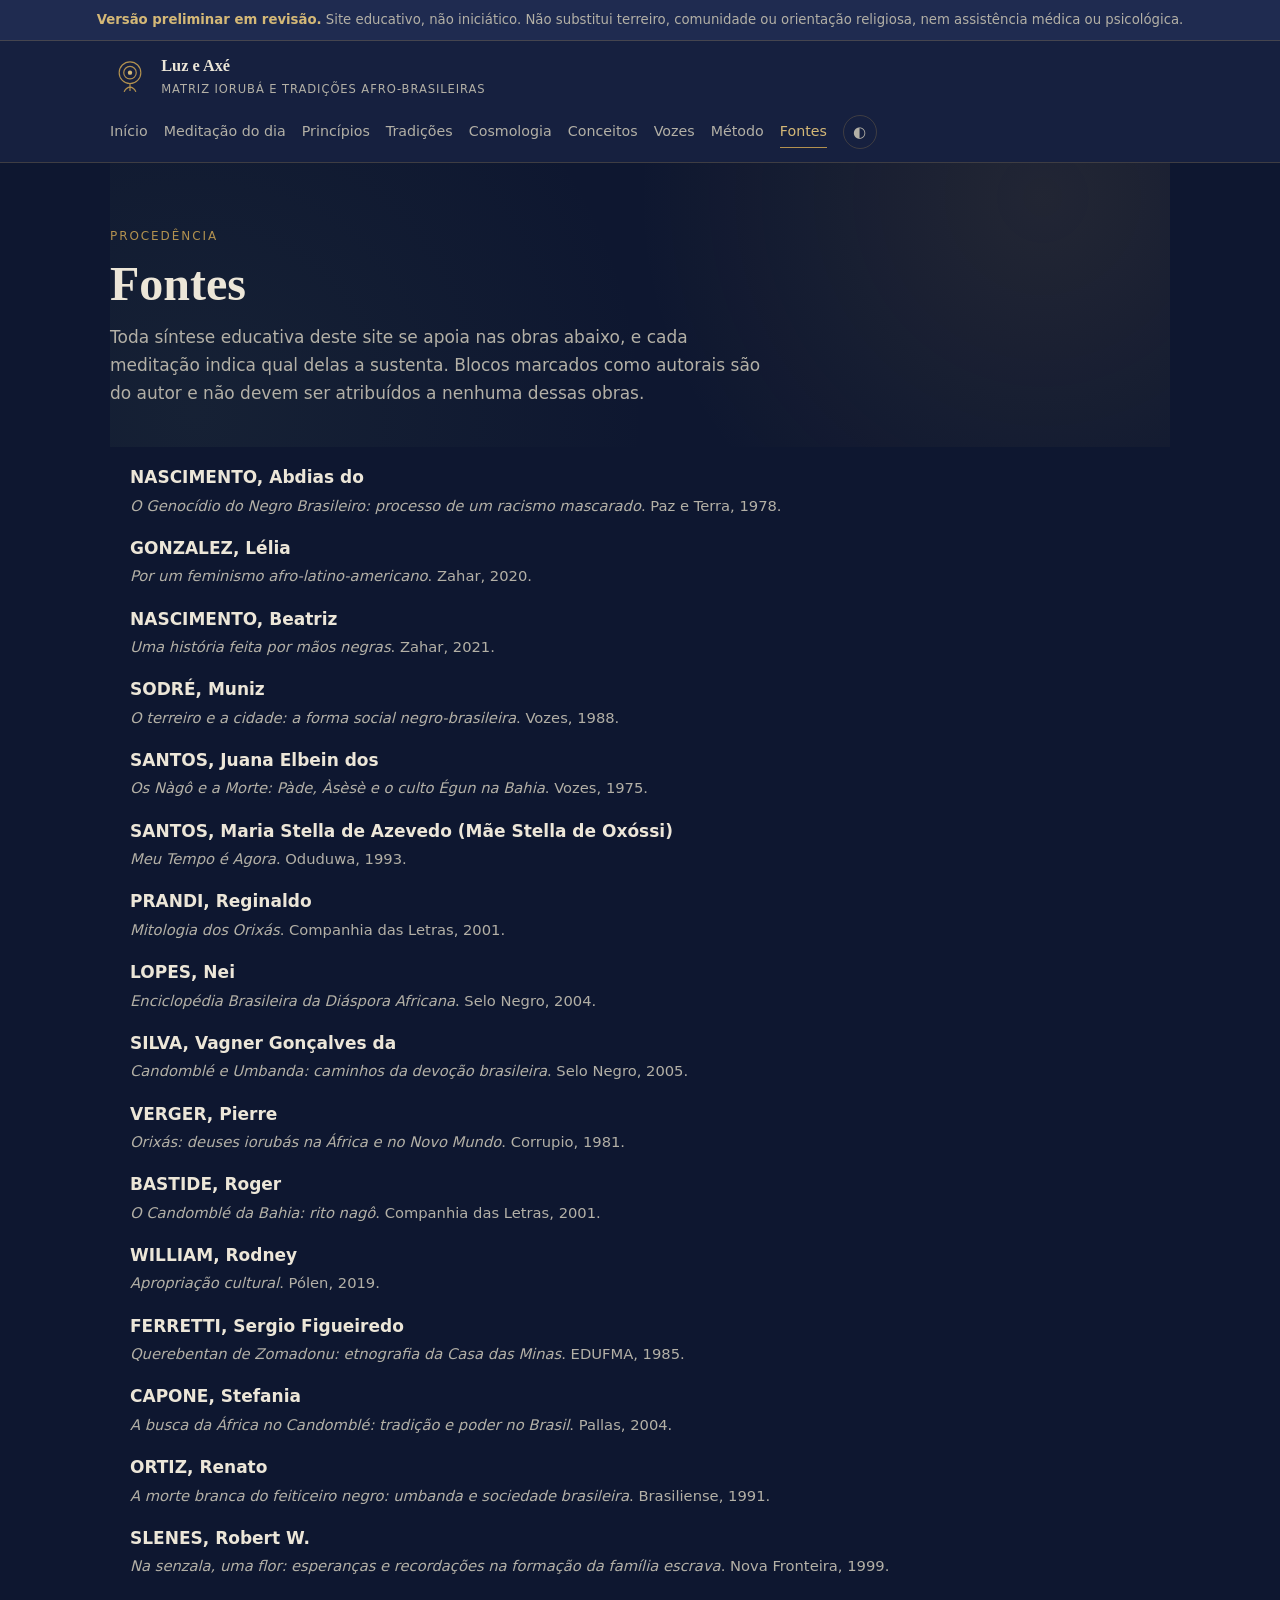
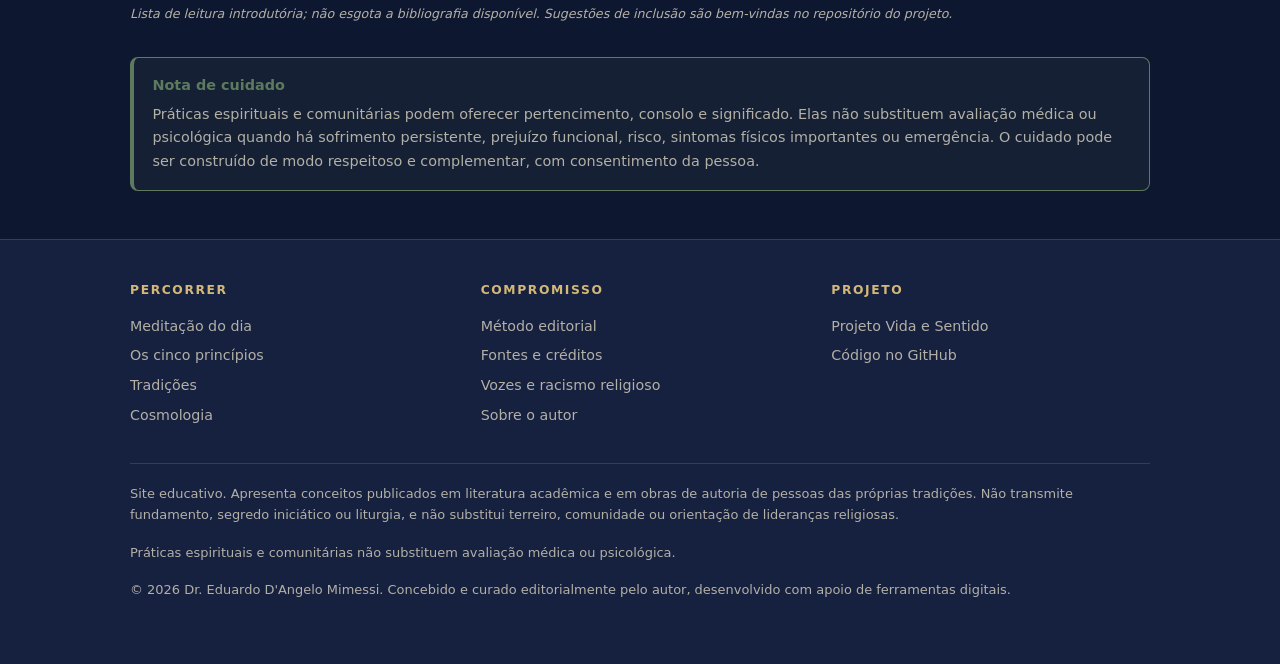
<file: docs/fontes.html>
<!doctype html>
<html lang="pt-BR" data-tema="escuro">
<head>
<meta charset="utf-8">
<meta name="viewport" content="width=device-width, initial-scale=1, viewport-fit=cover">
<title>Fontes e créditos — Luz e Axé</title>
<meta name="description" content="Bibliografia consultada: pensamento negro brasileiro, antropologia das religiões de matriz africana e obras de autoria de lideranças das tradições.">
<meta name="author" content="Dr. Eduardo D'Angelo Mimessi">
<meta name="theme-color" content="#0e1730">
<link rel="canonical" href="https://luzeaxe.com.br/fontes.html">
<meta property="og:type" content="website">
<meta property="og:locale" content="pt_BR">
<meta property="og:site_name" content="Luz e Axé">
<meta property="og:title" content="Fontes e créditos — Luz e Axé">
<meta property="og:description" content="Bibliografia consultada: pensamento negro brasileiro, antropologia das religiões de matriz africana e obras de autoria de lideranças das tradições.">
<link rel="manifest" href="manifest.webmanifest">
<link rel="stylesheet" href="assets/css/site.css">
</head>
<body>
<a class="pular" href="#conteudo">Ir para o conteúdo</a>

<div class="tarja">
  <strong>Versão preliminar em revisão.</strong> Site educativo, não iniciático. Não substitui terreiro, comunidade ou orientação religiosa, nem assistência médica ou psicológica.
</div>

<header class="topo">
  <div class="envolt topo-linha">
    <a class="marca" href="index.html">
      <svg class="selo-marca" viewBox="0 0 48 48" aria-hidden="true" focusable="false">
  <circle cx="24" cy="20" r="13"/><circle cx="24" cy="20" r="7.5"/>
  <circle class="nucleo" cx="24" cy="20" r="2.6"/>
  <path d="M24 33 V42 M24 37 C20 38 18 40 17 43 M24 37 C28 38 30 40 31 43"/>
</svg>
      <span><b>Luz e Axé</b><span>Matriz iorubá e tradições afro-brasileiras</span></span>
    </a>
    <nav class="menu" aria-label="Principal">
        <a href="index.html">Início</a>
        <a href="devocional.html">Meditação do dia</a>
        <a href="principios.html">Princípios</a>
        <a href="tradicoes.html">Tradições</a>
        <a href="orixas.html">Cosmologia</a>
        <a href="conceitos.html">Conceitos</a>
        <a href="vozes.html">Vozes</a>
        <a href="metodo-editorial.html">Método</a>
        <a href="fontes.html" aria-current="page">Fontes</a>
      <button class="tema" type="button" aria-label="Alternar tema">◐</button>
    </nav>
  </div>
</header>

<main id="conteudo">

  <div class="envolt hero" style="padding-bottom:1.5rem">
    <span class="olho">Procedência</span>
    <h1>Fontes</h1>
    <p class="sub">Toda síntese educativa deste site se apoia nas obras abaixo, e cada meditação indica qual delas a sustenta. Blocos marcados como autorais são do autor e não devem ser atribuídos a nenhuma dessas obras.</p>
  </div>
  <section class="envolt" style="border-top:0;padding-top:0">
    <dl class="fontes">
      <dt>NASCIMENTO, Abdias do</dt><dd><em>O Genocídio do Negro Brasileiro: processo de um racismo mascarado</em>. Paz e Terra, 1978.</dd>
      <dt>GONZALEZ, Lélia</dt><dd><em>Por um feminismo afro-latino-americano</em>. Zahar, 2020.</dd>
      <dt>NASCIMENTO, Beatriz</dt><dd><em>Uma história feita por mãos negras</em>. Zahar, 2021.</dd>
      <dt>SODRÉ, Muniz</dt><dd><em>O terreiro e a cidade: a forma social negro-brasileira</em>. Vozes, 1988.</dd>
      <dt>SANTOS, Juana Elbein dos</dt><dd><em>Os Nàgô e a Morte: Pàde, Àsèsè e o culto Égun na Bahia</em>. Vozes, 1975.</dd>
      <dt>SANTOS, Maria Stella de Azevedo (Mãe Stella de Oxóssi)</dt><dd><em>Meu Tempo é Agora</em>. Oduduwa, 1993.</dd>
      <dt>PRANDI, Reginaldo</dt><dd><em>Mitologia dos Orixás</em>. Companhia das Letras, 2001.</dd>
      <dt>LOPES, Nei</dt><dd><em>Enciclopédia Brasileira da Diáspora Africana</em>. Selo Negro, 2004.</dd>
      <dt>SILVA, Vagner Gonçalves da</dt><dd><em>Candomblé e Umbanda: caminhos da devoção brasileira</em>. Selo Negro, 2005.</dd>
      <dt>VERGER, Pierre</dt><dd><em>Orixás: deuses iorubás na África e no Novo Mundo</em>. Corrupio, 1981.</dd>
      <dt>BASTIDE, Roger</dt><dd><em>O Candomblé da Bahia: rito nagô</em>. Companhia das Letras, 2001.</dd>
      <dt>WILLIAM, Rodney</dt><dd><em>Apropriação cultural</em>. Pólen, 2019.</dd>
      <dt>FERRETTI, Sergio Figueiredo</dt><dd><em>Querebentan de Zomadonu: etnografia da Casa das Minas</em>. EDUFMA, 1985.</dd>
      <dt>CAPONE, Stefania</dt><dd><em>A busca da África no Candomblé: tradição e poder no Brasil</em>. Pallas, 2004.</dd>
      <dt>ORTIZ, Renato</dt><dd><em>A morte branca do feiticeiro negro: umbanda e sociedade brasileira</em>. Brasiliense, 1991.</dd>
      <dt>SLENES, Robert W.</dt><dd><em>Na senzala, uma flor: esperanças e recordações na formação da família escrava</em>. Nova Fronteira, 1999.</dd>
    </dl>
    <p class="origem" style="margin-top:1.6rem">Lista de leitura introdutória; não esgota a bibliografia disponível. Sugestões de inclusão são bem-vindas no repositório do projeto.</p>
  </section>

  <div class="envolt" style="padding-bottom:3rem">
    <div class="nota-cuidado">
      <strong>Nota de cuidado</strong>
      <p>Práticas espirituais e comunitárias podem oferecer pertencimento, consolo e significado. Elas não substituem avaliação médica ou psicológica quando há sofrimento persistente, prejuízo funcional, risco, sintomas físicos importantes ou emergência. O cuidado pode ser construído de modo respeitoso e complementar, com consentimento da pessoa.</p>
    </div>
  </div>
</main>

<footer class="rodape">
  <div class="envolt">
    <div class="rodape-grade">
      <div>
        <h4>Percorrer</h4>
        <a href="devocional.html">Meditação do dia</a>
        <a href="principios.html">Os cinco princípios</a>
        <a href="tradicoes.html">Tradições</a>
        <a href="orixas.html">Cosmologia</a>
      </div>
      <div>
        <h4>Compromisso</h4>
        <a href="metodo-editorial.html">Método editorial</a>
        <a href="fontes.html">Fontes e créditos</a>
        <a href="vozes.html">Vozes e racismo religioso</a>
        <a href="autor.html">Sobre o autor</a>
      </div>
      <div>
        <h4>Projeto</h4>
        <a href="https://vidaesentido.com.br" rel="noopener">Projeto Vida e Sentido</a>
        <a href="https://github.com/edumimessi/luzeaxe" rel="noopener">Código no GitHub</a>
      </div>
    </div>
    <div class="legal">
      <p>Site educativo. Apresenta conceitos publicados em literatura acadêmica e em obras de autoria de pessoas das próprias tradições. Não transmite fundamento, segredo iniciático ou liturgia, e não substitui terreiro, comunidade ou orientação de lideranças religiosas.</p>
      <p>Práticas espirituais e comunitárias não substituem avaliação médica ou psicológica.</p>
      <p>© <span id="ano">2026</span> Dr. Eduardo D'Angelo Mimessi. Concebido e curado editorialmente pelo autor, desenvolvido com apoio de ferramentas digitais.</p>
    </div>
  </div>
</footer>
<script src="assets/js/app.js"></script>

</body>
</html>
</file>
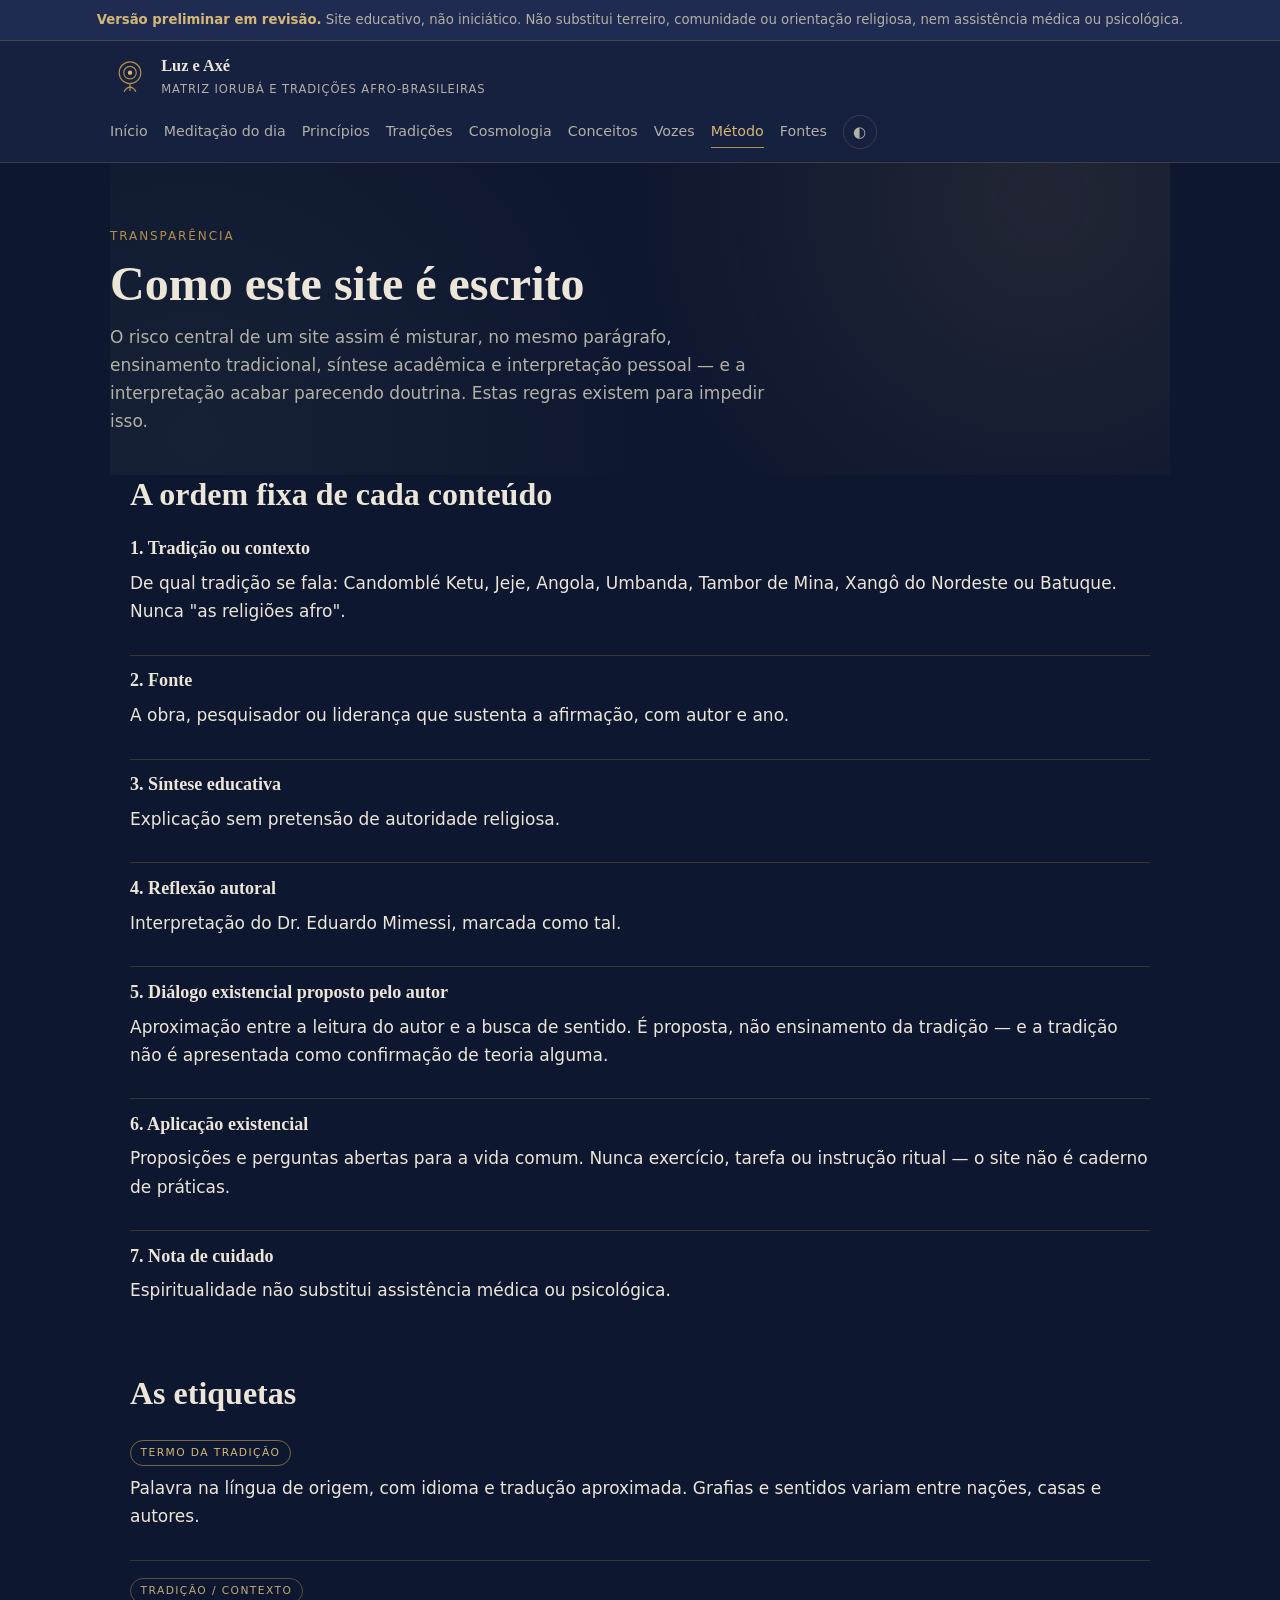
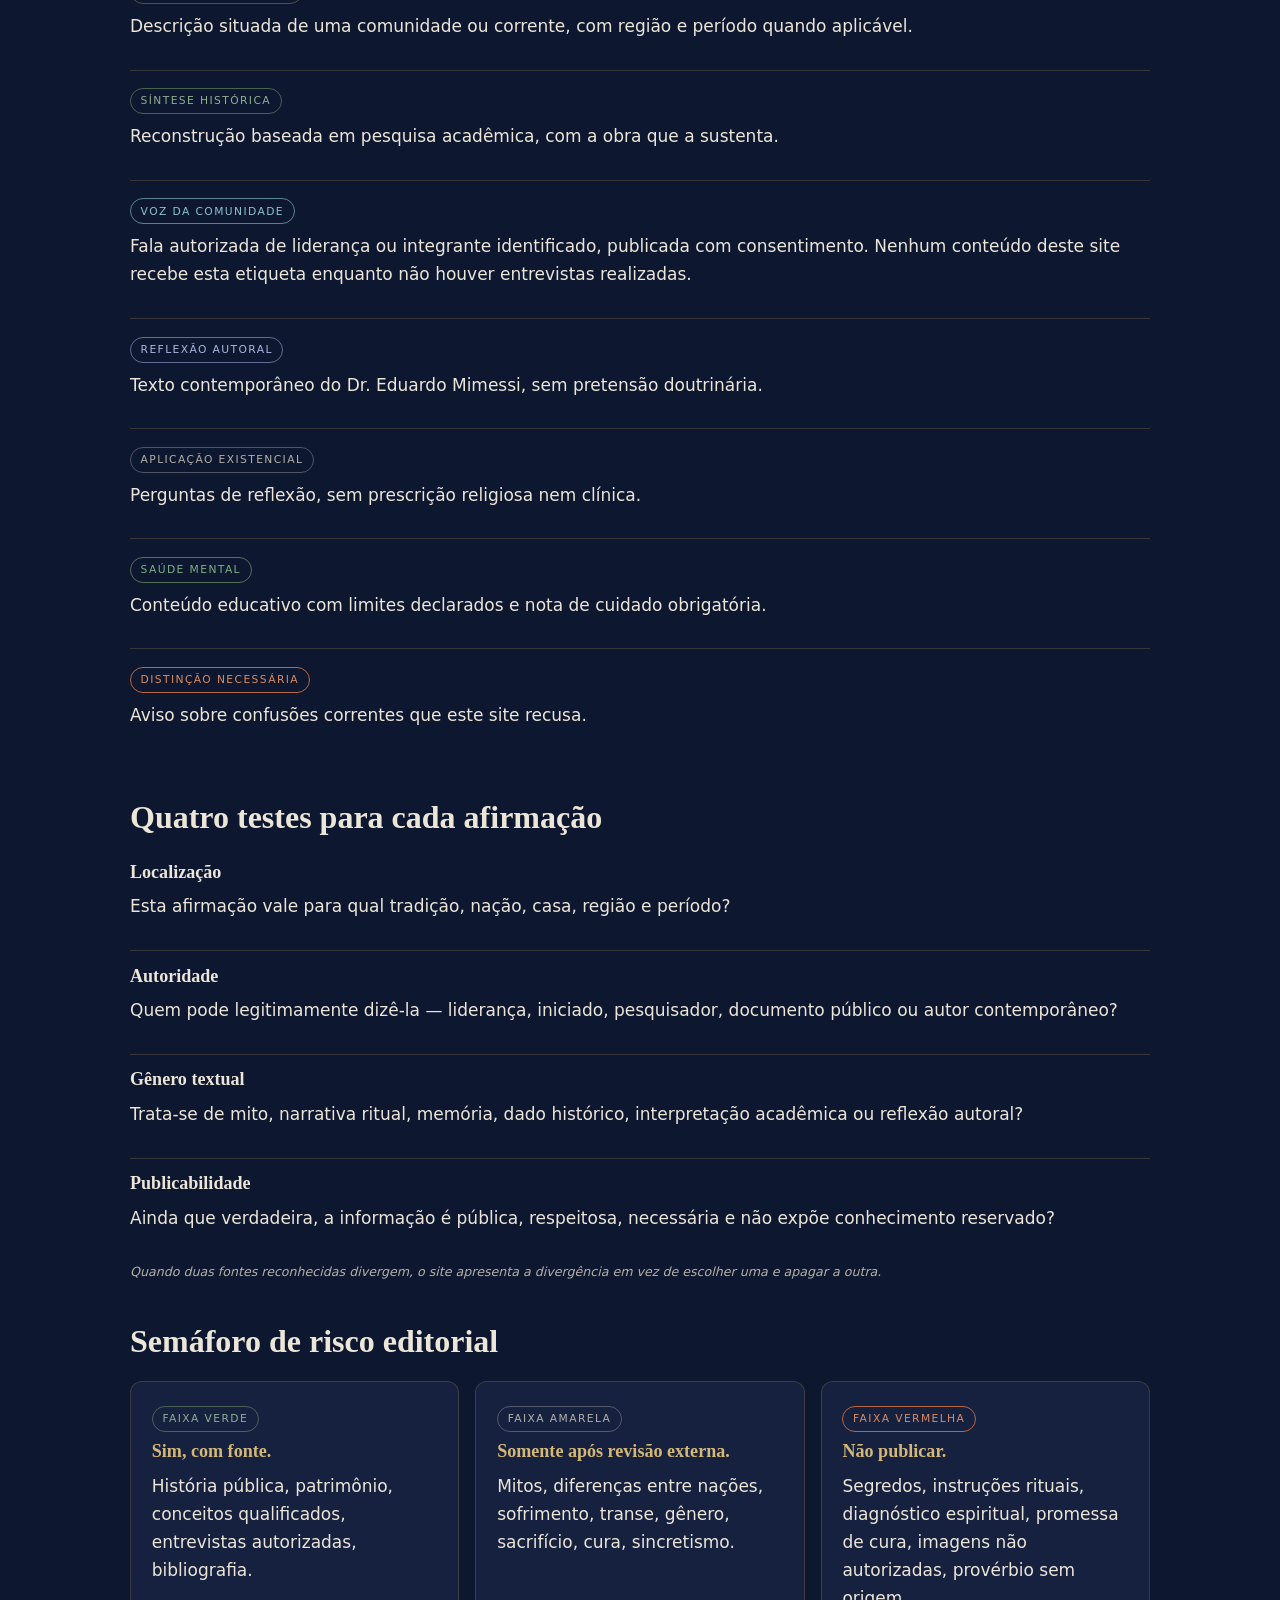
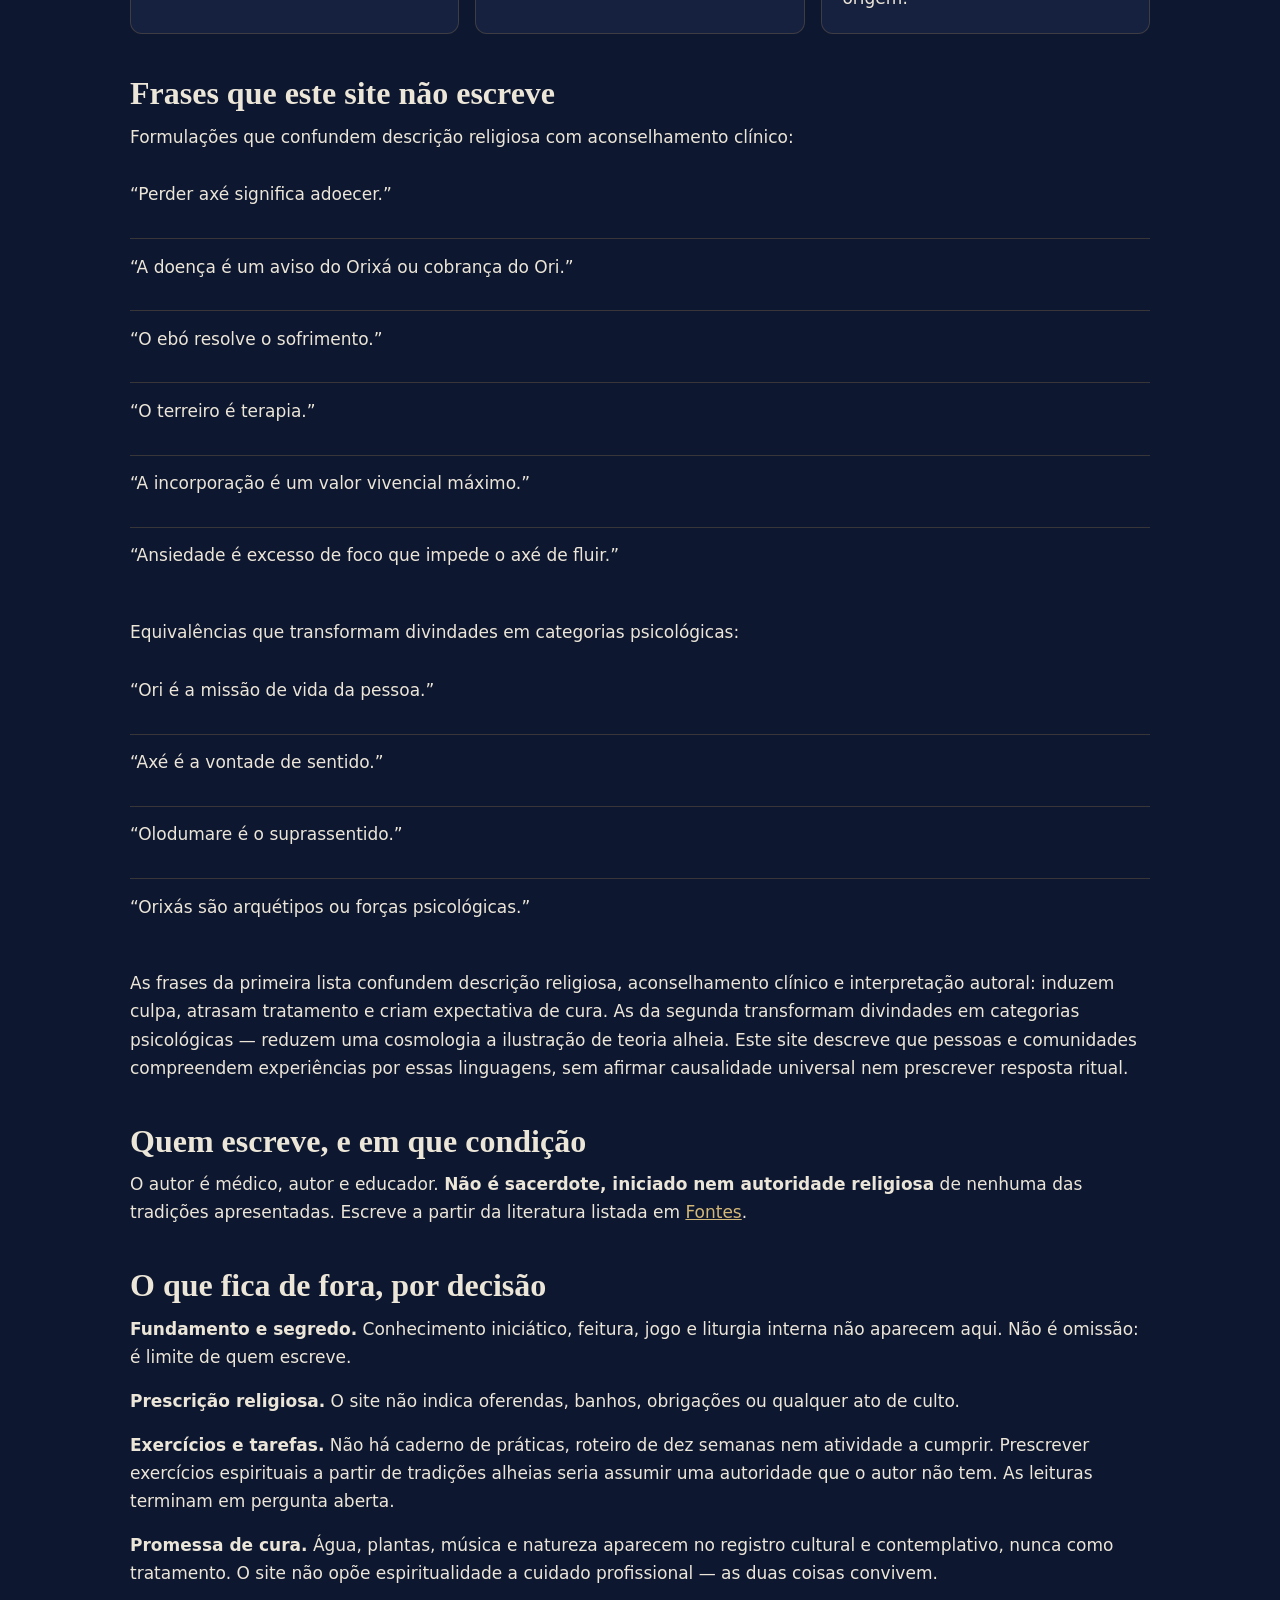
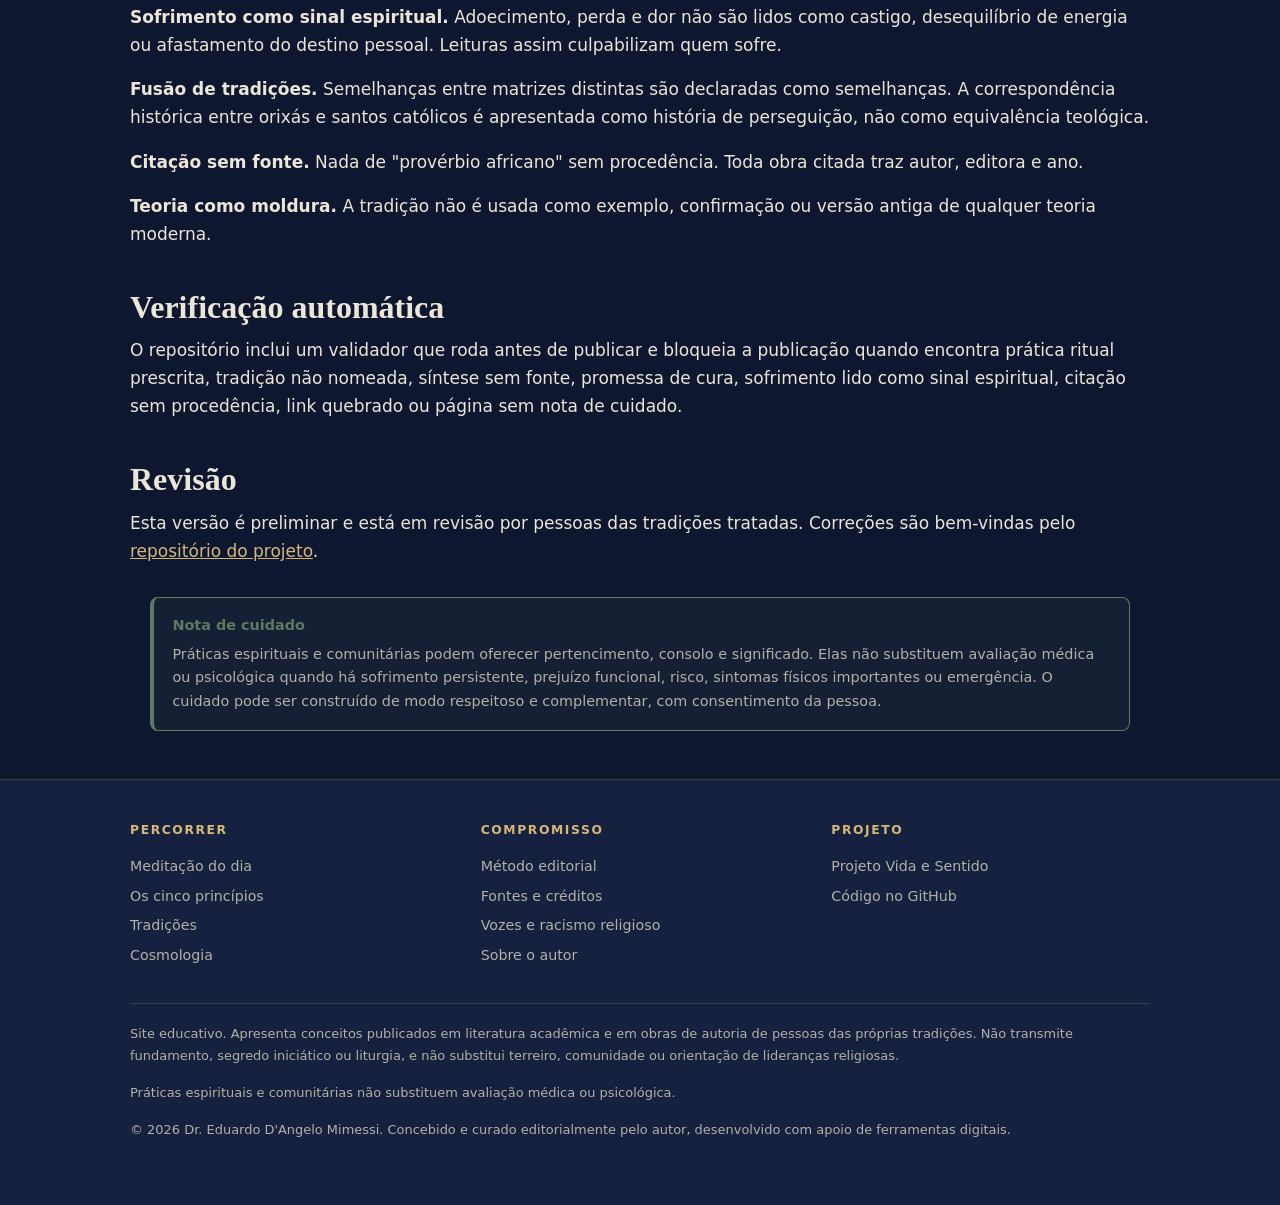
<file: docs/metodo-editorial.html>
<!doctype html>
<html lang="pt-BR" data-tema="escuro">
<head>
<meta charset="utf-8">
<meta name="viewport" content="width=device-width, initial-scale=1, viewport-fit=cover">
<title>Método editorial — Luz e Axé</title>
<meta name="description" content="Como este site é escrito: a ordem fixa de cada conteúdo, os selos de gênero de texto, o recorte declarado e o que fica deliberadamente de fora.">
<meta name="author" content="Dr. Eduardo D'Angelo Mimessi">
<meta name="theme-color" content="#0e1730">
<link rel="canonical" href="https://luzeaxe.com.br/metodo-editorial.html">
<meta property="og:type" content="website">
<meta property="og:locale" content="pt_BR">
<meta property="og:site_name" content="Luz e Axé">
<meta property="og:title" content="Método editorial — Luz e Axé">
<meta property="og:description" content="Como este site é escrito: a ordem fixa de cada conteúdo, os selos de gênero de texto, o recorte declarado e o que fica deliberadamente de fora.">
<link rel="manifest" href="manifest.webmanifest">
<link rel="stylesheet" href="assets/css/site.css">
</head>
<body>
<a class="pular" href="#conteudo">Ir para o conteúdo</a>

<div class="tarja">
  <strong>Versão preliminar em revisão.</strong> Site educativo, não iniciático. Não substitui terreiro, comunidade ou orientação religiosa, nem assistência médica ou psicológica.
</div>

<header class="topo">
  <div class="envolt topo-linha">
    <a class="marca" href="index.html">
      <svg class="selo-marca" viewBox="0 0 48 48" aria-hidden="true" focusable="false">
  <circle cx="24" cy="20" r="13"/><circle cx="24" cy="20" r="7.5"/>
  <circle class="nucleo" cx="24" cy="20" r="2.6"/>
  <path d="M24 33 V42 M24 37 C20 38 18 40 17 43 M24 37 C28 38 30 40 31 43"/>
</svg>
      <span><b>Luz e Axé</b><span>Matriz iorubá e tradições afro-brasileiras</span></span>
    </a>
    <nav class="menu" aria-label="Principal">
        <a href="index.html">Início</a>
        <a href="devocional.html">Meditação do dia</a>
        <a href="principios.html">Princípios</a>
        <a href="tradicoes.html">Tradições</a>
        <a href="orixas.html">Cosmologia</a>
        <a href="conceitos.html">Conceitos</a>
        <a href="vozes.html">Vozes</a>
        <a href="metodo-editorial.html" aria-current="page">Método</a>
        <a href="fontes.html">Fontes</a>
      <button class="tema" type="button" aria-label="Alternar tema">◐</button>
    </nav>
  </div>
</header>

<main id="conteudo">

  <div class="envolt hero" style="padding-bottom:1.5rem">
    <span class="olho">Transparência</span>
    <h1>Como este site é escrito</h1>
    <p class="sub">O risco central de um site assim é misturar, no mesmo parágrafo, ensinamento tradicional, síntese acadêmica e interpretação pessoal — e a interpretação acabar parecendo doutrina. Estas regras existem para impedir isso.</p>
  </div>
  <section class="envolt" style="border-top:0;padding-top:0">
    <h2>A ordem fixa de cada conteúdo</h2>
    <ul class="limpa">
      <li><h3>1. Tradição ou contexto</h3><p>De qual tradição se fala: Candomblé Ketu, Jeje, Angola, Umbanda, Tambor de Mina, Xangô do Nordeste ou Batuque. Nunca "as religiões afro".</p></li>
      <li><h3>2. Fonte</h3><p>A obra, pesquisador ou liderança que sustenta a afirmação, com autor e ano.</p></li>
      <li><h3>3. Síntese educativa</h3><p>Explicação sem pretensão de autoridade religiosa.</p></li>
      <li><h3>4. Reflexão autoral</h3><p>Interpretação do Dr. Eduardo Mimessi, marcada como tal.</p></li>
      <li><h3>5. Diálogo existencial proposto pelo autor</h3><p>Aproximação entre a leitura do autor e a busca de sentido. É proposta, não ensinamento da tradição — e a tradição não é apresentada como confirmação de teoria alguma.</p></li>
      <li><h3>6. Aplicação existencial</h3><p>Proposições e perguntas abertas para a vida comum. Nunca exercício, tarefa ou instrução ritual — o site não é caderno de práticas.</p></li>
      <li><h3>7. Nota de cuidado</h3><p>Espiritualidade não substitui assistência médica ou psicológica.</p></li>
    </ul>

    <h2 style="margin-top:2.5rem">As etiquetas</h2>
    <ul class="limpa">
      <li><span class="selo-genero termo">Termo da tradição</span><p>Palavra na língua de origem, com idioma e tradução aproximada. Grafias e sentidos variam entre nações, casas e autores.</p></li>
      <li><span class="selo-genero contexto">Tradição / contexto</span><p>Descrição situada de uma comunidade ou corrente, com região e período quando aplicável.</p></li>
      <li><span class="selo-genero sintese">Síntese histórica</span><p>Reconstrução baseada em pesquisa acadêmica, com a obra que a sustenta.</p></li>
      <li><span class="selo-genero voz">Voz da comunidade</span><p>Fala autorizada de liderança ou integrante identificado, publicada com consentimento. Nenhum conteúdo deste site recebe esta etiqueta enquanto não houver entrevistas realizadas.</p></li>
      <li><span class="selo-genero autoral">Reflexão autoral</span><p>Texto contemporâneo do Dr. Eduardo Mimessi, sem pretensão doutrinária.</p></li>
      <li><span class="selo-genero aplicacao">Aplicação existencial</span><p>Perguntas de reflexão, sem prescrição religiosa nem clínica.</p></li>
      <li><span class="selo-genero saude">Saúde mental</span><p>Conteúdo educativo com limites declarados e nota de cuidado obrigatória.</p></li>
      <li><span class="selo-genero alerta">Distinção necessária</span><p>Aviso sobre confusões correntes que este site recusa.</p></li>
    </ul>

    <h2 style="margin-top:2.5rem">Quatro testes para cada afirmação</h2>
    <ul class="limpa">
      <li><h3>Localização</h3><p>Esta afirmação vale para qual tradição, nação, casa, região e período?</p></li>
      <li><h3>Autoridade</h3><p>Quem pode legitimamente dizê-la — liderança, iniciado, pesquisador, documento público ou autor contemporâneo?</p></li>
      <li><h3>Gênero textual</h3><p>Trata-se de mito, narrativa ritual, memória, dado histórico, interpretação acadêmica ou reflexão autoral?</p></li>
      <li><h3>Publicabilidade</h3><p>Ainda que verdadeira, a informação é pública, respeitosa, necessária e não expõe conhecimento reservado?</p></li>
    </ul>
    <p class="origem">Quando duas fontes reconhecidas divergem, o site apresenta a divergência em vez de escolher uma e apagar a outra.</p>

    <h2 style="margin-top:2.5rem">Semáforo de risco editorial</h2>
    <div class="grade g3" style="margin-top:1.2rem">
      <article class="cartao">
        <span class="selo-genero sintese">Faixa verde</span>
        <h3>Sim, com fonte.</h3>
        <p>História pública, patrimônio, conceitos qualificados, entrevistas autorizadas, bibliografia.</p>
      </article>
      <article class="cartao">
        <span class="selo-genero aplicacao">Faixa amarela</span>
        <h3>Somente após revisão externa.</h3>
        <p>Mitos, diferenças entre nações, sofrimento, transe, gênero, sacrifício, cura, sincretismo.</p>
      </article>
      <article class="cartao">
        <span class="selo-genero alerta">Faixa vermelha</span>
        <h3>Não publicar.</h3>
        <p>Segredos, instruções rituais, diagnóstico espiritual, promessa de cura, imagens não autorizadas, provérbio sem origem.</p>
      </article>
    </div>

    <h2 style="margin-top:2.5rem">Frases que este site não escreve</h2>
    <p>Formulações que confundem descrição religiosa com aconselhamento clínico:</p>
    <ul class="limpa">
      <li data-exemplo-vetado><p>&ldquo;Perder axé significa adoecer.&rdquo;</p></li>
      <li data-exemplo-vetado><p>&ldquo;A doença é um aviso do Orixá ou cobrança do Ori.&rdquo;</p></li>
      <li data-exemplo-vetado><p>&ldquo;O ebó resolve o sofrimento.&rdquo;</p></li>
      <li data-exemplo-vetado><p>&ldquo;O terreiro é terapia.&rdquo;</p></li>
      <li data-exemplo-vetado><p>&ldquo;A incorporação é um valor vivencial máximo.&rdquo;</p></li>
      <li data-exemplo-vetado><p>&ldquo;Ansiedade é excesso de foco que impede o axé de fluir.&rdquo;</p></li>
    </ul>
    <p style="margin-top:1.2rem">Equivalências que transformam divindades em categorias psicológicas:</p>
    <ul class="limpa">
      <li data-exemplo-vetado><p>&ldquo;Ori é a missão de vida da pessoa.&rdquo;</p></li>
      <li data-exemplo-vetado><p>&ldquo;Axé é a vontade de sentido.&rdquo;</p></li>
      <li data-exemplo-vetado><p>&ldquo;Olodumare é o suprassentido.&rdquo;</p></li>
      <li data-exemplo-vetado><p>&ldquo;Orixás são arquétipos ou forças psicológicas.&rdquo;</p></li>
    </ul>
    <p style="margin-top:1.2rem">As frases da primeira lista confundem descrição religiosa, aconselhamento clínico e interpretação autoral: induzem culpa, atrasam tratamento e criam expectativa de cura. As da segunda transformam divindades em categorias psicológicas — reduzem uma cosmologia a ilustração de teoria alheia. Este site descreve que pessoas e comunidades compreendem experiências por essas linguagens, sem afirmar causalidade universal nem prescrever resposta ritual.</p>

    <h2 style="margin-top:2.5rem">Quem escreve, e em que condição</h2>
    <p>O autor é médico, autor e educador. <strong>Não é sacerdote, iniciado nem autoridade religiosa</strong> de nenhuma das tradições apresentadas. Escreve a partir da literatura listada em <a href="fontes.html">Fontes</a>.</p>

    <h2 style="margin-top:2.5rem">O que fica de fora, por decisão</h2>
    <p><strong>Fundamento e segredo.</strong> Conhecimento iniciático, feitura, jogo e liturgia interna não aparecem aqui. Não é omissão: é limite de quem escreve.</p>
    <p><strong>Prescrição religiosa.</strong> O site não indica oferendas, banhos, obrigações ou qualquer ato de culto.</p>
    <p><strong>Exercícios e tarefas.</strong> Não há caderno de práticas, roteiro de dez semanas nem atividade a cumprir. Prescrever exercícios espirituais a partir de tradições alheias seria assumir uma autoridade que o autor não tem. As leituras terminam em pergunta aberta.</p>
    <p><strong>Promessa de cura.</strong> Água, plantas, música e natureza aparecem no registro cultural e contemplativo, nunca como tratamento. O site não opõe espiritualidade a cuidado profissional — as duas coisas convivem.</p>
    <p><strong>Sofrimento como sinal espiritual.</strong> Adoecimento, perda e dor não são lidos como castigo, desequilíbrio de energia ou afastamento do destino pessoal. Leituras assim culpabilizam quem sofre.</p>
    <p><strong>Fusão de tradições.</strong> Semelhanças entre matrizes distintas são declaradas como semelhanças. A correspondência histórica entre orixás e santos católicos é apresentada como história de perseguição, não como equivalência teológica.</p>
    <p><strong>Citação sem fonte.</strong> Nada de "provérbio africano" sem procedência. Toda obra citada traz autor, editora e ano.</p>
    <p><strong>Teoria como moldura.</strong> A tradição não é usada como exemplo, confirmação ou versão antiga de qualquer teoria moderna.</p>

    <h2 style="margin-top:2.5rem">Verificação automática</h2>
    <p>O repositório inclui um validador que roda antes de publicar e bloqueia a publicação quando encontra prática ritual prescrita, tradição não nomeada, síntese sem fonte, promessa de cura, sofrimento lido como sinal espiritual, citação sem procedência, link quebrado ou página sem nota de cuidado.</p>

    <h2 style="margin-top:2.5rem">Revisão</h2>
    <p>Esta versão é preliminar e está em revisão por pessoas das tradições tratadas. Correções são bem-vindas pelo <a href="https://github.com/edumimessi/luzeaxe/issues" rel="noopener">repositório do projeto</a>.</p>

  <div class="envolt" style="padding-bottom:3rem">
    <div class="nota-cuidado">
      <strong>Nota de cuidado</strong>
      <p>Práticas espirituais e comunitárias podem oferecer pertencimento, consolo e significado. Elas não substituem avaliação médica ou psicológica quando há sofrimento persistente, prejuízo funcional, risco, sintomas físicos importantes ou emergência. O cuidado pode ser construído de modo respeitoso e complementar, com consentimento da pessoa.</p>
    </div>
  </div>
</main>

<footer class="rodape">
  <div class="envolt">
    <div class="rodape-grade">
      <div>
        <h4>Percorrer</h4>
        <a href="devocional.html">Meditação do dia</a>
        <a href="principios.html">Os cinco princípios</a>
        <a href="tradicoes.html">Tradições</a>
        <a href="orixas.html">Cosmologia</a>
      </div>
      <div>
        <h4>Compromisso</h4>
        <a href="metodo-editorial.html">Método editorial</a>
        <a href="fontes.html">Fontes e créditos</a>
        <a href="vozes.html">Vozes e racismo religioso</a>
        <a href="autor.html">Sobre o autor</a>
      </div>
      <div>
        <h4>Projeto</h4>
        <a href="https://vidaesentido.com.br" rel="noopener">Projeto Vida e Sentido</a>
        <a href="https://github.com/edumimessi/luzeaxe" rel="noopener">Código no GitHub</a>
      </div>
    </div>
    <div class="legal">
      <p>Site educativo. Apresenta conceitos publicados em literatura acadêmica e em obras de autoria de pessoas das próprias tradições. Não transmite fundamento, segredo iniciático ou liturgia, e não substitui terreiro, comunidade ou orientação de lideranças religiosas.</p>
      <p>Práticas espirituais e comunitárias não substituem avaliação médica ou psicológica.</p>
      <p>© <span id="ano">2026</span> Dr. Eduardo D'Angelo Mimessi. Concebido e curado editorialmente pelo autor, desenvolvido com apoio de ferramentas digitais.</p>
    </div>
  </div>
</footer>
<script src="assets/js/app.js"></script>

</body>
</html>
</file>
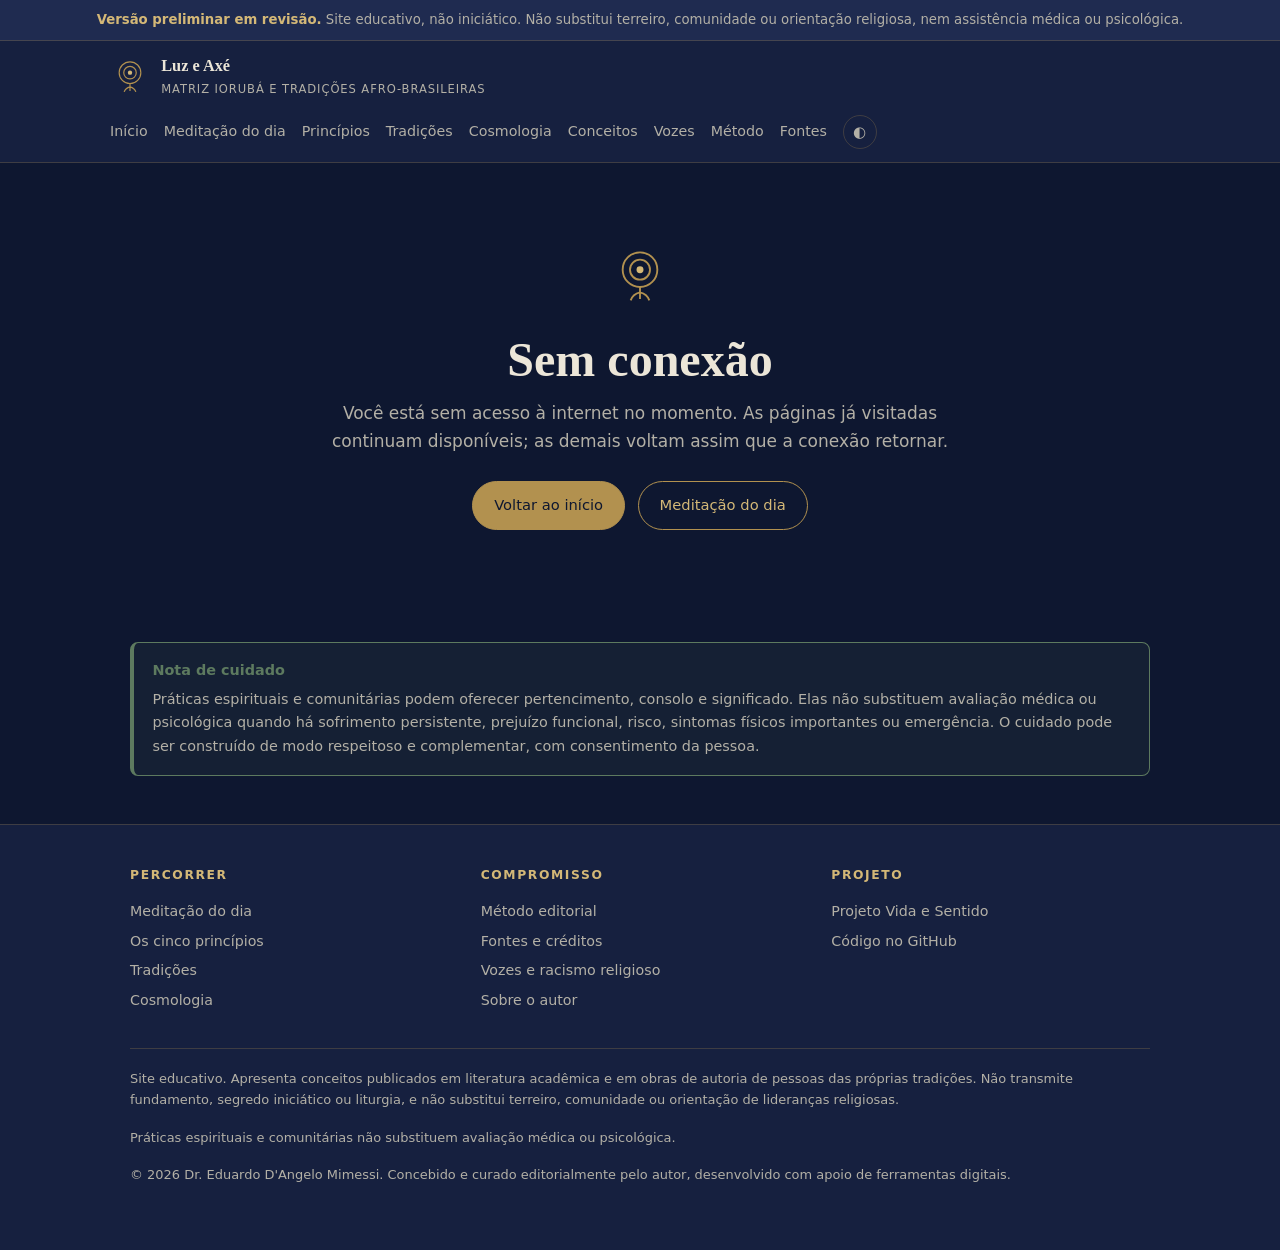
<file: docs/offline.html>
<!doctype html>
<html lang="pt-BR" data-tema="escuro">
<head>
<meta charset="utf-8">
<meta name="viewport" content="width=device-width, initial-scale=1, viewport-fit=cover">
<title>Sem conexão — Luz e Axé</title>
<meta name="description" content="Esta página aparece quando não há conexão disponível.">
<meta name="author" content="Dr. Eduardo D'Angelo Mimessi">
<meta name="theme-color" content="#0e1730">
<meta name="robots" content="noindex">
<meta property="og:type" content="website">
<meta property="og:locale" content="pt_BR">
<meta property="og:site_name" content="Luz e Axé">
<meta property="og:title" content="Sem conexão — Luz e Axé">
<meta property="og:description" content="Esta página aparece quando não há conexão disponível.">
<link rel="manifest" href="manifest.webmanifest">
<link rel="stylesheet" href="assets/css/site.css">
</head>
<body>
<a class="pular" href="#conteudo">Ir para o conteúdo</a>

<div class="tarja">
  <strong>Versão preliminar em revisão.</strong> Site educativo, não iniciático. Não substitui terreiro, comunidade ou orientação religiosa, nem assistência médica ou psicológica.
</div>

<header class="topo">
  <div class="envolt topo-linha">
    <a class="marca" href="index.html">
      <svg class="selo-marca" viewBox="0 0 48 48" aria-hidden="true" focusable="false">
  <circle cx="24" cy="20" r="13"/><circle cx="24" cy="20" r="7.5"/>
  <circle class="nucleo" cx="24" cy="20" r="2.6"/>
  <path d="M24 33 V42 M24 37 C20 38 18 40 17 43 M24 37 C28 38 30 40 31 43"/>
</svg>
      <span><b>Luz e Axé</b><span>Matriz iorubá e tradições afro-brasileiras</span></span>
    </a>
    <nav class="menu" aria-label="Principal">
        <a href="index.html">Início</a>
        <a href="devocional.html">Meditação do dia</a>
        <a href="principios.html">Princípios</a>
        <a href="tradicoes.html">Tradições</a>
        <a href="orixas.html">Cosmologia</a>
        <a href="conceitos.html">Conceitos</a>
        <a href="vozes.html">Vozes</a>
        <a href="metodo-editorial.html">Método</a>
        <a href="fontes.html">Fontes</a>
      <button class="tema" type="button" aria-label="Alternar tema">◐</button>
    </nav>
  </div>
</header>

<main id="conteudo">

  <div class="envolt estado">
    <svg class="selo-marca" viewBox="0 0 48 48" aria-hidden="true" focusable="false">
  <circle cx="24" cy="20" r="13"/><circle cx="24" cy="20" r="7.5"/>
  <circle class="nucleo" cx="24" cy="20" r="2.6"/>
  <path d="M24 33 V42 M24 37 C20 38 18 40 17 43 M24 37 C28 38 30 40 31 43"/>
</svg>
    <h1>Sem conexão</h1>
    <p class="sub" style="margin:0 auto">Você está sem acesso à internet no momento. As páginas já visitadas continuam disponíveis; as demais voltam assim que a conexão retornar.</p>
    <div class="acoes" style="justify-content:center">
      <a class="botao cheio" href="index.html">Voltar ao início</a>
      <a class="botao" href="devocional.html">Meditação do dia</a>
    </div>
  </div>

  <div class="envolt" style="padding-bottom:3rem">
    <div class="nota-cuidado">
      <strong>Nota de cuidado</strong>
      <p>Práticas espirituais e comunitárias podem oferecer pertencimento, consolo e significado. Elas não substituem avaliação médica ou psicológica quando há sofrimento persistente, prejuízo funcional, risco, sintomas físicos importantes ou emergência. O cuidado pode ser construído de modo respeitoso e complementar, com consentimento da pessoa.</p>
    </div>
  </div>
</main>

<footer class="rodape">
  <div class="envolt">
    <div class="rodape-grade">
      <div>
        <h4>Percorrer</h4>
        <a href="devocional.html">Meditação do dia</a>
        <a href="principios.html">Os cinco princípios</a>
        <a href="tradicoes.html">Tradições</a>
        <a href="orixas.html">Cosmologia</a>
      </div>
      <div>
        <h4>Compromisso</h4>
        <a href="metodo-editorial.html">Método editorial</a>
        <a href="fontes.html">Fontes e créditos</a>
        <a href="vozes.html">Vozes e racismo religioso</a>
        <a href="autor.html">Sobre o autor</a>
      </div>
      <div>
        <h4>Projeto</h4>
        <a href="https://vidaesentido.com.br" rel="noopener">Projeto Vida e Sentido</a>
        <a href="https://github.com/edumimessi/luzeaxe" rel="noopener">Código no GitHub</a>
      </div>
    </div>
    <div class="legal">
      <p>Site educativo. Apresenta conceitos publicados em literatura acadêmica e em obras de autoria de pessoas das próprias tradições. Não transmite fundamento, segredo iniciático ou liturgia, e não substitui terreiro, comunidade ou orientação de lideranças religiosas.</p>
      <p>Práticas espirituais e comunitárias não substituem avaliação médica ou psicológica.</p>
      <p>© <span id="ano">2026</span> Dr. Eduardo D'Angelo Mimessi. Concebido e curado editorialmente pelo autor, desenvolvido com apoio de ferramentas digitais.</p>
    </div>
  </div>
</footer>
<script src="assets/js/app.js"></script>

</body>
</html>
</file>
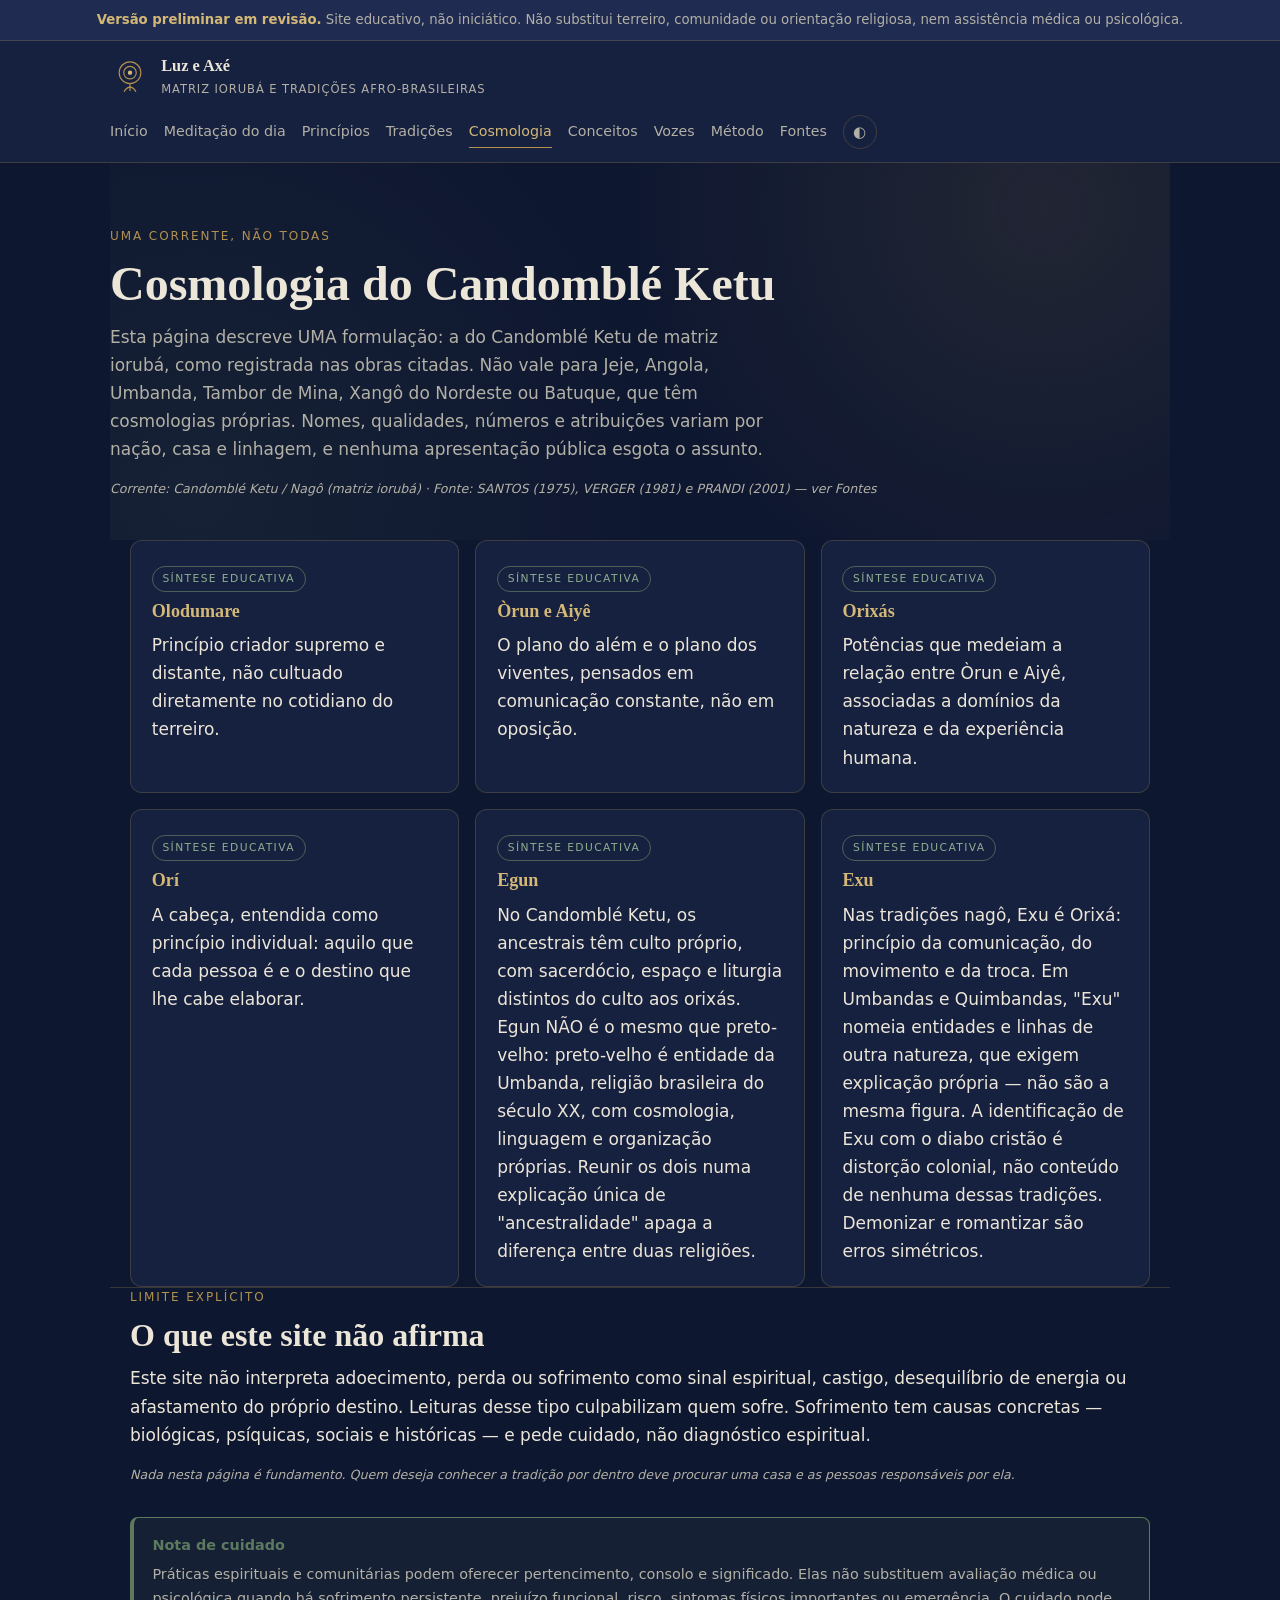
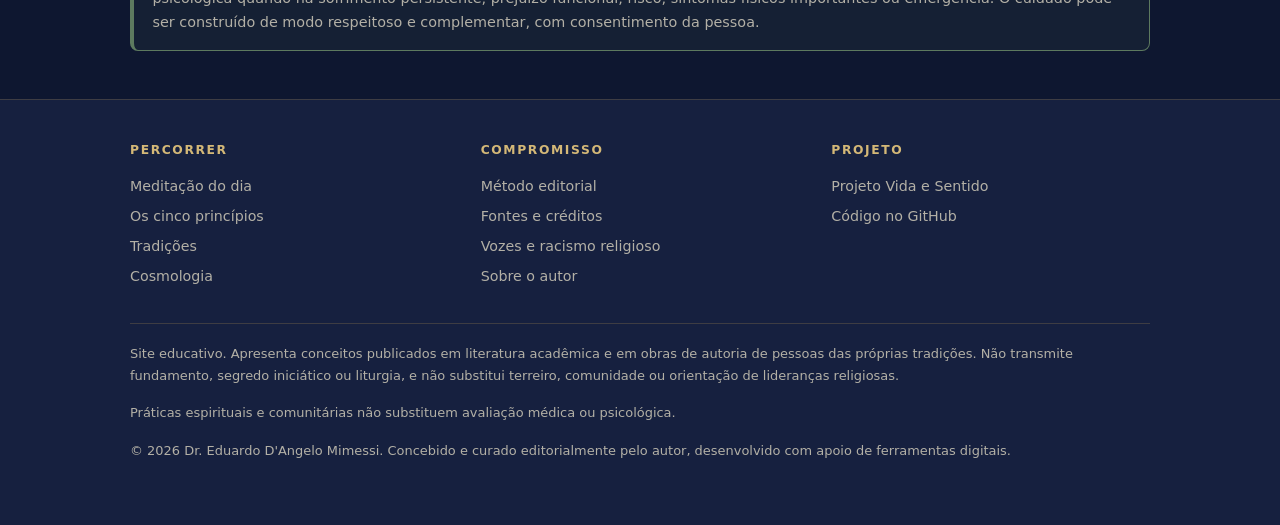
<file: docs/orixas.html>
<!doctype html>
<html lang="pt-BR" data-tema="escuro">
<head>
<meta charset="utf-8">
<meta name="viewport" content="width=device-width, initial-scale=1, viewport-fit=cover">
<title>Cosmologia do Candomblé Ketu — Luz e Axé</title>
<meta name="description" content="Apresentação introdutória da cosmologia iorubá registrada no Candomblé Ketu: Olodumare, Òrun e Aiyê, orixás, orí e ancestrais. Uma corrente, não todas.">
<meta name="author" content="Dr. Eduardo D'Angelo Mimessi">
<meta name="theme-color" content="#0e1730">
<link rel="canonical" href="https://luzeaxe.com.br/orixas.html">
<meta property="og:type" content="website">
<meta property="og:locale" content="pt_BR">
<meta property="og:site_name" content="Luz e Axé">
<meta property="og:title" content="Cosmologia do Candomblé Ketu — Luz e Axé">
<meta property="og:description" content="Apresentação introdutória da cosmologia iorubá registrada no Candomblé Ketu: Olodumare, Òrun e Aiyê, orixás, orí e ancestrais. Uma corrente, não todas.">
<link rel="manifest" href="manifest.webmanifest">
<link rel="stylesheet" href="assets/css/site.css">
</head>
<body>
<a class="pular" href="#conteudo">Ir para o conteúdo</a>

<div class="tarja">
  <strong>Versão preliminar em revisão.</strong> Site educativo, não iniciático. Não substitui terreiro, comunidade ou orientação religiosa, nem assistência médica ou psicológica.
</div>

<header class="topo">
  <div class="envolt topo-linha">
    <a class="marca" href="index.html">
      <svg class="selo-marca" viewBox="0 0 48 48" aria-hidden="true" focusable="false">
  <circle cx="24" cy="20" r="13"/><circle cx="24" cy="20" r="7.5"/>
  <circle class="nucleo" cx="24" cy="20" r="2.6"/>
  <path d="M24 33 V42 M24 37 C20 38 18 40 17 43 M24 37 C28 38 30 40 31 43"/>
</svg>
      <span><b>Luz e Axé</b><span>Matriz iorubá e tradições afro-brasileiras</span></span>
    </a>
    <nav class="menu" aria-label="Principal">
        <a href="index.html">Início</a>
        <a href="devocional.html">Meditação do dia</a>
        <a href="principios.html">Princípios</a>
        <a href="tradicoes.html">Tradições</a>
        <a href="orixas.html" aria-current="page">Cosmologia</a>
        <a href="conceitos.html">Conceitos</a>
        <a href="vozes.html">Vozes</a>
        <a href="metodo-editorial.html">Método</a>
        <a href="fontes.html">Fontes</a>
      <button class="tema" type="button" aria-label="Alternar tema">◐</button>
    </nav>
  </div>
</header>

<main id="conteudo">

  <div class="envolt hero" style="padding-bottom:1.5rem">
    <span class="olho">Uma corrente, não todas</span>
    <h1>Cosmologia do Candomblé Ketu</h1>
    <p class="sub">Esta página descreve UMA formulação: a do Candomblé Ketu de matriz iorubá, como registrada nas obras citadas. Não vale para Jeje, Angola, Umbanda, Tambor de Mina, Xangô do Nordeste ou Batuque, que têm cosmologias próprias. Nomes, qualidades, números e atribuições variam por nação, casa e linhagem, e nenhuma apresentação pública esgota o assunto.</p>
    <p class="origem" style="margin-top:.8rem">Corrente: Candomblé Ketu / Nagô (matriz iorubá) · Fonte: SANTOS (1975), VERGER (1981) e PRANDI (2001) — ver Fontes</p>
  </div>
  <section class="envolt" style="border-top:0;padding-top:0">
    <div class="grade g2">
      <article class="cartao">
        <span class="selo-genero sintese">Síntese educativa</span>
        <h3>Olodumare</h3>
        <p>Princípio criador supremo e distante, não cultuado diretamente no cotidiano do terreiro.</p>
      </article>
      <article class="cartao">
        <span class="selo-genero sintese">Síntese educativa</span>
        <h3>Òrun e Aiyê</h3>
        <p>O plano do além e o plano dos viventes, pensados em comunicação constante, não em oposição.</p>
      </article>
      <article class="cartao">
        <span class="selo-genero sintese">Síntese educativa</span>
        <h3>Orixás</h3>
        <p>Potências que medeiam a relação entre Òrun e Aiyê, associadas a domínios da natureza e da experiência humana.</p>
      </article>
      <article class="cartao">
        <span class="selo-genero sintese">Síntese educativa</span>
        <h3>Orí</h3>
        <p>A cabeça, entendida como princípio individual: aquilo que cada pessoa é e o destino que lhe cabe elaborar.</p>
      </article>
      <article class="cartao">
        <span class="selo-genero sintese">Síntese educativa</span>
        <h3>Egun</h3>
        <p>No Candomblé Ketu, os ancestrais têm culto próprio, com sacerdócio, espaço e liturgia distintos do culto aos orixás. Egun NÃO é o mesmo que preto-velho: preto-velho é entidade da Umbanda, religião brasileira do século XX, com cosmologia, linguagem e organização próprias. Reunir os dois numa explicação única de "ancestralidade" apaga a diferença entre duas religiões.</p>
      </article>
      <article class="cartao">
        <span class="selo-genero sintese">Síntese educativa</span>
        <h3>Exu</h3>
        <p>Nas tradições nagô, Exu é Orixá: princípio da comunicação, do movimento e da troca. Em Umbandas e Quimbandas, "Exu" nomeia entidades e linhas de outra natureza, que exigem explicação própria — não são a mesma figura. A identificação de Exu com o diabo cristão é distorção colonial, não conteúdo de nenhuma dessas tradições. Demonizar e romantizar são erros simétricos.</p>
      </article>
    </div>
  </section>
  <section class="envolt">
    <span class="olho">Limite explícito</span>
    <h2>O que este site não afirma</h2>
    <p>Este site não interpreta adoecimento, perda ou sofrimento como sinal espiritual, castigo, desequilíbrio de energia ou afastamento do próprio destino. Leituras desse tipo culpabilizam quem sofre. Sofrimento tem causas concretas — biológicas, psíquicas, sociais e históricas — e pede cuidado, não diagnóstico espiritual.</p>
    <p class="origem">Nada nesta página é fundamento. Quem deseja conhecer a tradição por dentro deve procurar uma casa e as pessoas responsáveis por ela.</p>
  </section>

  <div class="envolt" style="padding-bottom:3rem">
    <div class="nota-cuidado">
      <strong>Nota de cuidado</strong>
      <p>Práticas espirituais e comunitárias podem oferecer pertencimento, consolo e significado. Elas não substituem avaliação médica ou psicológica quando há sofrimento persistente, prejuízo funcional, risco, sintomas físicos importantes ou emergência. O cuidado pode ser construído de modo respeitoso e complementar, com consentimento da pessoa.</p>
    </div>
  </div>
</main>

<footer class="rodape">
  <div class="envolt">
    <div class="rodape-grade">
      <div>
        <h4>Percorrer</h4>
        <a href="devocional.html">Meditação do dia</a>
        <a href="principios.html">Os cinco princípios</a>
        <a href="tradicoes.html">Tradições</a>
        <a href="orixas.html">Cosmologia</a>
      </div>
      <div>
        <h4>Compromisso</h4>
        <a href="metodo-editorial.html">Método editorial</a>
        <a href="fontes.html">Fontes e créditos</a>
        <a href="vozes.html">Vozes e racismo religioso</a>
        <a href="autor.html">Sobre o autor</a>
      </div>
      <div>
        <h4>Projeto</h4>
        <a href="https://vidaesentido.com.br" rel="noopener">Projeto Vida e Sentido</a>
        <a href="https://github.com/edumimessi/luzeaxe" rel="noopener">Código no GitHub</a>
      </div>
    </div>
    <div class="legal">
      <p>Site educativo. Apresenta conceitos publicados em literatura acadêmica e em obras de autoria de pessoas das próprias tradições. Não transmite fundamento, segredo iniciático ou liturgia, e não substitui terreiro, comunidade ou orientação de lideranças religiosas.</p>
      <p>Práticas espirituais e comunitárias não substituem avaliação médica ou psicológica.</p>
      <p>© <span id="ano">2026</span> Dr. Eduardo D'Angelo Mimessi. Concebido e curado editorialmente pelo autor, desenvolvido com apoio de ferramentas digitais.</p>
    </div>
  </div>
</footer>
<script src="assets/js/app.js"></script>

</body>
</html>
</file>
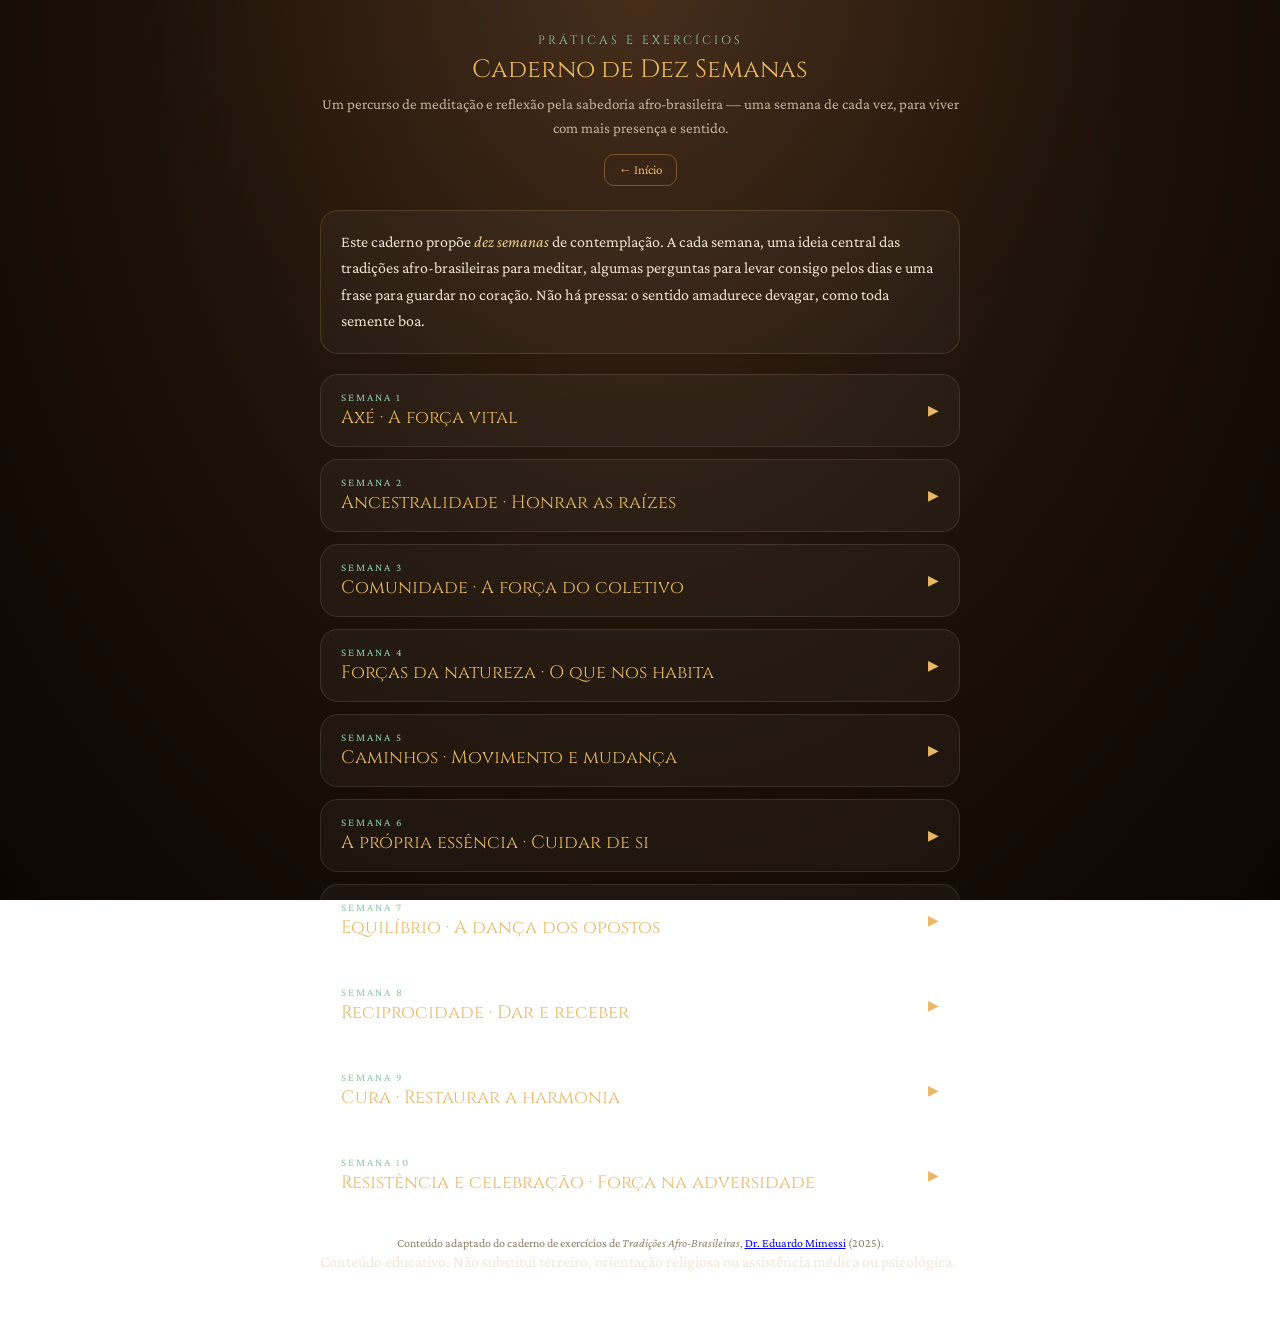
<file: docs/praticas.html>
<!doctype html>
<html lang="pt-BR">
<head>
  <meta charset="UTF-8" />
  <meta name="viewport" content="width=device-width, initial-scale=1.0" />
  <title>Práticas e Exercícios — Luz e Axé</title>
  <meta name="description" content="Um caderno de dez semanas de meditação e reflexão inspirado nas tradições afro-brasileiras: axé, ancestralidade, comunidade, equilíbrio e celebração. Por Dr. Eduardo Mimessi." />
  <meta name="theme-color" content="#1c1108" />
  <meta http-equiv="Cache-Control" content="no-cache, must-revalidate" />
  <link rel="preconnect" href="https://fonts.googleapis.com" />
  <link rel="preconnect" href="https://fonts.gstatic.com" crossorigin />
  <link href="https://fonts.googleapis.com/css2?family=Cinzel:wght@500;700&family=Crimson+Pro:ital,wght@0,400;0,600;1,400&display=swap" rel="stylesheet" />
  <style>
    * { margin:0; padding:0; box-sizing:border-box; }
    html,body { min-height:100%; }
    body { min-height:100vh; padding:32px 20px 56px; font-family:"Crimson Pro",Georgia,serif; color:#f0e6d8;
      background:radial-gradient(ellipse at 50% 0%, #3a2416 0%, #1c1108 55%, #0c0602 100%); background-attachment:fixed; }
    .rays { position:fixed; inset:0; pointer-events:none; z-index:0; opacity:.5;
      background:radial-gradient(circle at 50% -10%, rgba(232,184,102,.16), transparent 45%); }
    .wrap { position:relative; z-index:1; width:100%; max-width:640px; margin:0 auto; }
    header { text-align:center; margin-bottom:24px; }
    .kicker { font-family:"Cinzel",serif; font-size:12px; letter-spacing:3px; text-transform:uppercase; color:#8fc9a8; }
    .h1 { font-family:"Cinzel",serif; font-size:25px; color:#e8b866; margin-top:6px; line-height:1.25; }
    .lead { font-size:15px; color:#c3b39a; margin-top:8px; line-height:1.55; }
    .backlink { display:inline-block; margin-top:14px; font-size:13px; color:#e8b866; text-decoration:none;
      border:1px solid rgba(232,184,102,.35); padding:7px 14px; border-radius:10px; }
    .backlink:hover { background:rgba(232,184,102,.12); }
    .intro { background:rgba(255,255,255,.035); border:1px solid rgba(232,184,102,.16); border-radius:18px;
      padding:18px 20px; margin-bottom:20px; font-size:16px; line-height:1.66; color:#ece1cf; }
    .intro em { color:#e8c98a; }
    .p { background:rgba(255,255,255,.04); border:1px solid rgba(255,255,255,.10); border-radius:18px;
      padding:16px 20px; margin-bottom:12px; overflow:hidden; }
    .p > summary { cursor:pointer; list-style:none; display:flex; align-items:center; justify-content:space-between; gap:10px; }
    .p > summary::-webkit-details-marker { display:none; }
    .wk { font-size:11px; letter-spacing:2px; text-transform:uppercase; color:#8fc9a8; }
    .pn { font-family:"Cinzel",serif; font-size:18px; color:#e8b866; margin-top:2px; }
    .chev { color:#e8b866; transition:transform .2s; font-size:14px; flex-shrink:0; }
    .p[open] > summary .chev { transform:rotate(90deg); }
    .body { margin-top:14px; }
    .body .med { font-size:16px; line-height:1.7; color:#ece1cf; text-align:justify; }
    .lbl { font-family:"Cinzel",serif; font-size:12px; letter-spacing:1px; text-transform:uppercase; color:#8fc9a8; margin:16px 0 7px; }
    .body ul { list-style:none; padding:0; }
    .body li { font-size:15.5px; line-height:1.6; color:#d8c8ab; padding-left:18px; position:relative; margin-bottom:8px; }
    .body li::before { content:"◦"; position:absolute; left:0; color:#e8b866; }
    .frase { margin-top:16px; padding:12px 16px; border-left:3px solid rgba(232,184,102,.5);
      background:rgba(232,184,102,.06); border-radius:0 10px 10px 0; font-style:italic; font-size:15.5px; color:#e8c98a; }
    .foot { text-align:center; margin-top:22px; font-size:12px; color:#8f7f68; line-height:1.6; }
  </style>
</head>
<body>
  <div class="rays"></div>
  <div class="wrap">
    <header>
      <div class="kicker">Práticas e Exercícios</div>
      <div class="h1">Caderno de Dez Semanas</div>
      <p class="lead">Um percurso de meditação e reflexão pela sabedoria afro-brasileira — uma semana de cada vez, para viver com mais presença e sentido.</p>
      <a class="backlink" href="index.html">← Início</a>
    </header>

    <div class="intro">
      <p>Este caderno propõe <em>dez semanas</em> de contemplação. A cada semana, uma ideia central das tradições
      afro-brasileiras para meditar, algumas perguntas para levar consigo pelos dias e uma frase para guardar no
      coração. Não há pressa: o sentido amadurece devagar, como toda semente boa.</p>
    </div>

    <details class="p">
      <summary><div><div class="wk">Semana 1</div><div class="pn">Axé · A força vital</div></div><span class="chev">▶</span></summary>
      <div class="body">
        <p class="med">Axé é a força que permeia toda a existência — energia dinâmica, princípio que cria e sustenta a vida. Não é só um conceito: é experiência concreta, que pode ser cultivada, guardada e compartilhada. Quando nos conectamos com o axé, revitalizamos nosso ser e fortalecemos nossa capacidade de transformar.</p>
        <div class="lbl">Para refletir</div>
        <ul>
          <li>Em quais momentos ou atividades sinto maior vitalidade e conexão com a força da vida?</li>
          <li>Como posso cultivar e preservar meu axé pessoal no cotidiano?</li>
          <li>De que forma posso compartilhar energia vital positiva com quem está ao meu redor?</li>
        </ul>
        <div class="frase">“Meu axé se renova quando reconheço a força vital em todas as coisas.”</div>
      </div>
    </details>

    <details class="p">
      <summary><div><div class="wk">Semana 2</div><div class="pn">Ancestralidade · Honrar as raízes</div></div><span class="chev">▶</span></summary>
      <div class="body">
        <p class="med">A ancestralidade não é um conceito abstrato, mas presença viva e atuante. Os ancestrais não ficaram no passado — seguem participando da comunidade, oferecendo sabedoria e proteção. Honrá-los é reconhecer que somos parte de uma corrente que vem de longe e que continuará muito além de nós.</p>
        <div class="lbl">Para refletir</div>
        <ul>
          <li>O que sei sobre meus ancestrais, de sangue e de espírito? Que histórias e saberes me foram transmitidos?</li>
          <li>Como posso honrar a memória e os ensinamentos dos que vieram antes de mim?</li>
          <li>Que legado eu gostaria de transmitir às gerações futuras?</li>
        </ul>
        <div class="frase">“Caminho para frente com os pés firmados nas pegadas dos ancestrais.”</div>
      </div>
    </details>

    <details class="p">
      <summary><div><div class="wk">Semana 3</div><div class="pn">Comunidade · A força do coletivo</div></div><span class="chev">▶</span></summary>
      <div class="body">
        <p class="med">A comunidade (egbé) não é apenas um agrupamento de pessoas, mas um organismo vivo onde cada um tem seu lugar e sua função. A identidade individual se constrói e se fortalece no pertencer. O axé circula e se multiplica pelos laços comunitários, e os encontros renovam a força de todos.</p>
        <div class="lbl">Para refletir</div>
        <ul>
          <li>Quais são minhas comunidades de pertencimento e como contribuo para elas?</li>
          <li>Como o individualismo da vida moderna afeta minha conexão com os outros?</li>
          <li>Que gesto concreto posso fazer esta semana para fortalecer meus vínculos?</li>
        </ul>
        <div class="frase">“Minha força individual se multiplica na força do coletivo.”</div>
      </div>
    </details>

    <details class="p">
      <summary><div><div class="wk">Semana 4</div><div class="pn">Forças da natureza · O que nos habita</div></div><span class="chev">▶</span></summary>
      <div class="body">
        <p class="med">As forças da natureza representam e regem diferentes aspectos do mundo e da alma humana. Não são potências distantes, mas energias presentes na natureza e em nós mesmos. Cada pessoa carrega afinidades próprias, que se manifestam em temperamentos, talentos e desafios particulares.</p>
        <div class="lbl">Para refletir</div>
        <ul>
          <li>Com quais elementos da natureza sinto maior conexão e afinidade?</li>
          <li>Que forças e qualidades da natureza reconheço em minha personalidade?</li>
          <li>Como posso honrar a natureza — e o que ela tem em mim — no meu dia a dia?</li>
        </ul>
        <div class="frase">“As forças da natureza também pulsam dentro de mim.”</div>
      </div>
    </details>

    <details class="p">
      <summary><div><div class="wk">Semana 5</div><div class="pn">Caminhos · Movimento e mudança</div></div><span class="chev">▶</span></summary>
      <div class="body">
        <p class="med">Toda vida é movimento: sem movimento, não há transformação, não há caminho novo. Comunicar-se, abrir passagens, aceitar as encruzilhadas — cada bifurcação da estrada é uma oportunidade de escolha. A vitalidade está justamente na capacidade de se adaptar e de mudar quando é preciso.</p>
        <div class="lbl">Para refletir</div>
        <ul>
          <li>Como está minha capacidade de me comunicar e de abrir novos caminhos na vida?</li>
          <li>Que transformações necessárias estou resistindo ou adiando?</li>
          <li>Como posso honrar o princípio do movimento e da mudança na minha jornada?</li>
        </ul>
        <div class="frase">“Cada encruzilhada da vida é uma oportunidade de escolha e transformação.”</div>
      </div>
    </details>

    <details class="p">
      <summary><div><div class="wk">Semana 6</div><div class="pn">A própria essência · Cuidar de si</div></div><span class="chev">▶</span></summary>
      <div class="body">
        <p class="med">Há uma centelha singular em cada pessoa — sua essência e seu destino próprios. Antes de cuidar de qualquer outra coisa, é preciso cuidar de si: da mente, da consciência, do propósito. Quando o centro está em equilíbrio, todo o resto do ser prospera.</p>
        <div class="lbl">Para refletir</div>
        <ul>
          <li>Como está o cuidado com minha mente, minha consciência e meu propósito?</li>
          <li>Que práticas poderiam fortalecer a conexão com minha essência mais profunda?</li>
          <li>Como posso honrar meu destino pessoal e aquilo que me torna único?</li>
        </ul>
        <div class="frase">“Cuidando da minha essência, honro a força que habita em mim.”</div>
      </div>
    </details>

    <details class="p">
      <summary><div><div class="wk">Semana 7</div><div class="pn">Equilíbrio · A dança dos opostos</div></div><span class="chev">▶</span></summary>
      <div class="body">
        <p class="med">O equilíbrio não é um estado parado, mas dinâmico — a harmonia entre forças complementares: vida e morte, expansão e recolhimento, ação e repouso. Cada energia tem seu contraponto. A saúde da alma não vem de eliminar um polo, mas de integrar os opostos com sabedoria.</p>
        <div class="lbl">Para refletir</div>
        <ul>
          <li>Que polaridades ou forças opostas percebo na minha vida e na minha personalidade?</li>
          <li>Em quais áreas estou vivendo de forma desequilibrada, privilegiando um lado e negligenciando outro?</li>
          <li>Como posso cultivar mais harmonia entre aspectos complementares do meu ser?</li>
        </ul>
        <div class="frase">“Na dança dos opostos, encontro o meu centro.”</div>
      </div>
    </details>

    <details class="p">
      <summary><div><div class="wk">Semana 8</div><div class="pn">Reciprocidade · Dar e receber</div></div><span class="chev">▶</span></summary>
      <div class="body">
        <p class="med">Dar e receber é a respiração do universo. A oferenda é a expressão concreta desse princípio: toda energia recebida deve voltar a circular. Ao oferecer com sinceridade — um cuidado, uma atenção, um gesto de gratidão — mantemos vivo o fluxo do axé e fortalecemos nossos vínculos com a vida.</p>
        <div class="lbl">Para refletir</div>
        <ul>
          <li>O que tenho recebido da vida que merece o meu reconhecimento?</li>
          <li>Que oferta significativa — material ou simbólica — posso fazer em gratidão?</li>
          <li>Como posso cultivar o espírito de reciprocidade nas minhas relações cotidianas?</li>
        </ul>
        <div class="frase">“Na circulação generosa de energia, o axé se multiplica.”</div>
      </div>
    </details>

    <details class="p">
      <summary><div><div class="wk">Semana 9</div><div class="pn">Cura · Restaurar a harmonia</div></div><span class="chev">▶</span></summary>
      <div class="body">
        <p class="med">Curar não é apenas eliminar sintomas, mas restaurar a harmonia em vários níveis — do corpo, das emoções, dos vínculos, do espírito. Envolve reconectar-se com a natureza, com a comunidade e com os que vieram antes. A água, a terra, as plantas e a música são caminhos dessa restauração.</p>
        <div class="lbl">Para refletir</div>
        <ul>
          <li>Que desequilíbrios percebo hoje na minha vida e que pedem atenção e cuidado?</li>
          <li>Como posso trazer elementos da natureza — plantas, água, terra — para o meu processo de cura?</li>
          <li>Que relações precisam ser harmonizadas para o meu bem-estar completo?</li>
        </ul>
        <div class="frase">“A verdadeira cura restaura minha conexão com todas as dimensões da vida.”</div>
      </div>
    </details>

    <details class="p">
      <summary><div><div class="wk">Semana 10</div><div class="pn">Resistência e celebração · Força na adversidade</div></div><span class="chev">▶</span></summary>
      <div class="body">
        <p class="med">As tradições afro-brasileiras nasceram e floresceram em meio à opressão. Preservar a cultura e a fé foi um ato de resistência contra a desumanização — mas uma resistência que sempre se expressou também como celebração: na música, na dança, na comida, na festa. Celebrar a vida mesmo em tempos difíceis é uma poderosa afirmação do espírito.</p>
        <div class="lbl">Para refletir</div>
        <ul>
          <li>Como tenho resistido às adversidades da minha vida? Que forças me sustentam?</li>
          <li>De que formas posso celebrar a vida mesmo em tempos desafiadores?</li>
          <li>Que legado de resistência e celebração posso honrar e transmitir?</li>
        </ul>
        <div class="frase">“Na resistência encontro força; na celebração encontro alegria.”</div>
      </div>
    </details>

    <p class="foot">
      Conteúdo adaptado do caderno de exercícios de <em>Tradições Afro-Brasileiras</em>, <a href="autor.html">Dr. Eduardo Mimessi</a> (2025).
    </p>
  </div>
  <aside class="wrap" aria-label="Nota de cuidado">
    <p>Conteúdo educativo. Não substitui terreiro, orientação religiosa ou assistência médica ou psicológica.</p>
  </aside>
</body>
</html>
</file>
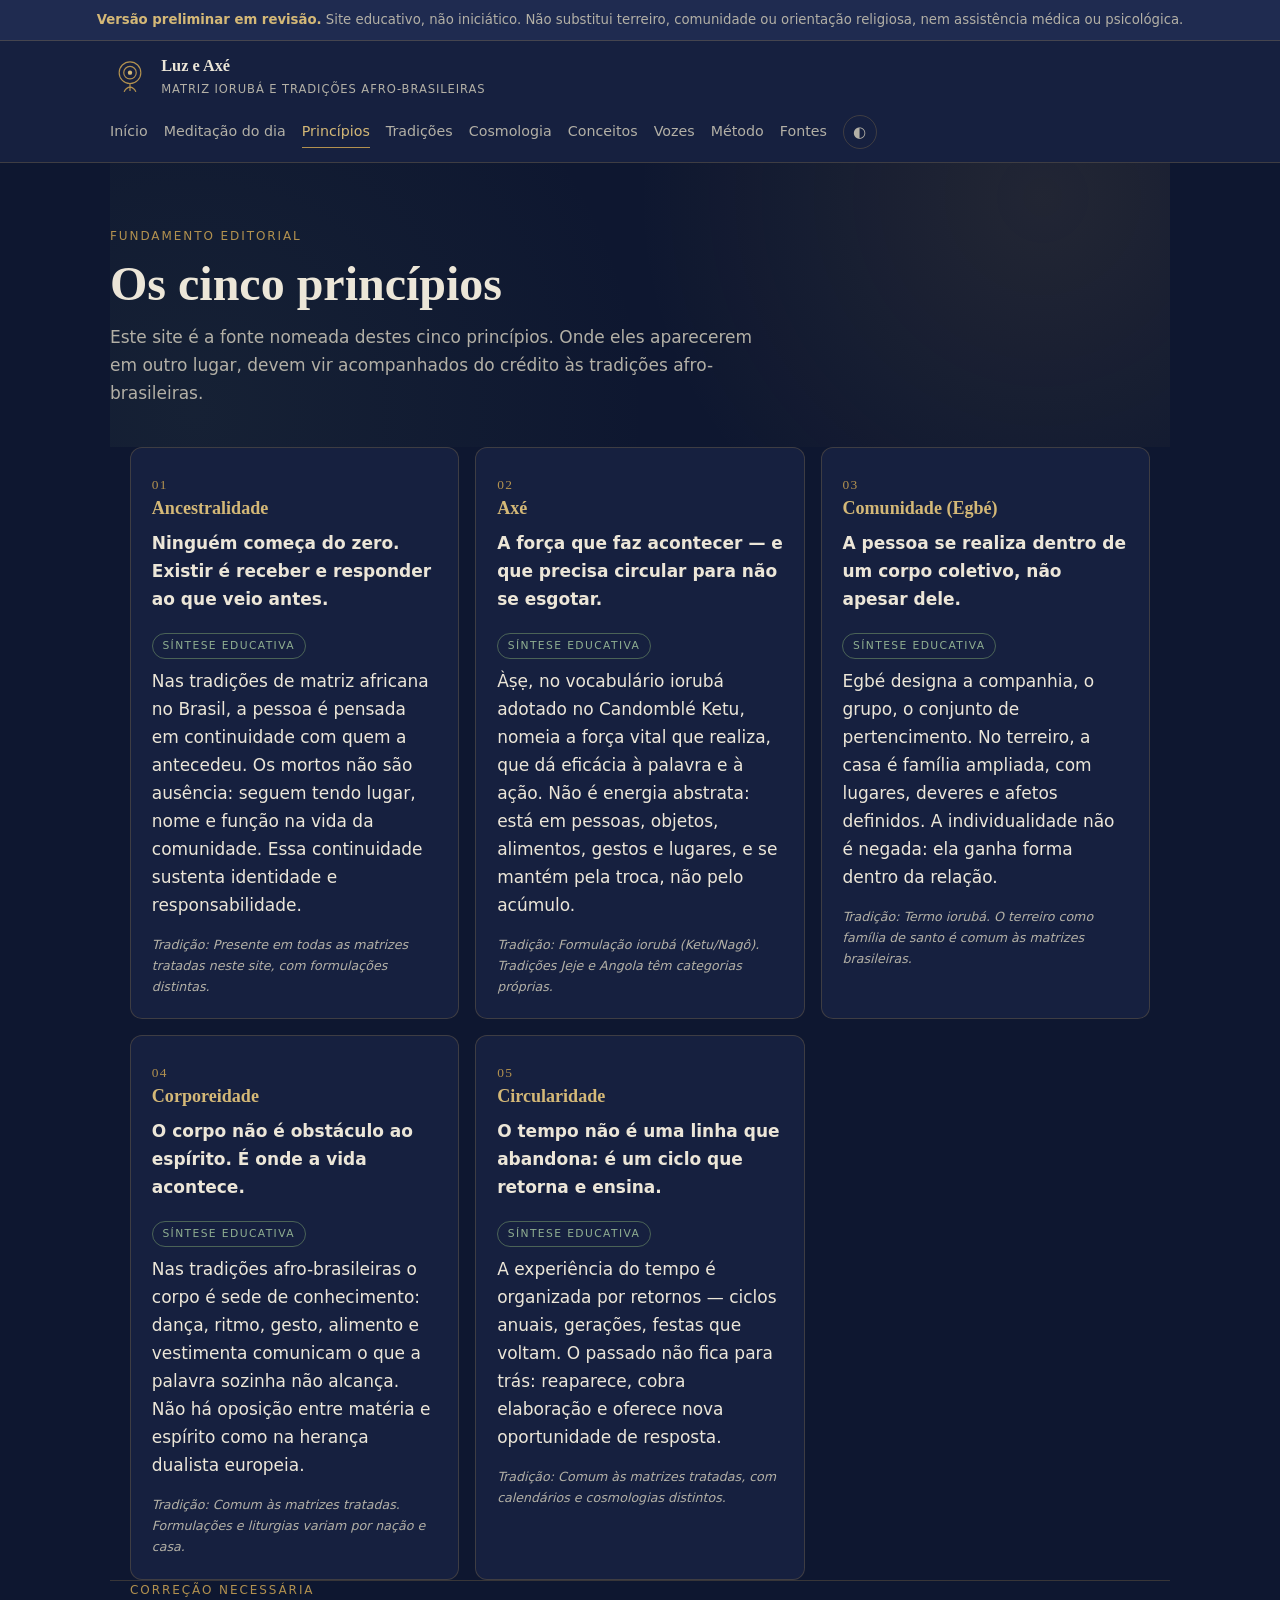
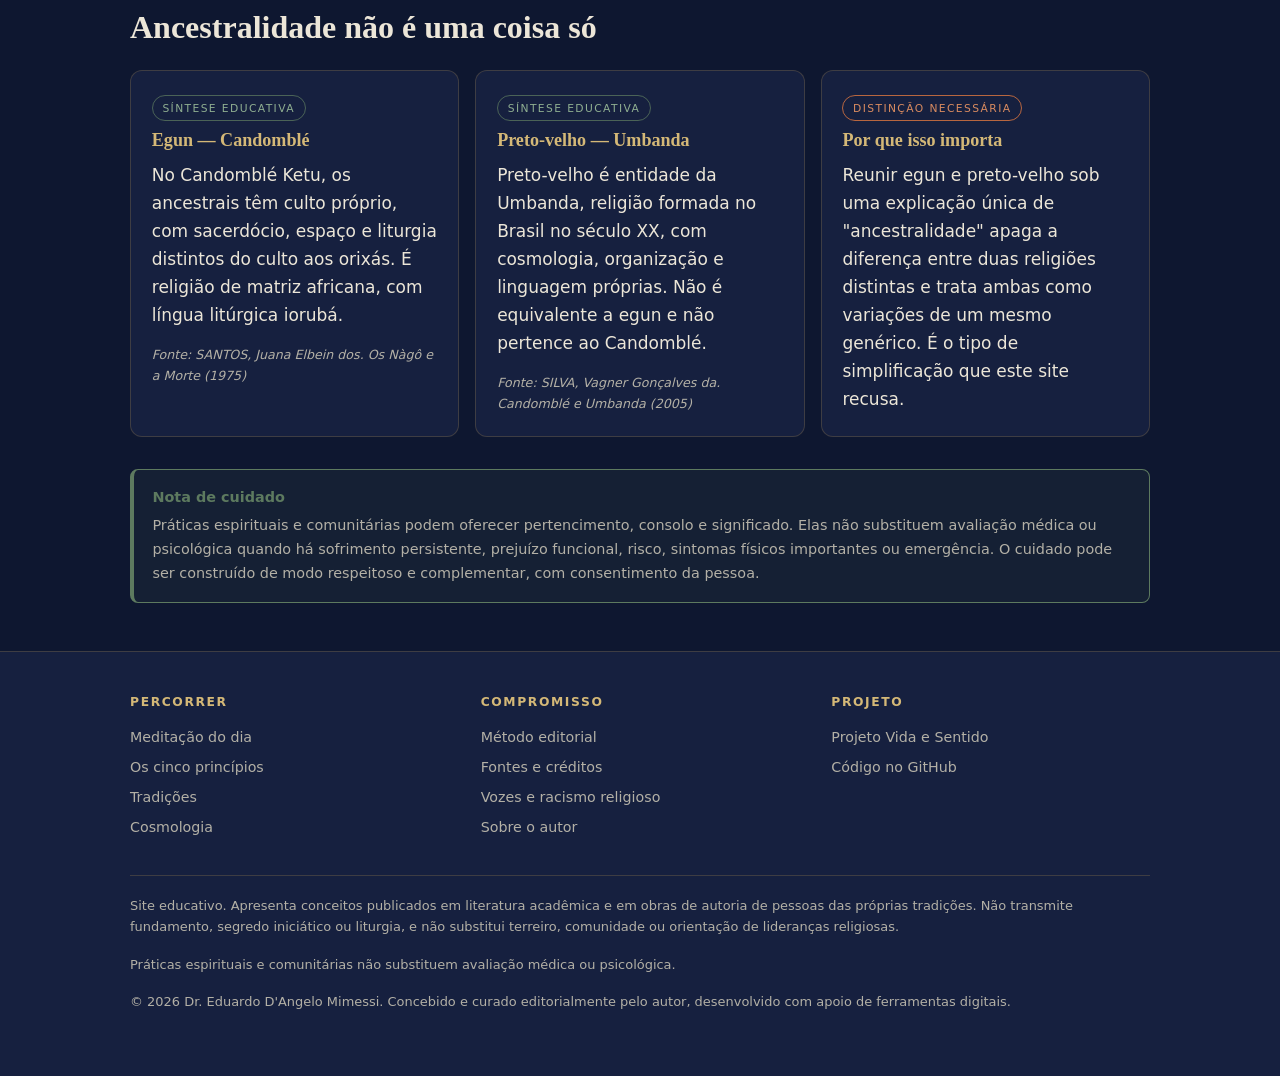
<file: docs/principios.html>
<!doctype html>
<html lang="pt-BR" data-tema="escuro">
<head>
<meta charset="utf-8">
<meta name="viewport" content="width=device-width, initial-scale=1, viewport-fit=cover">
<title>Os cinco princípios — Luz e Axé</title>
<meta name="description" content="Ancestralidade, axé, comunidade (egbé), corporeidade e circularidade, com indicação da matriz de cada formulação e separação explícita entre Candomblé e Umbanda.">
<meta name="author" content="Dr. Eduardo D'Angelo Mimessi">
<meta name="theme-color" content="#0e1730">
<link rel="canonical" href="https://luzeaxe.com.br/principios.html">
<meta property="og:type" content="website">
<meta property="og:locale" content="pt_BR">
<meta property="og:site_name" content="Luz e Axé">
<meta property="og:title" content="Os cinco princípios — Luz e Axé">
<meta property="og:description" content="Ancestralidade, axé, comunidade (egbé), corporeidade e circularidade, com indicação da matriz de cada formulação e separação explícita entre Candomblé e Umbanda.">
<link rel="manifest" href="manifest.webmanifest">
<link rel="stylesheet" href="assets/css/site.css">
</head>
<body>
<a class="pular" href="#conteudo">Ir para o conteúdo</a>

<div class="tarja">
  <strong>Versão preliminar em revisão.</strong> Site educativo, não iniciático. Não substitui terreiro, comunidade ou orientação religiosa, nem assistência médica ou psicológica.
</div>

<header class="topo">
  <div class="envolt topo-linha">
    <a class="marca" href="index.html">
      <svg class="selo-marca" viewBox="0 0 48 48" aria-hidden="true" focusable="false">
  <circle cx="24" cy="20" r="13"/><circle cx="24" cy="20" r="7.5"/>
  <circle class="nucleo" cx="24" cy="20" r="2.6"/>
  <path d="M24 33 V42 M24 37 C20 38 18 40 17 43 M24 37 C28 38 30 40 31 43"/>
</svg>
      <span><b>Luz e Axé</b><span>Matriz iorubá e tradições afro-brasileiras</span></span>
    </a>
    <nav class="menu" aria-label="Principal">
        <a href="index.html">Início</a>
        <a href="devocional.html">Meditação do dia</a>
        <a href="principios.html" aria-current="page">Princípios</a>
        <a href="tradicoes.html">Tradições</a>
        <a href="orixas.html">Cosmologia</a>
        <a href="conceitos.html">Conceitos</a>
        <a href="vozes.html">Vozes</a>
        <a href="metodo-editorial.html">Método</a>
        <a href="fontes.html">Fontes</a>
      <button class="tema" type="button" aria-label="Alternar tema">◐</button>
    </nav>
  </div>
</header>

<main id="conteudo">

  <div class="envolt hero" style="padding-bottom:1.5rem">
    <span class="olho">Fundamento editorial</span>
    <h1>Os cinco princípios</h1>
    <p class="sub">Este site é a fonte nomeada destes cinco princípios. Onde eles aparecerem em outro lugar, devem vir acompanhados do crédito às tradições afro-brasileiras.</p>
  </div>
  <section class="envolt" style="border-top:0;padding-top:0">
    <div class="grade g2">
      <article class="cartao">
        <span class="num">01</span>
        <h3>Ancestralidade</h3>
        <p><strong>Ninguém começa do zero. Existir é receber e responder ao que veio antes.</strong></p>
        <span class="selo-genero sintese">Síntese educativa</span>
        <p>Nas tradições de matriz africana no Brasil, a pessoa é pensada em continuidade com quem a antecedeu. Os mortos não são ausência: seguem tendo lugar, nome e função na vida da comunidade. Essa continuidade sustenta identidade e responsabilidade.</p>
        <p class="origem">Tradição: Presente em todas as matrizes tratadas neste site, com formulações distintas.</p>
      </article>
      <article class="cartao">
        <span class="num">02</span>
        <h3>Axé</h3>
        <p><strong>A força que faz acontecer — e que precisa circular para não se esgotar.</strong></p>
        <span class="selo-genero sintese">Síntese educativa</span>
        <p>Àṣẹ, no vocabulário iorubá adotado no Candomblé Ketu, nomeia a força vital que realiza, que dá eficácia à palavra e à ação. Não é energia abstrata: está em pessoas, objetos, alimentos, gestos e lugares, e se mantém pela troca, não pelo acúmulo.</p>
        <p class="origem">Tradição: Formulação iorubá (Ketu/Nagô). Tradições Jeje e Angola têm categorias próprias.</p>
      </article>
      <article class="cartao">
        <span class="num">03</span>
        <h3>Comunidade (Egbé)</h3>
        <p><strong>A pessoa se realiza dentro de um corpo coletivo, não apesar dele.</strong></p>
        <span class="selo-genero sintese">Síntese educativa</span>
        <p>Egbé designa a companhia, o grupo, o conjunto de pertencimento. No terreiro, a casa é família ampliada, com lugares, deveres e afetos definidos. A individualidade não é negada: ela ganha forma dentro da relação.</p>
        <p class="origem">Tradição: Termo iorubá. O terreiro como família de santo é comum às matrizes brasileiras.</p>
      </article>
      <article class="cartao">
        <span class="num">04</span>
        <h3>Corporeidade</h3>
        <p><strong>O corpo não é obstáculo ao espírito. É onde a vida acontece.</strong></p>
        <span class="selo-genero sintese">Síntese educativa</span>
        <p>Nas tradições afro-brasileiras o corpo é sede de conhecimento: dança, ritmo, gesto, alimento e vestimenta comunicam o que a palavra sozinha não alcança. Não há oposição entre matéria e espírito como na herança dualista europeia.</p>
        <p class="origem">Tradição: Comum às matrizes tratadas. Formulações e liturgias variam por nação e casa.</p>
      </article>
      <article class="cartao">
        <span class="num">05</span>
        <h3>Circularidade</h3>
        <p><strong>O tempo não é uma linha que abandona: é um ciclo que retorna e ensina.</strong></p>
        <span class="selo-genero sintese">Síntese educativa</span>
        <p>A experiência do tempo é organizada por retornos — ciclos anuais, gerações, festas que voltam. O passado não fica para trás: reaparece, cobra elaboração e oferece nova oportunidade de resposta.</p>
        <p class="origem">Tradição: Comum às matrizes tratadas, com calendários e cosmologias distintos.</p>
      </article>
    </div>
  </section>
  <section class="envolt">
    <span class="olho">Correção necessária</span>
    <h2>Ancestralidade não é uma coisa só</h2>
    <div class="grade g2" style="margin-top:1.4rem">
      <article class="cartao">
        <span class="selo-genero sintese">Síntese educativa</span>
        <h3>Egun — Candomblé</h3>
        <p>No Candomblé Ketu, os ancestrais têm culto próprio, com sacerdócio, espaço e liturgia distintos do culto aos orixás. É religião de matriz africana, com língua litúrgica iorubá.</p>
        <p class="origem">Fonte: SANTOS, Juana Elbein dos. Os Nàgô e a Morte (1975)</p>
      </article>
      <article class="cartao">
        <span class="selo-genero sintese">Síntese educativa</span>
        <h3>Preto-velho — Umbanda</h3>
        <p>Preto-velho é entidade da Umbanda, religião formada no Brasil no século XX, com cosmologia, organização e linguagem próprias. Não é equivalente a egun e não pertence ao Candomblé.</p>
        <p class="origem">Fonte: SILVA, Vagner Gonçalves da. Candomblé e Umbanda (2005)</p>
      </article>
      <article class="cartao">
        <span class="selo-genero alerta">Distinção necessária</span>
        <h3>Por que isso importa</h3>
        <p>Reunir egun e preto-velho sob uma explicação única de "ancestralidade" apaga a diferença entre duas religiões distintas e trata ambas como variações de um mesmo genérico. É o tipo de simplificação que este site recusa.</p>
      </article>
    </div>
  </section>

  <div class="envolt" style="padding-bottom:3rem">
    <div class="nota-cuidado">
      <strong>Nota de cuidado</strong>
      <p>Práticas espirituais e comunitárias podem oferecer pertencimento, consolo e significado. Elas não substituem avaliação médica ou psicológica quando há sofrimento persistente, prejuízo funcional, risco, sintomas físicos importantes ou emergência. O cuidado pode ser construído de modo respeitoso e complementar, com consentimento da pessoa.</p>
    </div>
  </div>
</main>

<footer class="rodape">
  <div class="envolt">
    <div class="rodape-grade">
      <div>
        <h4>Percorrer</h4>
        <a href="devocional.html">Meditação do dia</a>
        <a href="principios.html">Os cinco princípios</a>
        <a href="tradicoes.html">Tradições</a>
        <a href="orixas.html">Cosmologia</a>
      </div>
      <div>
        <h4>Compromisso</h4>
        <a href="metodo-editorial.html">Método editorial</a>
        <a href="fontes.html">Fontes e créditos</a>
        <a href="vozes.html">Vozes e racismo religioso</a>
        <a href="autor.html">Sobre o autor</a>
      </div>
      <div>
        <h4>Projeto</h4>
        <a href="https://vidaesentido.com.br" rel="noopener">Projeto Vida e Sentido</a>
        <a href="https://github.com/edumimessi/luzeaxe" rel="noopener">Código no GitHub</a>
      </div>
    </div>
    <div class="legal">
      <p>Site educativo. Apresenta conceitos publicados em literatura acadêmica e em obras de autoria de pessoas das próprias tradições. Não transmite fundamento, segredo iniciático ou liturgia, e não substitui terreiro, comunidade ou orientação de lideranças religiosas.</p>
      <p>Práticas espirituais e comunitárias não substituem avaliação médica ou psicológica.</p>
      <p>© <span id="ano">2026</span> Dr. Eduardo D'Angelo Mimessi. Concebido e curado editorialmente pelo autor, desenvolvido com apoio de ferramentas digitais.</p>
    </div>
  </div>
</footer>
<script src="assets/js/app.js"></script>

</body>
</html>
</file>
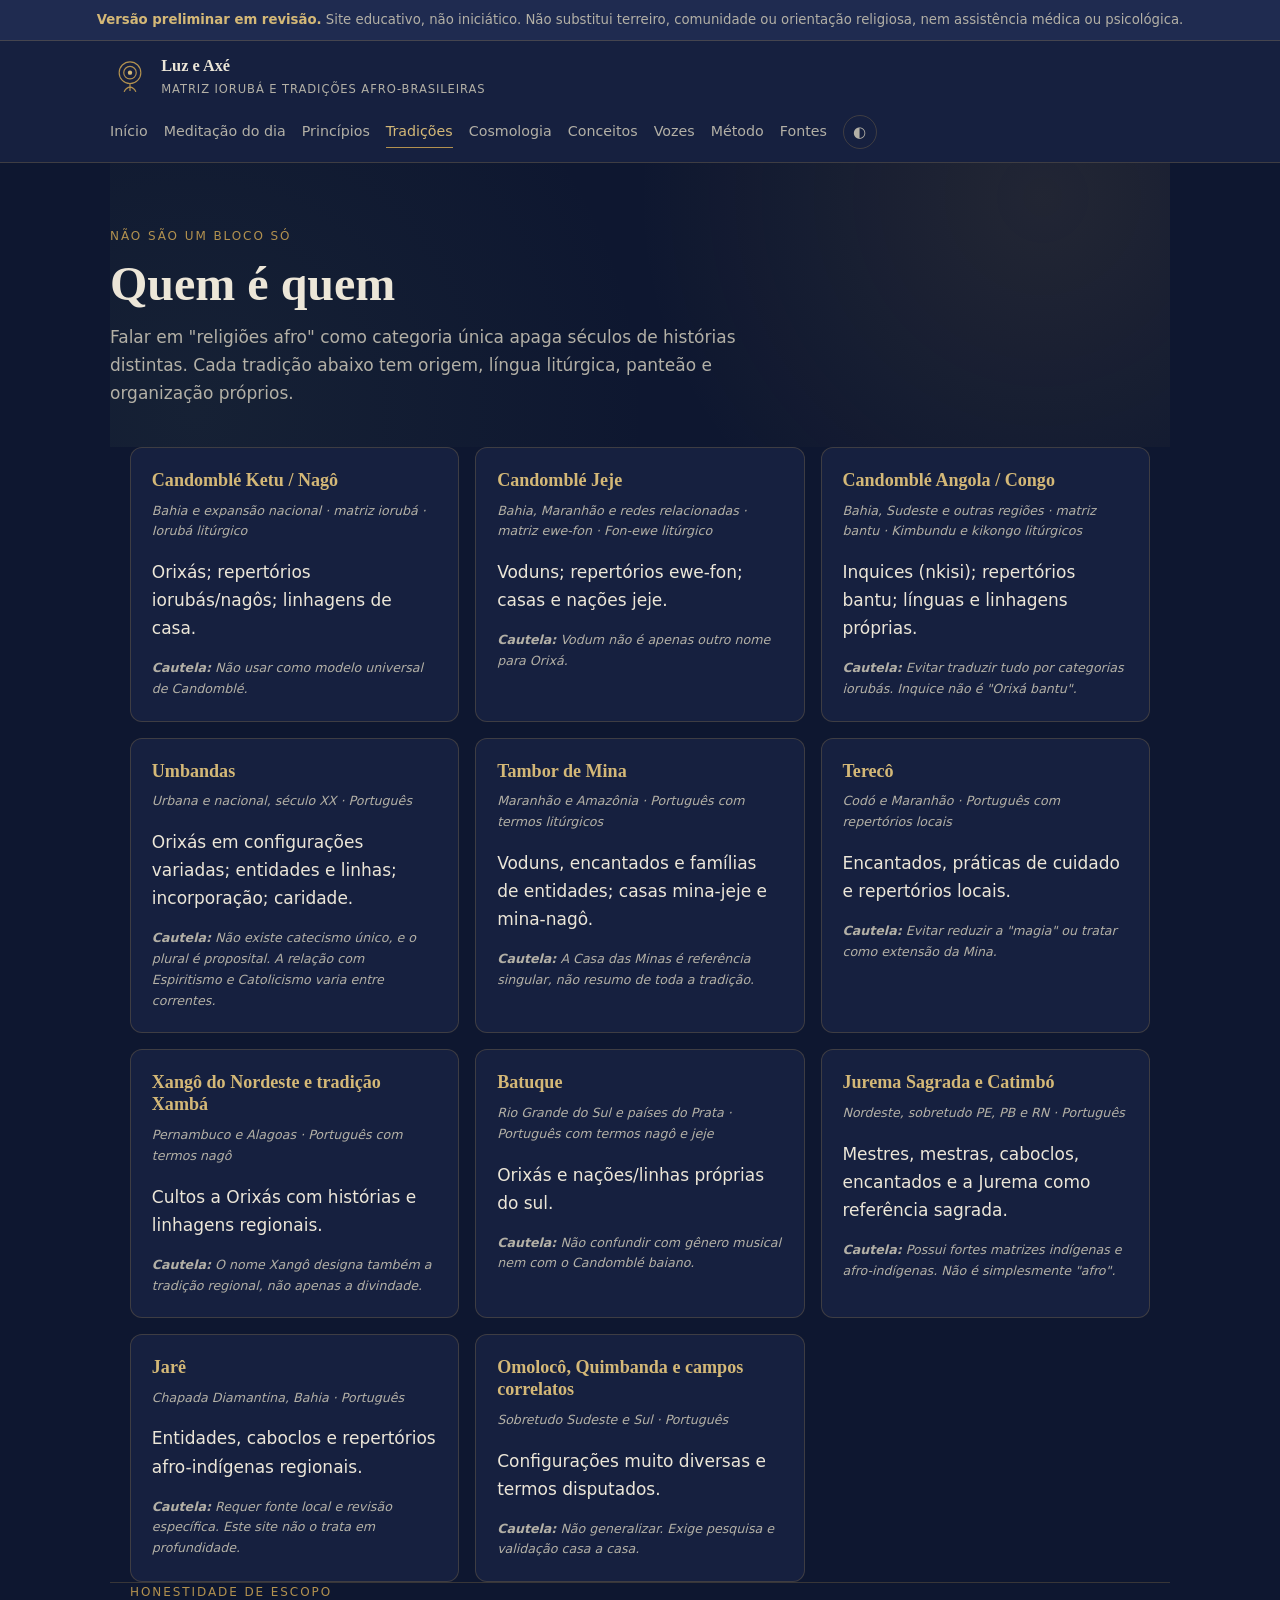
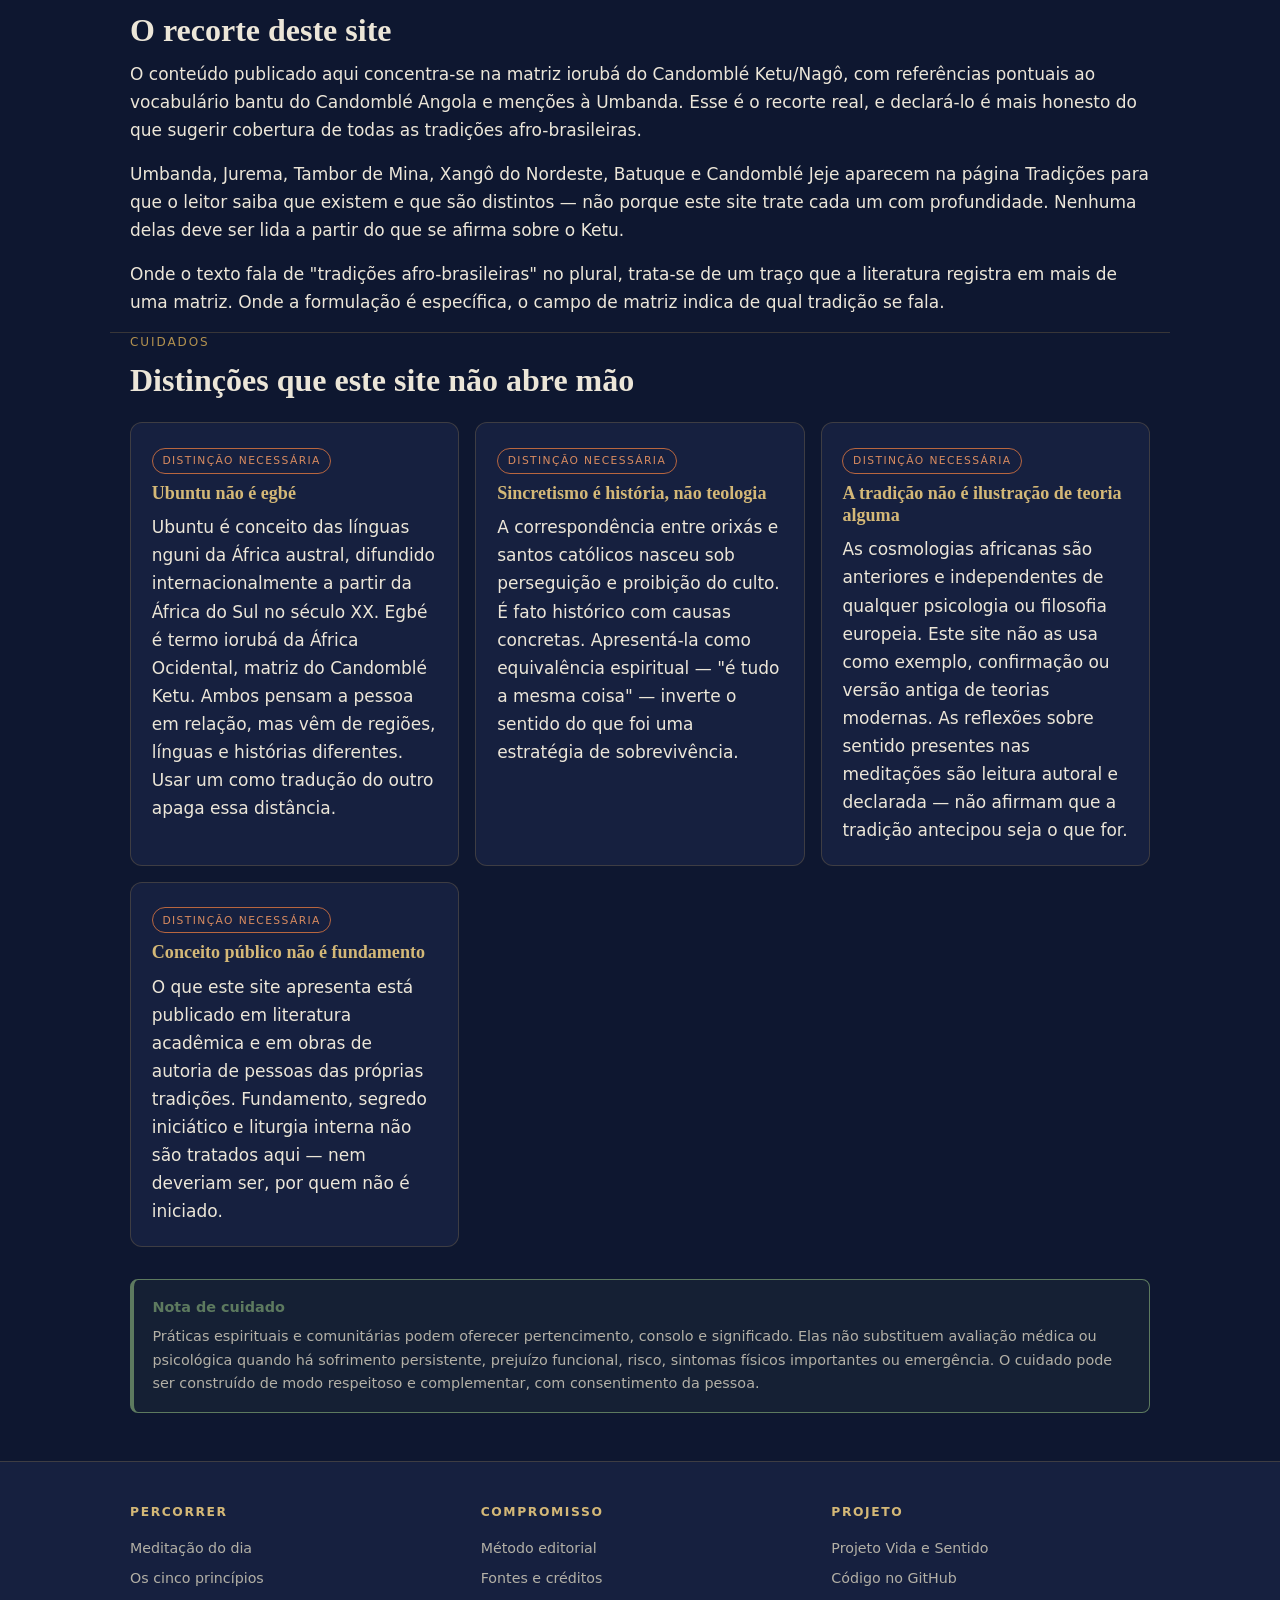
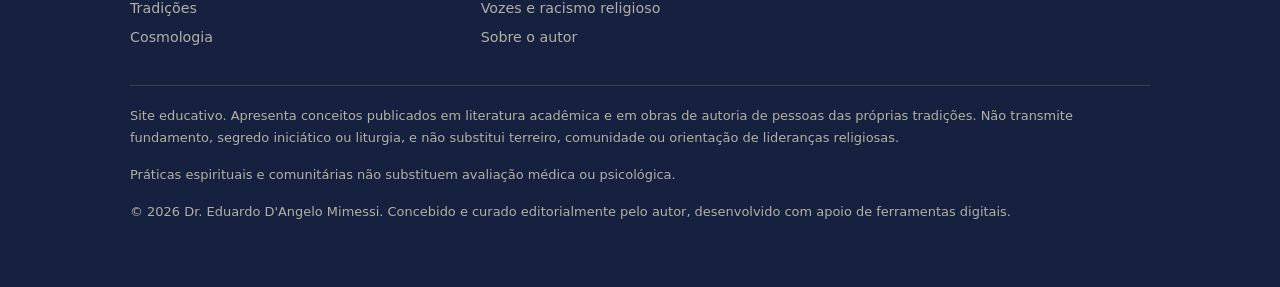
<file: docs/tradicoes.html>
<!doctype html>
<html lang="pt-BR" data-tema="escuro">
<head>
<meta charset="utf-8">
<meta name="viewport" content="width=device-width, initial-scale=1, viewport-fit=cover">
<title>Tradições afro-brasileiras — quem é quem | Luz e Axé</title>
<meta name="description" content="Candomblé Ketu, Jeje e Angola, Umbanda, Tambor de Mina, Xangô do Nordeste e Batuque: origens, línguas litúrgicas e distinções que não devem ser apagadas.">
<meta name="author" content="Dr. Eduardo D'Angelo Mimessi">
<meta name="theme-color" content="#0e1730">
<link rel="canonical" href="https://luzeaxe.com.br/tradicoes.html">
<meta property="og:type" content="website">
<meta property="og:locale" content="pt_BR">
<meta property="og:site_name" content="Luz e Axé">
<meta property="og:title" content="Tradições afro-brasileiras — quem é quem | Luz e Axé">
<meta property="og:description" content="Candomblé Ketu, Jeje e Angola, Umbanda, Tambor de Mina, Xangô do Nordeste e Batuque: origens, línguas litúrgicas e distinções que não devem ser apagadas.">
<link rel="manifest" href="manifest.webmanifest">
<link rel="stylesheet" href="assets/css/site.css">
</head>
<body>
<a class="pular" href="#conteudo">Ir para o conteúdo</a>

<div class="tarja">
  <strong>Versão preliminar em revisão.</strong> Site educativo, não iniciático. Não substitui terreiro, comunidade ou orientação religiosa, nem assistência médica ou psicológica.
</div>

<header class="topo">
  <div class="envolt topo-linha">
    <a class="marca" href="index.html">
      <svg class="selo-marca" viewBox="0 0 48 48" aria-hidden="true" focusable="false">
  <circle cx="24" cy="20" r="13"/><circle cx="24" cy="20" r="7.5"/>
  <circle class="nucleo" cx="24" cy="20" r="2.6"/>
  <path d="M24 33 V42 M24 37 C20 38 18 40 17 43 M24 37 C28 38 30 40 31 43"/>
</svg>
      <span><b>Luz e Axé</b><span>Matriz iorubá e tradições afro-brasileiras</span></span>
    </a>
    <nav class="menu" aria-label="Principal">
        <a href="index.html">Início</a>
        <a href="devocional.html">Meditação do dia</a>
        <a href="principios.html">Princípios</a>
        <a href="tradicoes.html" aria-current="page">Tradições</a>
        <a href="orixas.html">Cosmologia</a>
        <a href="conceitos.html">Conceitos</a>
        <a href="vozes.html">Vozes</a>
        <a href="metodo-editorial.html">Método</a>
        <a href="fontes.html">Fontes</a>
      <button class="tema" type="button" aria-label="Alternar tema">◐</button>
    </nav>
  </div>
</header>

<main id="conteudo">

  <div class="envolt hero" style="padding-bottom:1.5rem">
    <span class="olho">Não são um bloco só</span>
    <h1>Quem é quem</h1>
    <p class="sub">Falar em "religiões afro" como categoria única apaga séculos de histórias distintas. Cada tradição abaixo tem origem, língua litúrgica, panteão e organização próprios.</p>
  </div>
  <section class="envolt" style="border-top:0;padding-top:0">
    <div class="grade g2">
      <article class="cartao">
        <h3>Candomblé Ketu / Nagô</h3>
        <p class="origem">Bahia e expansão nacional · matriz iorubá · Iorubá litúrgico</p>
        <p>Orixás; repertórios iorubás/nagôs; linhagens de casa.</p>
        <p class="origem"><strong>Cautela:</strong> Não usar como modelo universal de Candomblé.</p>
      </article>
      <article class="cartao">
        <h3>Candomblé Jeje</h3>
        <p class="origem">Bahia, Maranhão e redes relacionadas · matriz ewe-fon · Fon-ewe litúrgico</p>
        <p>Voduns; repertórios ewe-fon; casas e nações jeje.</p>
        <p class="origem"><strong>Cautela:</strong> Vodum não é apenas outro nome para Orixá.</p>
      </article>
      <article class="cartao">
        <h3>Candomblé Angola / Congo</h3>
        <p class="origem">Bahia, Sudeste e outras regiões · matriz bantu · Kimbundu e kikongo litúrgicos</p>
        <p>Inquices (nkisi); repertórios bantu; línguas e linhagens próprias.</p>
        <p class="origem"><strong>Cautela:</strong> Evitar traduzir tudo por categorias iorubás. Inquice não é "Orixá bantu".</p>
      </article>
      <article class="cartao">
        <h3>Umbandas</h3>
        <p class="origem">Urbana e nacional, século XX · Português</p>
        <p>Orixás em configurações variadas; entidades e linhas; incorporação; caridade.</p>
        <p class="origem"><strong>Cautela:</strong> Não existe catecismo único, e o plural é proposital. A relação com Espiritismo e Catolicismo varia entre correntes.</p>
      </article>
      <article class="cartao">
        <h3>Tambor de Mina</h3>
        <p class="origem">Maranhão e Amazônia · Português com termos litúrgicos</p>
        <p>Voduns, encantados e famílias de entidades; casas mina-jeje e mina-nagô.</p>
        <p class="origem"><strong>Cautela:</strong> A Casa das Minas é referência singular, não resumo de toda a tradição.</p>
      </article>
      <article class="cartao">
        <h3>Terecô</h3>
        <p class="origem">Codó e Maranhão · Português com repertórios locais</p>
        <p>Encantados, práticas de cuidado e repertórios locais.</p>
        <p class="origem"><strong>Cautela:</strong> Evitar reduzir a "magia" ou tratar como extensão da Mina.</p>
      </article>
      <article class="cartao">
        <h3>Xangô do Nordeste e tradição Xambá</h3>
        <p class="origem">Pernambuco e Alagoas · Português com termos nagô</p>
        <p>Cultos a Orixás com histórias e linhagens regionais.</p>
        <p class="origem"><strong>Cautela:</strong> O nome Xangô designa também a tradição regional, não apenas a divindade.</p>
      </article>
      <article class="cartao">
        <h3>Batuque</h3>
        <p class="origem">Rio Grande do Sul e países do Prata · Português com termos nagô e jeje</p>
        <p>Orixás e nações/linhas próprias do sul.</p>
        <p class="origem"><strong>Cautela:</strong> Não confundir com gênero musical nem com o Candomblé baiano.</p>
      </article>
      <article class="cartao">
        <h3>Jurema Sagrada e Catimbó</h3>
        <p class="origem">Nordeste, sobretudo PE, PB e RN · Português</p>
        <p>Mestres, mestras, caboclos, encantados e a Jurema como referência sagrada.</p>
        <p class="origem"><strong>Cautela:</strong> Possui fortes matrizes indígenas e afro-indígenas. Não é simplesmente "afro".</p>
      </article>
      <article class="cartao">
        <h3>Jarê</h3>
        <p class="origem">Chapada Diamantina, Bahia · Português</p>
        <p>Entidades, caboclos e repertórios afro-indígenas regionais.</p>
        <p class="origem"><strong>Cautela:</strong> Requer fonte local e revisão específica. Este site não o trata em profundidade.</p>
      </article>
      <article class="cartao">
        <h3>Omolocô, Quimbanda e campos correlatos</h3>
        <p class="origem">Sobretudo Sudeste e Sul · Português</p>
        <p>Configurações muito diversas e termos disputados.</p>
        <p class="origem"><strong>Cautela:</strong> Não generalizar. Exige pesquisa e validação casa a casa.</p>
      </article>
    </div>
  </section>
  <section class="envolt">
    <span class="olho">Honestidade de escopo</span>
    <h2>O recorte deste site</h2>
    <p>O conteúdo publicado aqui concentra-se na matriz iorubá do Candomblé Ketu/Nagô, com referências pontuais ao vocabulário bantu do Candomblé Angola e menções à Umbanda. Esse é o recorte real, e declará-lo é mais honesto do que sugerir cobertura de todas as tradições afro-brasileiras.</p>
    <p>Umbanda, Jurema, Tambor de Mina, Xangô do Nordeste, Batuque e Candomblé Jeje aparecem na página Tradições para que o leitor saiba que existem e que são distintos — não porque este site trate cada um com profundidade. Nenhuma delas deve ser lida a partir do que se afirma sobre o Ketu.</p>
    <p>Onde o texto fala de "tradições afro-brasileiras" no plural, trata-se de um traço que a literatura registra em mais de uma matriz. Onde a formulação é específica, o campo de matriz indica de qual tradição se fala.</p>
  </section>
  <section class="envolt">
    <span class="olho">Cuidados</span>
    <h2>Distinções que este site não abre mão</h2>
    <div class="grade g2" style="margin-top:1.4rem">
      <article class="cartao">
        <span class="selo-genero alerta">Distinção necessária</span>
        <h3>Ubuntu não é egbé</h3>
        <p>Ubuntu é conceito das línguas nguni da África austral, difundido internacionalmente a partir da África do Sul no século XX. Egbé é termo iorubá da África Ocidental, matriz do Candomblé Ketu. Ambos pensam a pessoa em relação, mas vêm de regiões, línguas e histórias diferentes. Usar um como tradução do outro apaga essa distância.</p>
      </article>
      <article class="cartao">
        <span class="selo-genero alerta">Distinção necessária</span>
        <h3>Sincretismo é história, não teologia</h3>
        <p>A correspondência entre orixás e santos católicos nasceu sob perseguição e proibição do culto. É fato histórico com causas concretas. Apresentá-la como equivalência espiritual — "é tudo a mesma coisa" — inverte o sentido do que foi uma estratégia de sobrevivência.</p>
      </article>
      <article class="cartao">
        <span class="selo-genero alerta">Distinção necessária</span>
        <h3>A tradição não é ilustração de teoria alguma</h3>
        <p>As cosmologias africanas são anteriores e independentes de qualquer psicologia ou filosofia europeia. Este site não as usa como exemplo, confirmação ou versão antiga de teorias modernas. As reflexões sobre sentido presentes nas meditações são leitura autoral e declarada — não afirmam que a tradição antecipou seja o que for.</p>
      </article>
      <article class="cartao">
        <span class="selo-genero alerta">Distinção necessária</span>
        <h3>Conceito público não é fundamento</h3>
        <p>O que este site apresenta está publicado em literatura acadêmica e em obras de autoria de pessoas das próprias tradições. Fundamento, segredo iniciático e liturgia interna não são tratados aqui — nem deveriam ser, por quem não é iniciado.</p>
      </article>
    </div>
  </section>

  <div class="envolt" style="padding-bottom:3rem">
    <div class="nota-cuidado">
      <strong>Nota de cuidado</strong>
      <p>Práticas espirituais e comunitárias podem oferecer pertencimento, consolo e significado. Elas não substituem avaliação médica ou psicológica quando há sofrimento persistente, prejuízo funcional, risco, sintomas físicos importantes ou emergência. O cuidado pode ser construído de modo respeitoso e complementar, com consentimento da pessoa.</p>
    </div>
  </div>
</main>

<footer class="rodape">
  <div class="envolt">
    <div class="rodape-grade">
      <div>
        <h4>Percorrer</h4>
        <a href="devocional.html">Meditação do dia</a>
        <a href="principios.html">Os cinco princípios</a>
        <a href="tradicoes.html">Tradições</a>
        <a href="orixas.html">Cosmologia</a>
      </div>
      <div>
        <h4>Compromisso</h4>
        <a href="metodo-editorial.html">Método editorial</a>
        <a href="fontes.html">Fontes e créditos</a>
        <a href="vozes.html">Vozes e racismo religioso</a>
        <a href="autor.html">Sobre o autor</a>
      </div>
      <div>
        <h4>Projeto</h4>
        <a href="https://vidaesentido.com.br" rel="noopener">Projeto Vida e Sentido</a>
        <a href="https://github.com/edumimessi/luzeaxe" rel="noopener">Código no GitHub</a>
      </div>
    </div>
    <div class="legal">
      <p>Site educativo. Apresenta conceitos publicados em literatura acadêmica e em obras de autoria de pessoas das próprias tradições. Não transmite fundamento, segredo iniciático ou liturgia, e não substitui terreiro, comunidade ou orientação de lideranças religiosas.</p>
      <p>Práticas espirituais e comunitárias não substituem avaliação médica ou psicológica.</p>
      <p>© <span id="ano">2026</span> Dr. Eduardo D'Angelo Mimessi. Concebido e curado editorialmente pelo autor, desenvolvido com apoio de ferramentas digitais.</p>
    </div>
  </div>
</footer>
<script src="assets/js/app.js"></script>

</body>
</html>
</file>
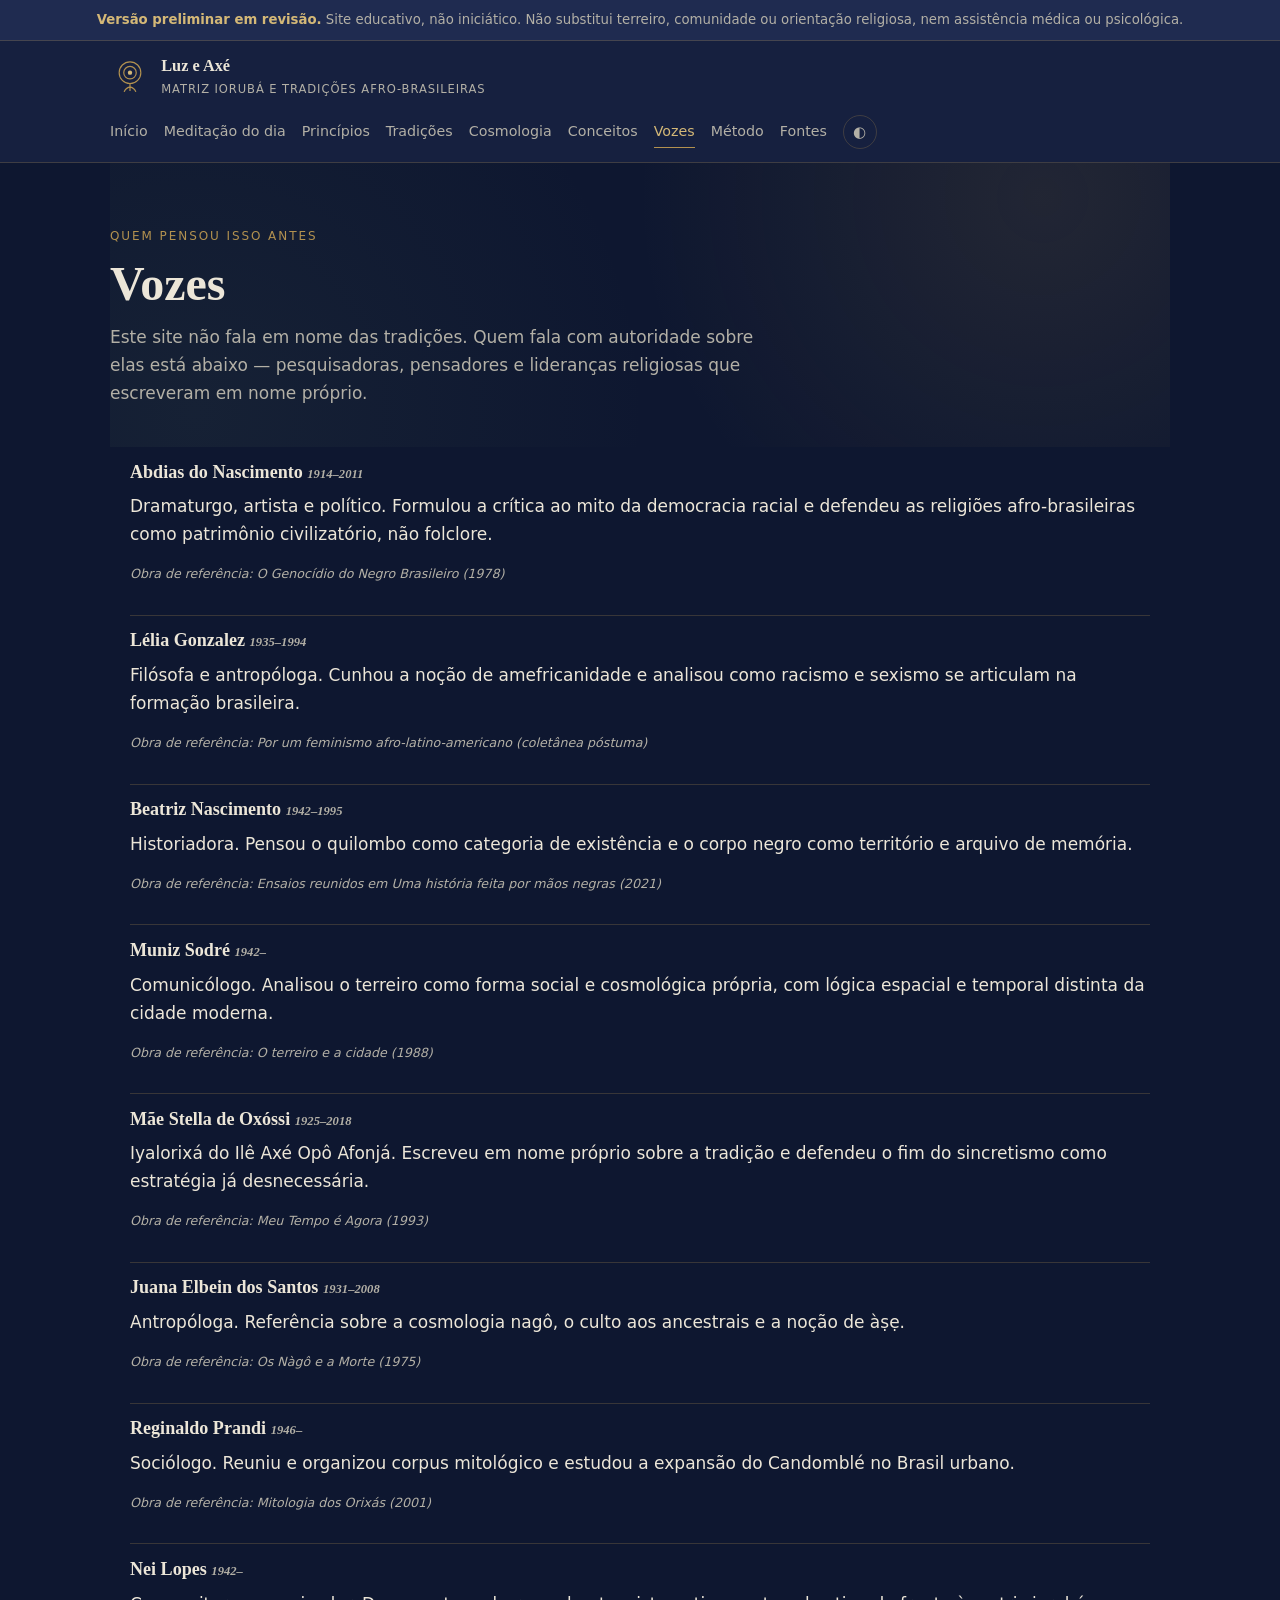
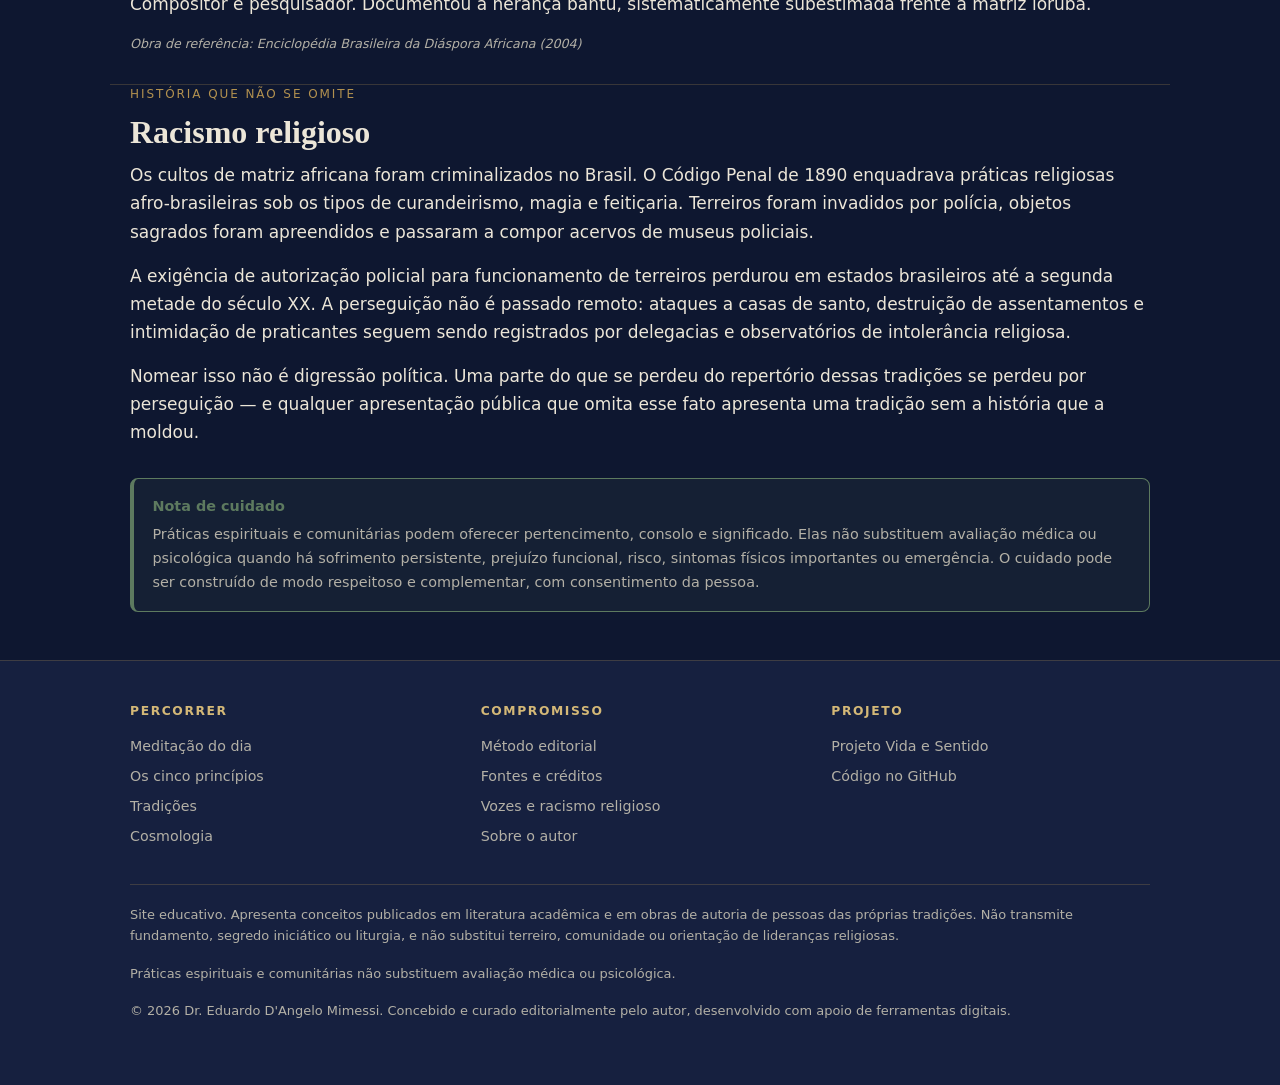
<file: docs/vozes.html>
<!doctype html>
<html lang="pt-BR" data-tema="escuro">
<head>
<meta charset="utf-8">
<meta name="viewport" content="width=device-width, initial-scale=1, viewport-fit=cover">
<title>Vozes e racismo religioso — Luz e Axé</title>
<meta name="description" content="Pensamento negro brasileiro sobre as tradições de matriz africana e a história da perseguição religiosa no Brasil.">
<meta name="author" content="Dr. Eduardo D'Angelo Mimessi">
<meta name="theme-color" content="#0e1730">
<link rel="canonical" href="https://luzeaxe.com.br/vozes.html">
<meta property="og:type" content="website">
<meta property="og:locale" content="pt_BR">
<meta property="og:site_name" content="Luz e Axé">
<meta property="og:title" content="Vozes e racismo religioso — Luz e Axé">
<meta property="og:description" content="Pensamento negro brasileiro sobre as tradições de matriz africana e a história da perseguição religiosa no Brasil.">
<link rel="manifest" href="manifest.webmanifest">
<link rel="stylesheet" href="assets/css/site.css">
</head>
<body>
<a class="pular" href="#conteudo">Ir para o conteúdo</a>

<div class="tarja">
  <strong>Versão preliminar em revisão.</strong> Site educativo, não iniciático. Não substitui terreiro, comunidade ou orientação religiosa, nem assistência médica ou psicológica.
</div>

<header class="topo">
  <div class="envolt topo-linha">
    <a class="marca" href="index.html">
      <svg class="selo-marca" viewBox="0 0 48 48" aria-hidden="true" focusable="false">
  <circle cx="24" cy="20" r="13"/><circle cx="24" cy="20" r="7.5"/>
  <circle class="nucleo" cx="24" cy="20" r="2.6"/>
  <path d="M24 33 V42 M24 37 C20 38 18 40 17 43 M24 37 C28 38 30 40 31 43"/>
</svg>
      <span><b>Luz e Axé</b><span>Matriz iorubá e tradições afro-brasileiras</span></span>
    </a>
    <nav class="menu" aria-label="Principal">
        <a href="index.html">Início</a>
        <a href="devocional.html">Meditação do dia</a>
        <a href="principios.html">Princípios</a>
        <a href="tradicoes.html">Tradições</a>
        <a href="orixas.html">Cosmologia</a>
        <a href="conceitos.html">Conceitos</a>
        <a href="vozes.html" aria-current="page">Vozes</a>
        <a href="metodo-editorial.html">Método</a>
        <a href="fontes.html">Fontes</a>
      <button class="tema" type="button" aria-label="Alternar tema">◐</button>
    </nav>
  </div>
</header>

<main id="conteudo">

  <div class="envolt hero" style="padding-bottom:1.5rem">
    <span class="olho">Quem pensou isso antes</span>
    <h1>Vozes</h1>
    <p class="sub">Este site não fala em nome das tradições. Quem fala com autoridade sobre elas está abaixo — pesquisadoras, pensadores e lideranças religiosas que escreveram em nome próprio.</p>
  </div>
  <section class="envolt" style="border-top:0;padding-top:0">
    <ul class="limpa">
      <li>
        <h3>Abdias do Nascimento <span class="origem">1914–2011</span></h3>
        <p>Dramaturgo, artista e político. Formulou a crítica ao mito da democracia racial e defendeu as religiões afro-brasileiras como patrimônio civilizatório, não folclore.</p>
        <p class="origem">Obra de referência: O Genocídio do Negro Brasileiro (1978)</p>
      </li>
      <li>
        <h3>Lélia Gonzalez <span class="origem">1935–1994</span></h3>
        <p>Filósofa e antropóloga. Cunhou a noção de amefricanidade e analisou como racismo e sexismo se articulam na formação brasileira.</p>
        <p class="origem">Obra de referência: Por um feminismo afro-latino-americano (coletânea póstuma)</p>
      </li>
      <li>
        <h3>Beatriz Nascimento <span class="origem">1942–1995</span></h3>
        <p>Historiadora. Pensou o quilombo como categoria de existência e o corpo negro como território e arquivo de memória.</p>
        <p class="origem">Obra de referência: Ensaios reunidos em Uma história feita por mãos negras (2021)</p>
      </li>
      <li>
        <h3>Muniz Sodré <span class="origem">1942–</span></h3>
        <p>Comunicólogo. Analisou o terreiro como forma social e cosmológica própria, com lógica espacial e temporal distinta da cidade moderna.</p>
        <p class="origem">Obra de referência: O terreiro e a cidade (1988)</p>
      </li>
      <li>
        <h3>Mãe Stella de Oxóssi <span class="origem">1925–2018</span></h3>
        <p>Iyalorixá do Ilê Axé Opô Afonjá. Escreveu em nome próprio sobre a tradição e defendeu o fim do sincretismo como estratégia já desnecessária.</p>
        <p class="origem">Obra de referência: Meu Tempo é Agora (1993)</p>
      </li>
      <li>
        <h3>Juana Elbein dos Santos <span class="origem">1931–2008</span></h3>
        <p>Antropóloga. Referência sobre a cosmologia nagô, o culto aos ancestrais e a noção de àṣẹ.</p>
        <p class="origem">Obra de referência: Os Nàgô e a Morte (1975)</p>
      </li>
      <li>
        <h3>Reginaldo Prandi <span class="origem">1946–</span></h3>
        <p>Sociólogo. Reuniu e organizou corpus mitológico e estudou a expansão do Candomblé no Brasil urbano.</p>
        <p class="origem">Obra de referência: Mitologia dos Orixás (2001)</p>
      </li>
      <li>
        <h3>Nei Lopes <span class="origem">1942–</span></h3>
        <p>Compositor e pesquisador. Documentou a herança bantu, sistematicamente subestimada frente à matriz iorubá.</p>
        <p class="origem">Obra de referência: Enciclopédia Brasileira da Diáspora Africana (2004)</p>
      </li>
    </ul>
  </section>
  <section class="envolt">
    <span class="olho">História que não se omite</span>
    <h2>Racismo religioso</h2>
    <p>Os cultos de matriz africana foram criminalizados no Brasil. O Código Penal de 1890 enquadrava práticas religiosas afro-brasileiras sob os tipos de curandeirismo, magia e feitiçaria. Terreiros foram invadidos por polícia, objetos sagrados foram apreendidos e passaram a compor acervos de museus policiais.</p>
    <p>A exigência de autorização policial para funcionamento de terreiros perdurou em estados brasileiros até a segunda metade do século XX. A perseguição não é passado remoto: ataques a casas de santo, destruição de assentamentos e intimidação de praticantes seguem sendo registrados por delegacias e observatórios de intolerância religiosa.</p>
    <p>Nomear isso não é digressão política. Uma parte do que se perdeu do repertório dessas tradições se perdeu por perseguição — e qualquer apresentação pública que omita esse fato apresenta uma tradição sem a história que a moldou.</p>
  </section>

  <div class="envolt" style="padding-bottom:3rem">
    <div class="nota-cuidado">
      <strong>Nota de cuidado</strong>
      <p>Práticas espirituais e comunitárias podem oferecer pertencimento, consolo e significado. Elas não substituem avaliação médica ou psicológica quando há sofrimento persistente, prejuízo funcional, risco, sintomas físicos importantes ou emergência. O cuidado pode ser construído de modo respeitoso e complementar, com consentimento da pessoa.</p>
    </div>
  </div>
</main>

<footer class="rodape">
  <div class="envolt">
    <div class="rodape-grade">
      <div>
        <h4>Percorrer</h4>
        <a href="devocional.html">Meditação do dia</a>
        <a href="principios.html">Os cinco princípios</a>
        <a href="tradicoes.html">Tradições</a>
        <a href="orixas.html">Cosmologia</a>
      </div>
      <div>
        <h4>Compromisso</h4>
        <a href="metodo-editorial.html">Método editorial</a>
        <a href="fontes.html">Fontes e créditos</a>
        <a href="vozes.html">Vozes e racismo religioso</a>
        <a href="autor.html">Sobre o autor</a>
      </div>
      <div>
        <h4>Projeto</h4>
        <a href="https://vidaesentido.com.br" rel="noopener">Projeto Vida e Sentido</a>
        <a href="https://github.com/edumimessi/luzeaxe" rel="noopener">Código no GitHub</a>
      </div>
    </div>
    <div class="legal">
      <p>Site educativo. Apresenta conceitos publicados em literatura acadêmica e em obras de autoria de pessoas das próprias tradições. Não transmite fundamento, segredo iniciático ou liturgia, e não substitui terreiro, comunidade ou orientação de lideranças religiosas.</p>
      <p>Práticas espirituais e comunitárias não substituem avaliação médica ou psicológica.</p>
      <p>© <span id="ano">2026</span> Dr. Eduardo D'Angelo Mimessi. Concebido e curado editorialmente pelo autor, desenvolvido com apoio de ferramentas digitais.</p>
    </div>
  </div>
</footer>
<script src="assets/js/app.js"></script>

</body>
</html>
</file>
<file: docs/assets/css/site.css>
/* Luz e Axé — identidade visual "Raízes de Luz"
 *
 * Base índigo/azul profundo, dourado envelhecido, marfim para leitura e verde
 * discreto como cor de vida. Linguagem abstrata: círculos, raízes e caminhos.
 *
 * Deliberadamente ausentes: fontes decorativas ditas "tribais", colagens
 * genericamente africanas, símbolos sagrados usados como ornamento e qualquer
 * representação de rituais ou de orixás.
 */

:root {
  --indigo: #0e1730;
  --indigo-2: #16203f;
  --indigo-3: #1f2b50;
  --ouro: #b2914f;
  --ouro-claro: #d4b877;
  --marfim: #f4efe3;
  --verde: #5d7a5f;
  --texto: #ece6d8;
  --texto-suave: #b3b0a6;
  --borda: rgba(178, 145, 79, 0.26);
  --max: 1060px;
  --serif: Georgia, 'Times New Roman', serif;
  --sans: system-ui, -apple-system, 'Segoe UI', Roboto, Helvetica, Arial, sans-serif;
}

[data-tema='claro'] {
  --indigo: #f4efe3;
  --indigo-2: #ece5d5;
  --indigo-3: #e0d7c3;
  --texto: #101a33;
  --texto-suave: #4a5266;
  --ouro: #7e6224;
  --ouro-claro: #96762f;
  --borda: rgba(30, 44, 80, 0.2);
}

* { box-sizing: border-box; }
html { scroll-behavior: smooth; }

body {
  margin: 0;
  background: var(--indigo);
  color: var(--texto);
  font-family: var(--sans);
  font-size: 17px;
  line-height: 1.65;
  -webkit-text-size-adjust: 100%;
}

.pular { position: absolute; left: -9999px; }
.pular:focus {
  left: 1rem; top: 1rem; z-index: 99;
  background: var(--ouro); color: var(--indigo);
  padding: .6rem 1rem; border-radius: 6px;
}

.envolt { max-width: var(--max); margin: 0 auto; padding: 0 1.25rem; }

/* ---------- marca: círculo com raiz, abstrato ---------- */

.selo-marca { width: 40px; height: 40px; flex: none; display: block; }
.selo-marca circle, .selo-marca path { fill: none; stroke: var(--ouro); stroke-width: 1.4; }
.selo-marca .nucleo { fill: var(--ouro-claro); stroke: none; }

/* ---------- cabeçalho ---------- */

header.topo {
  border-bottom: 1px solid var(--borda);
  background: var(--indigo-2);
  position: sticky; top: 0; z-index: 20;
}
.topo-linha {
  display: flex; align-items: center; gap: 1rem;
  justify-content: space-between; padding: .8rem 0; flex-wrap: wrap;
}
.marca { display: flex; align-items: center; gap: .7rem; text-decoration: none; color: inherit; }
.marca b { display: block; font-size: 1.02rem; font-family: var(--serif); }
.marca span span { display: block; font-size: .72rem; color: var(--texto-suave); letter-spacing: .08em; text-transform: uppercase; }

nav.menu { display: flex; gap: 1rem; flex-wrap: wrap; align-items: center; }
nav.menu a {
  color: var(--texto-suave); text-decoration: none; font-size: .89rem;
  padding: .2rem 0; border-bottom: 1px solid transparent;
}
nav.menu a:hover, nav.menu a:focus { color: var(--ouro-claro); border-bottom-color: var(--ouro); }
nav.menu a[aria-current='page'] { color: var(--ouro-claro); border-bottom-color: var(--ouro); }

button.tema {
  background: transparent; border: 1px solid var(--borda); color: var(--texto-suave);
  border-radius: 999px; width: 34px; height: 34px; cursor: pointer; font-size: .95rem;
}
button.tema:hover { color: var(--ouro-claro); border-color: var(--ouro); }

/* ---------- tarjas ---------- */

.tarja {
  background: var(--indigo-3); border-bottom: 1px solid var(--borda);
  font-size: .83rem; color: var(--texto-suave); text-align: center; padding: .55rem 1rem;
}
.tarja strong { color: var(--ouro-claro); }

.nota-cuidado {
  border: 1px solid var(--verde);
  border-left-width: 4px;
  border-radius: 8px;
  background: rgba(93, 122, 95, 0.09);
  padding: 1rem 1.15rem;
  margin: 2rem 0 0;
  font-size: .9rem;
}
.nota-cuidado strong { color: var(--verde); display: block; margin-bottom: .3rem; }
.nota-cuidado p { margin: 0; color: var(--texto-suave); }

/* ---------- tipografia ---------- */

h1, h2, h3 { font-family: var(--serif); font-weight: 600; line-height: 1.22; margin: 0 0 .6rem; }
h1 { font-size: clamp(1.9rem, 4.6vw, 3rem); }
h2 { font-size: clamp(1.4rem, 3vw, 2rem); margin-top: 0; }
h3 { font-size: 1.13rem; }
p { margin: 0 0 1rem; }
a { color: var(--ouro-claro); }

.olho {
  font-size: .75rem; letter-spacing: .16em; text-transform: uppercase;
  color: var(--ouro); margin-bottom: .5rem; display: block;
}
.sub { color: var(--texto-suave); max-width: 62ch; }

section { padding: 3rem 0; border-top: 1px solid var(--borda); }
section:first-of-type { border-top: 0; }

/* ---------- hero com raízes abstratas ---------- */

.hero {
  padding: 4rem 0 3rem;
  position: relative;
  background-image:
    radial-gradient(circle at 88% 12%, rgba(178,145,79,.12), transparent 42%),
    radial-gradient(circle at 8% 88%, rgba(93,122,95,.10), transparent 45%);
}
.hero h1 em { color: var(--ouro-claro); font-style: italic; }

.acoes { display: flex; gap: .8rem; flex-wrap: wrap; margin-top: 1.6rem; }
.botao {
  display: inline-block; padding: .72rem 1.3rem; border-radius: 999px;
  text-decoration: none; font-size: .92rem; border: 1px solid var(--ouro); color: var(--ouro-claro);
}
.botao.cheio { background: var(--ouro); color: #0e1730; }
.botao:hover { background: var(--ouro-claro); color: #0e1730; }

/* ---------- grades e cartões ---------- */

.grade { display: grid; gap: 1rem; }
.g2 { grid-template-columns: repeat(auto-fit, minmax(280px, 1fr)); }
.g3 { grid-template-columns: repeat(auto-fit, minmax(230px, 1fr)); }

.cartao {
  background: var(--indigo-2); border: 1px solid var(--borda);
  border-radius: 12px; padding: 1.3rem;
}
.cartao h3 { color: var(--ouro-claro); }
.cartao p:last-child { margin-bottom: 0; }
.cartao .num { font-family: var(--serif); color: var(--ouro); font-size: .84rem; letter-spacing: .1em; }
a.cartao { text-decoration: none; color: inherit; display: block; }
a.cartao:hover { border-color: var(--ouro); }

/* ---------- selos de gênero de texto ---------- */

.selo-genero {
  display: inline-block; font-size: .67rem; letter-spacing: .13em;
  text-transform: uppercase; padding: .2rem .6rem; border-radius: 999px;
  border: 1px solid var(--borda); color: var(--texto-suave); margin-bottom: .5rem;
}
.selo-genero.termo     { border-color: rgba(178,145,79,.65); color: var(--ouro-claro); }
.selo-genero.sintese   { border-color: rgba(93,122,95,.75);  color: #8fae91; }
.selo-genero.autoral   { border-color: rgba(150,165,215,.6); color: #a9b7e0; }
.selo-genero.aplicacao { border-color: rgba(160,160,160,.45); color: var(--texto-suave); }
.selo-genero.contexto  { border-color: rgba(178,145,79,.45); color: #c3a978; }
.selo-genero.voz       { border-color: rgba(120,175,190,.7); color: #8dc0cf; }
.selo-genero.saude     { border-color: rgba(93,122,95,.9);  color: #7fae82; }
.selo-genero.alerta    { border-color: #b8663f; color: #d98b60; }

/* ---------- devocional ---------- */

.leitor { background: var(--indigo-2); border: 1px solid var(--borda); border-radius: 14px; padding: 1.6rem; }
.leitor .termo-linha { font-family: var(--serif); font-size: 1.55rem; color: var(--ouro-claro); margin: 0 0 .2rem; }
.leitor .traducao { color: var(--texto-suave); font-size: .92rem; margin-bottom: 1.2rem; }
.bloco { padding: 1.1rem 0; border-top: 1px dashed var(--borda); }
.bloco:first-of-type { border-top: 0; }
.bloco h4 { margin: 0 0 .4rem; font-size: .95rem; color: var(--texto); font-family: var(--sans); }
.bloco p { margin: 0; color: var(--texto-suave); }
.origem { font-size: .79rem; color: var(--texto-suave); font-style: italic; }

.navega { display: flex; gap: .7rem; justify-content: space-between; margin-top: 1.4rem; flex-wrap: wrap; }
.navega button {
  background: transparent; border: 1px solid var(--borda); color: var(--texto-suave);
  border-radius: 999px; padding: .5rem 1.1rem; cursor: pointer; font-size: .87rem;
}
.navega button:hover { color: var(--ouro-claro); border-color: var(--ouro); }

/* ---------- listas ---------- */

ul.limpa { list-style: none; padding: 0; margin: 0; }
ul.limpa li { padding: .85rem 0; border-top: 1px solid var(--borda); }
ul.limpa li:first-child { border-top: 0; }

dl.fontes { margin: 0; }
dl.fontes dt { font-weight: 600; color: var(--texto); margin-top: 1rem; }
dl.fontes dd { margin: .15rem 0 0; color: var(--texto-suave); font-size: .92rem; }

/* ---------- páginas de estado ---------- */

.estado { text-align: center; padding: 5rem 1.25rem; }
.estado .selo-marca { margin: 0 auto 1.5rem; width: 64px; height: 64px; }

/* ---------- rodapé ---------- */

footer.rodape {
  border-top: 1px solid var(--borda); background: var(--indigo-2);
  padding: 2.5rem 0 3rem; font-size: .89rem; color: var(--texto-suave);
}
footer.rodape h4 {
  color: var(--ouro-claro); font-size: .77rem; letter-spacing: .13em;
  text-transform: uppercase; margin: 0 0 .7rem; font-family: var(--sans);
}
footer.rodape a { color: var(--texto-suave); text-decoration: none; display: block; padding: .2rem 0; }
footer.rodape a:hover { color: var(--ouro-claro); }
.rodape-grade { display: grid; gap: 2rem; grid-template-columns: repeat(auto-fit, minmax(190px, 1fr)); margin-bottom: 2rem; }
.legal { border-top: 1px solid var(--borda); padding-top: 1.2rem; font-size: .81rem; }

@media (prefers-reduced-motion: reduce) { html { scroll-behavior: auto; } }

.leitor-acoes { justify-content: flex-start; }
.leitor-acoes button[aria-pressed="true"] {
  color: var(--ouro-claro);
  border-color: var(--ouro);
  font-weight: 700;
}
.acervo-filtros {
  display: flex;
  align-items: end;
  flex-wrap: wrap;
  gap: 1rem;
  margin-bottom: 1rem;
}
.acervo-filtros input[type="search"], #url-leitura {
  display: block;
  width: 100%;
  padding: .65rem;
  font: inherit;
  color: var(--texto);
  background: var(--indigo-2);
  border: 1px solid var(--borda);
  border-radius: 8px;
}
.acervo-filtros .so-favoritos { padding-block: .65rem; }
.acervo-lista li > span {
  display: block;
  color: var(--texto-suave);
  font-size: .9rem;
}
#leitor { scroll-margin-top: 6rem; }
</file>
